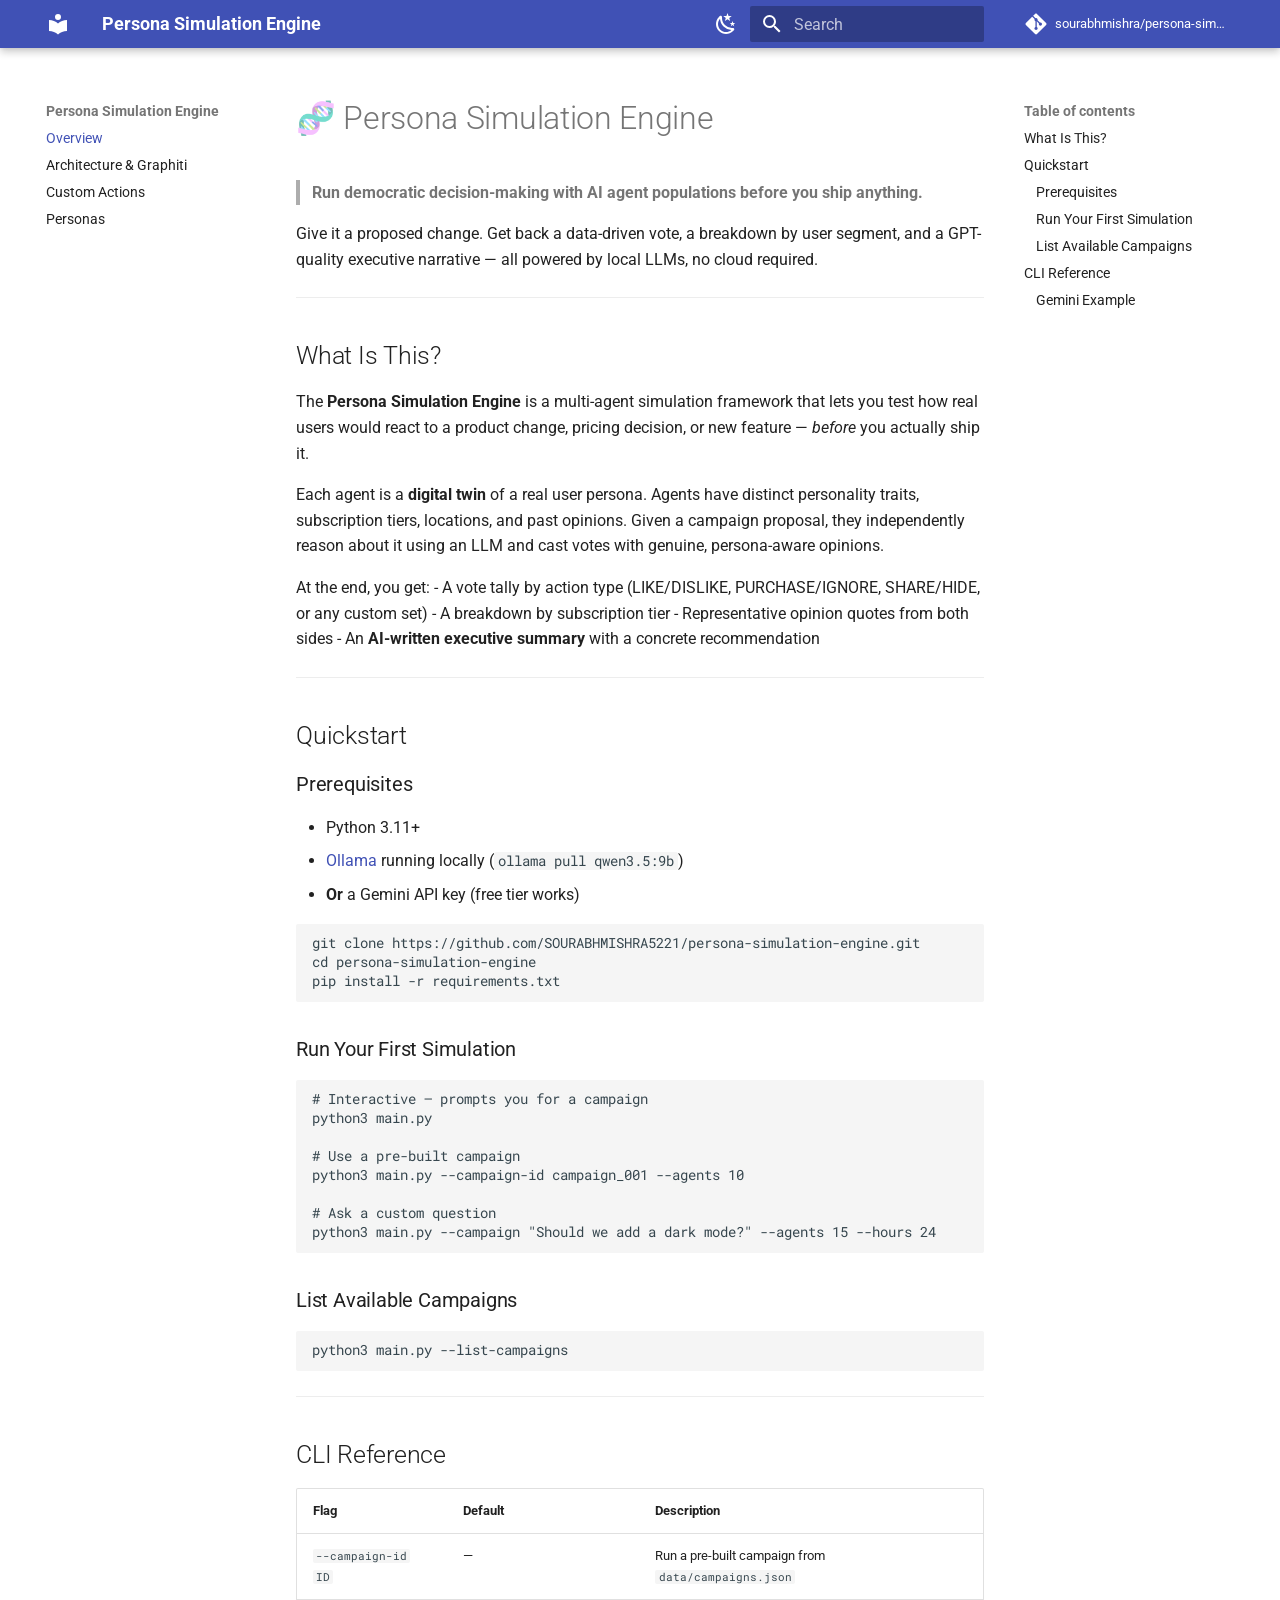
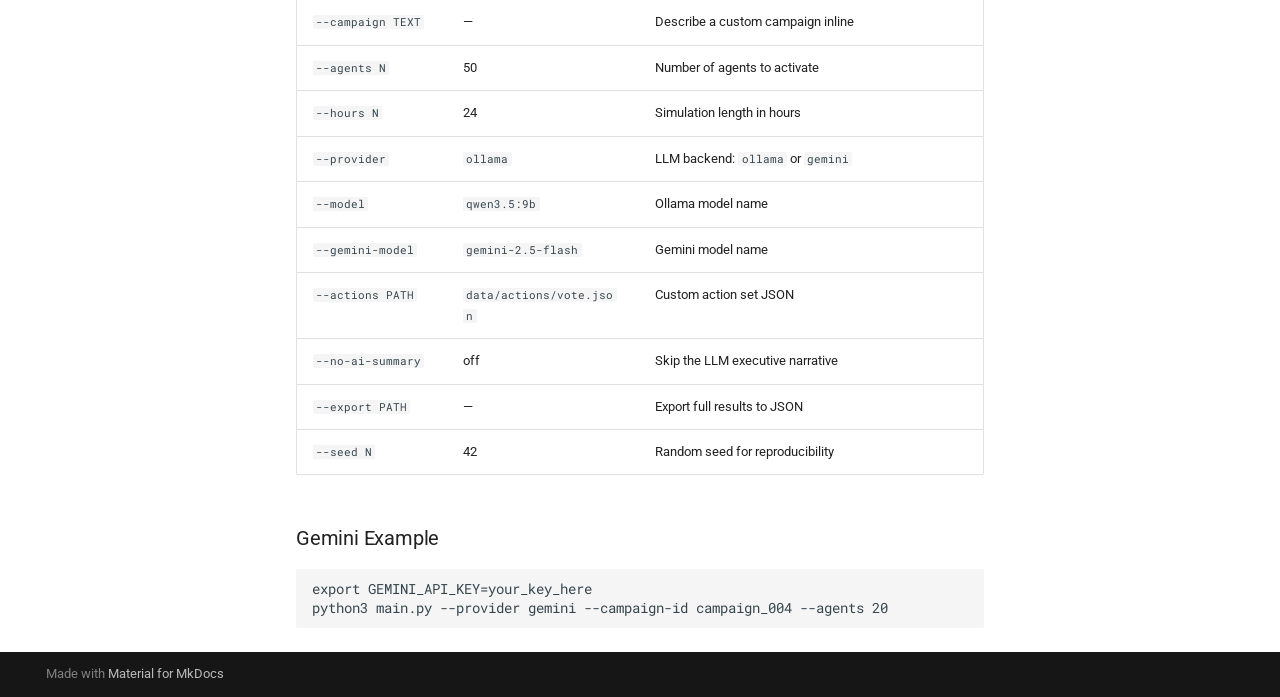
<file: index.html>
<!doctype html>
<html lang="en" class="no-js">
  <head>
    
      <meta charset="utf-8">
      <meta name="viewport" content="width=device-width,initial-scale=1">
      
        <meta name="description" content="Run democratic decision-making with AI agent populations before you ship anything.">
      
      
      
      
      
        <link rel="next" href="architecture/">
      
      
        
      
      
      <link rel="icon" href="assets/images/favicon.png">
      <meta name="generator" content="mkdocs-1.6.1, mkdocs-material-9.7.6">
    
    
      
        <title>Persona Simulation Engine</title>
      
    
    
      <link rel="stylesheet" href="assets/stylesheets/main.484c7ddc.min.css">
      
        
        <link rel="stylesheet" href="assets/stylesheets/palette.ab4e12ef.min.css">
      
      


    
    
      
    
    
      
        
        
        <link rel="preconnect" href="https://fonts.gstatic.com" crossorigin>
        <link rel="stylesheet" href="https://fonts.googleapis.com/css?family=Roboto:300,300i,400,400i,700,700i%7CRoboto+Mono:400,400i,700,700i&display=fallback">
        <style>:root{--md-text-font:"Roboto";--md-code-font:"Roboto Mono"}</style>
      
    
    
    <script>__md_scope=new URL(".",location),__md_hash=e=>[...e].reduce(((e,_)=>(e<<5)-e+_.charCodeAt(0)),0),__md_get=(e,_=localStorage,t=__md_scope)=>JSON.parse(_.getItem(t.pathname+"."+e)),__md_set=(e,_,t=localStorage,a=__md_scope)=>{try{t.setItem(a.pathname+"."+e,JSON.stringify(_))}catch(e){}}</script>
    
      

    
    
  </head>
  
  
    
    
      
    
    
    
    
    <body dir="ltr" data-md-color-scheme="default" data-md-color-primary="indigo" data-md-color-accent="deep-purple">
  
    
    <input class="md-toggle" data-md-toggle="drawer" type="checkbox" id="__drawer" autocomplete="off">
    <input class="md-toggle" data-md-toggle="search" type="checkbox" id="__search" autocomplete="off">
    <label class="md-overlay" for="__drawer"></label>
    <div data-md-component="skip">
      
        
        <a href="#persona-simulation-engine" class="md-skip">
          Skip to content
        </a>
      
    </div>
    <div data-md-component="announce">
      
    </div>
    
    
      

  

<header class="md-header md-header--shadow" data-md-component="header">
  <nav class="md-header__inner md-grid" aria-label="Header">
    <a href="." title="Persona Simulation Engine" class="md-header__button md-logo" aria-label="Persona Simulation Engine" data-md-component="logo">
      
  
  <svg xmlns="http://www.w3.org/2000/svg" viewBox="0 0 24 24"><path d="M12 8a3 3 0 0 0 3-3 3 3 0 0 0-3-3 3 3 0 0 0-3 3 3 3 0 0 0 3 3m0 3.54C9.64 9.35 6.5 8 3 8v11c3.5 0 6.64 1.35 9 3.54 2.36-2.19 5.5-3.54 9-3.54V8c-3.5 0-6.64 1.35-9 3.54"/></svg>

    </a>
    <label class="md-header__button md-icon" for="__drawer">
      
      <svg xmlns="http://www.w3.org/2000/svg" viewBox="0 0 24 24"><path d="M3 6h18v2H3zm0 5h18v2H3zm0 5h18v2H3z"/></svg>
    </label>
    <div class="md-header__title" data-md-component="header-title">
      <div class="md-header__ellipsis">
        <div class="md-header__topic">
          <span class="md-ellipsis">
            Persona Simulation Engine
          </span>
        </div>
        <div class="md-header__topic" data-md-component="header-topic">
          <span class="md-ellipsis">
            
              Overview
            
          </span>
        </div>
      </div>
    </div>
    
      
        <form class="md-header__option" data-md-component="palette">
  
    
    
    
    <input class="md-option" data-md-color-media="(prefers-color-scheme: light)" data-md-color-scheme="default" data-md-color-primary="indigo" data-md-color-accent="deep-purple"  aria-label="Switch to dark mode"  type="radio" name="__palette" id="__palette_0">
    
      <label class="md-header__button md-icon" title="Switch to dark mode" for="__palette_1" hidden>
        <svg xmlns="http://www.w3.org/2000/svg" viewBox="0 0 24 24"><path d="m17.75 4.09-2.53 1.94.91 3.06-2.63-1.81-2.63 1.81.91-3.06-2.53-1.94L12.44 4l1.06-3 1.06 3zm3.5 6.91-1.64 1.25.59 1.98-1.7-1.17-1.7 1.17.59-1.98L15.75 11l2.06-.05L18.5 9l.69 1.95zm-2.28 4.95c.83-.08 1.72 1.1 1.19 1.85-.32.45-.66.87-1.08 1.27C15.17 23 8.84 23 4.94 19.07c-3.91-3.9-3.91-10.24 0-14.14.4-.4.82-.76 1.27-1.08.75-.53 1.93.36 1.85 1.19-.27 2.86.69 5.83 2.89 8.02a9.96 9.96 0 0 0 8.02 2.89m-1.64 2.02a12.08 12.08 0 0 1-7.8-3.47c-2.17-2.19-3.33-5-3.49-7.82-2.81 3.14-2.7 7.96.31 10.98 3.02 3.01 7.84 3.12 10.98.31"/></svg>
      </label>
    
  
    
    
    
    <input class="md-option" data-md-color-media="(prefers-color-scheme: dark)" data-md-color-scheme="slate" data-md-color-primary="indigo" data-md-color-accent="deep-purple"  aria-label="Switch to light mode"  type="radio" name="__palette" id="__palette_1">
    
      <label class="md-header__button md-icon" title="Switch to light mode" for="__palette_0" hidden>
        <svg xmlns="http://www.w3.org/2000/svg" viewBox="0 0 24 24"><path d="M12 7a5 5 0 0 1 5 5 5 5 0 0 1-5 5 5 5 0 0 1-5-5 5 5 0 0 1 5-5m0 2a3 3 0 0 0-3 3 3 3 0 0 0 3 3 3 3 0 0 0 3-3 3 3 0 0 0-3-3m0-7 2.39 3.42C13.65 5.15 12.84 5 12 5s-1.65.15-2.39.42zM3.34 7l4.16-.35A7.2 7.2 0 0 0 5.94 8.5c-.44.74-.69 1.5-.83 2.29zm.02 10 1.76-3.77a7.131 7.131 0 0 0 2.38 4.14zM20.65 7l-1.77 3.79a7.02 7.02 0 0 0-2.38-4.15zm-.01 10-4.14.36c.59-.51 1.12-1.14 1.54-1.86.42-.73.69-1.5.83-2.29zM12 22l-2.41-3.44c.74.27 1.55.44 2.41.44.82 0 1.63-.17 2.37-.44z"/></svg>
      </label>
    
  
</form>
      
    
    
      <script>var palette=__md_get("__palette");if(palette&&palette.color){if("(prefers-color-scheme)"===palette.color.media){var media=matchMedia("(prefers-color-scheme: light)"),input=document.querySelector(media.matches?"[data-md-color-media='(prefers-color-scheme: light)']":"[data-md-color-media='(prefers-color-scheme: dark)']");palette.color.media=input.getAttribute("data-md-color-media"),palette.color.scheme=input.getAttribute("data-md-color-scheme"),palette.color.primary=input.getAttribute("data-md-color-primary"),palette.color.accent=input.getAttribute("data-md-color-accent")}for(var[key,value]of Object.entries(palette.color))document.body.setAttribute("data-md-color-"+key,value)}</script>
    
    
    
      
      
        <label class="md-header__button md-icon" for="__search">
          
          <svg xmlns="http://www.w3.org/2000/svg" viewBox="0 0 24 24"><path d="M9.5 3A6.5 6.5 0 0 1 16 9.5c0 1.61-.59 3.09-1.56 4.23l.27.27h.79l5 5-1.5 1.5-5-5v-.79l-.27-.27A6.52 6.52 0 0 1 9.5 16 6.5 6.5 0 0 1 3 9.5 6.5 6.5 0 0 1 9.5 3m0 2C7 5 5 7 5 9.5S7 14 9.5 14 14 12 14 9.5 12 5 9.5 5"/></svg>
        </label>
        <div class="md-search" data-md-component="search" role="dialog">
  <label class="md-search__overlay" for="__search"></label>
  <div class="md-search__inner" role="search">
    <form class="md-search__form" name="search">
      <input type="text" class="md-search__input" name="query" aria-label="Search" placeholder="Search" autocapitalize="off" autocorrect="off" autocomplete="off" spellcheck="false" data-md-component="search-query" required>
      <label class="md-search__icon md-icon" for="__search">
        
        <svg xmlns="http://www.w3.org/2000/svg" viewBox="0 0 24 24"><path d="M9.5 3A6.5 6.5 0 0 1 16 9.5c0 1.61-.59 3.09-1.56 4.23l.27.27h.79l5 5-1.5 1.5-5-5v-.79l-.27-.27A6.52 6.52 0 0 1 9.5 16 6.5 6.5 0 0 1 3 9.5 6.5 6.5 0 0 1 9.5 3m0 2C7 5 5 7 5 9.5S7 14 9.5 14 14 12 14 9.5 12 5 9.5 5"/></svg>
        
        <svg xmlns="http://www.w3.org/2000/svg" viewBox="0 0 24 24"><path d="M20 11v2H8l5.5 5.5-1.42 1.42L4.16 12l7.92-7.92L13.5 5.5 8 11z"/></svg>
      </label>
      <nav class="md-search__options" aria-label="Search">
        
        <button type="reset" class="md-search__icon md-icon" title="Clear" aria-label="Clear" tabindex="-1">
          
          <svg xmlns="http://www.w3.org/2000/svg" viewBox="0 0 24 24"><path d="M19 6.41 17.59 5 12 10.59 6.41 5 5 6.41 10.59 12 5 17.59 6.41 19 12 13.41 17.59 19 19 17.59 13.41 12z"/></svg>
        </button>
      </nav>
      
    </form>
    <div class="md-search__output">
      <div class="md-search__scrollwrap" tabindex="0" data-md-scrollfix>
        <div class="md-search-result" data-md-component="search-result">
          <div class="md-search-result__meta">
            Initializing search
          </div>
          <ol class="md-search-result__list" role="presentation"></ol>
        </div>
      </div>
    </div>
  </div>
</div>
      
    
    
      <div class="md-header__source">
        <a href="https://github.com/SOURABHMISHRA5221/persona-simulation-engine" title="Go to repository" class="md-source" data-md-component="source">
  <div class="md-source__icon md-icon">
    
    <svg xmlns="http://www.w3.org/2000/svg" viewBox="0 0 448 512"><!--! Font Awesome Free 7.1.0 by @fontawesome - https://fontawesome.com License - https://fontawesome.com/license/free (Icons: CC BY 4.0, Fonts: SIL OFL 1.1, Code: MIT License) Copyright 2025 Fonticons, Inc.--><path d="M439.6 236.1 244 40.5c-5.4-5.5-12.8-8.5-20.4-8.5s-15 3-20.4 8.4L162.5 81l51.5 51.5c27.1-9.1 52.7 16.8 43.4 43.7l49.7 49.7c34.2-11.8 61.2 31 35.5 56.7-26.5 26.5-70.2-2.9-56-37.3L240.3 199v121.9c25.3 12.5 22.3 41.8 9.1 55-6.4 6.4-15.2 10.1-24.3 10.1s-17.8-3.6-24.3-10.1c-17.6-17.6-11.1-46.9 11.2-56v-123c-20.8-8.5-24.6-30.7-18.6-45L142.6 101 8.5 235.1C3 240.6 0 247.9 0 255.5s3 15 8.5 20.4l195.6 195.7c5.4 5.4 12.7 8.4 20.4 8.4s15-3 20.4-8.4l194.7-194.7c5.4-5.4 8.4-12.8 8.4-20.4s-3-15-8.4-20.4"/></svg>
  </div>
  <div class="md-source__repository">
    sourabhmishra/persona-simulation-engine
  </div>
</a>
      </div>
    
  </nav>
  
</header>
    
    <div class="md-container" data-md-component="container">
      
      
        
          
        
      
      <main class="md-main" data-md-component="main">
        <div class="md-main__inner md-grid">
          
            
              
              <div class="md-sidebar md-sidebar--primary" data-md-component="sidebar" data-md-type="navigation" >
                <div class="md-sidebar__scrollwrap">
                  <div class="md-sidebar__inner">
                    



<nav class="md-nav md-nav--primary" aria-label="Navigation" data-md-level="0">
  <label class="md-nav__title" for="__drawer">
    <a href="." title="Persona Simulation Engine" class="md-nav__button md-logo" aria-label="Persona Simulation Engine" data-md-component="logo">
      
  
  <svg xmlns="http://www.w3.org/2000/svg" viewBox="0 0 24 24"><path d="M12 8a3 3 0 0 0 3-3 3 3 0 0 0-3-3 3 3 0 0 0-3 3 3 3 0 0 0 3 3m0 3.54C9.64 9.35 6.5 8 3 8v11c3.5 0 6.64 1.35 9 3.54 2.36-2.19 5.5-3.54 9-3.54V8c-3.5 0-6.64 1.35-9 3.54"/></svg>

    </a>
    Persona Simulation Engine
  </label>
  
    <div class="md-nav__source">
      <a href="https://github.com/SOURABHMISHRA5221/persona-simulation-engine" title="Go to repository" class="md-source" data-md-component="source">
  <div class="md-source__icon md-icon">
    
    <svg xmlns="http://www.w3.org/2000/svg" viewBox="0 0 448 512"><!--! Font Awesome Free 7.1.0 by @fontawesome - https://fontawesome.com License - https://fontawesome.com/license/free (Icons: CC BY 4.0, Fonts: SIL OFL 1.1, Code: MIT License) Copyright 2025 Fonticons, Inc.--><path d="M439.6 236.1 244 40.5c-5.4-5.5-12.8-8.5-20.4-8.5s-15 3-20.4 8.4L162.5 81l51.5 51.5c27.1-9.1 52.7 16.8 43.4 43.7l49.7 49.7c34.2-11.8 61.2 31 35.5 56.7-26.5 26.5-70.2-2.9-56-37.3L240.3 199v121.9c25.3 12.5 22.3 41.8 9.1 55-6.4 6.4-15.2 10.1-24.3 10.1s-17.8-3.6-24.3-10.1c-17.6-17.6-11.1-46.9 11.2-56v-123c-20.8-8.5-24.6-30.7-18.6-45L142.6 101 8.5 235.1C3 240.6 0 247.9 0 255.5s3 15 8.5 20.4l195.6 195.7c5.4 5.4 12.7 8.4 20.4 8.4s15-3 20.4-8.4l194.7-194.7c5.4-5.4 8.4-12.8 8.4-20.4s-3-15-8.4-20.4"/></svg>
  </div>
  <div class="md-source__repository">
    sourabhmishra/persona-simulation-engine
  </div>
</a>
    </div>
  
  <ul class="md-nav__list" data-md-scrollfix>
    
      
      
  
  
    
  
  
  
    <li class="md-nav__item md-nav__item--active">
      
      <input class="md-nav__toggle md-toggle" type="checkbox" id="__toc">
      
      
        
      
      
        <label class="md-nav__link md-nav__link--active" for="__toc">
          
  
  
  <span class="md-ellipsis">
    
  
    Overview
  

    
  </span>
  
  

          <span class="md-nav__icon md-icon"></span>
        </label>
      
      <a href="." class="md-nav__link md-nav__link--active">
        
  
  
  <span class="md-ellipsis">
    
  
    Overview
  

    
  </span>
  
  

      </a>
      
        

<nav class="md-nav md-nav--secondary" aria-label="Table of contents">
  
  
  
    
  
  
    <label class="md-nav__title" for="__toc">
      <span class="md-nav__icon md-icon"></span>
      Table of contents
    </label>
    <ul class="md-nav__list" data-md-component="toc" data-md-scrollfix>
      
        <li class="md-nav__item">
  <a href="#what-is-this" class="md-nav__link">
    <span class="md-ellipsis">
      
        What Is This?
      
    </span>
  </a>
  
</li>
      
        <li class="md-nav__item">
  <a href="#quickstart" class="md-nav__link">
    <span class="md-ellipsis">
      
        Quickstart
      
    </span>
  </a>
  
    <nav class="md-nav" aria-label="Quickstart">
      <ul class="md-nav__list">
        
          <li class="md-nav__item">
  <a href="#prerequisites" class="md-nav__link">
    <span class="md-ellipsis">
      
        Prerequisites
      
    </span>
  </a>
  
</li>
        
          <li class="md-nav__item">
  <a href="#run-your-first-simulation" class="md-nav__link">
    <span class="md-ellipsis">
      
        Run Your First Simulation
      
    </span>
  </a>
  
</li>
        
          <li class="md-nav__item">
  <a href="#list-available-campaigns" class="md-nav__link">
    <span class="md-ellipsis">
      
        List Available Campaigns
      
    </span>
  </a>
  
</li>
        
      </ul>
    </nav>
  
</li>
      
        <li class="md-nav__item">
  <a href="#cli-reference" class="md-nav__link">
    <span class="md-ellipsis">
      
        CLI Reference
      
    </span>
  </a>
  
    <nav class="md-nav" aria-label="CLI Reference">
      <ul class="md-nav__list">
        
          <li class="md-nav__item">
  <a href="#gemini-example" class="md-nav__link">
    <span class="md-ellipsis">
      
        Gemini Example
      
    </span>
  </a>
  
</li>
        
      </ul>
    </nav>
  
</li>
      
    </ul>
  
</nav>
      
    </li>
  

    
      
      
  
  
  
  
    <li class="md-nav__item">
      <a href="architecture/" class="md-nav__link">
        
  
  
  <span class="md-ellipsis">
    
  
    Architecture & Graphiti
  

    
  </span>
  
  

      </a>
    </li>
  

    
      
      
  
  
  
  
    <li class="md-nav__item">
      <a href="custom_actions/" class="md-nav__link">
        
  
  
  <span class="md-ellipsis">
    
  
    Custom Actions
  

    
  </span>
  
  

      </a>
    </li>
  

    
      
      
  
  
  
  
    <li class="md-nav__item">
      <a href="personas/" class="md-nav__link">
        
  
  
  <span class="md-ellipsis">
    
  
    Personas
  

    
  </span>
  
  

      </a>
    </li>
  

    
  </ul>
</nav>
                  </div>
                </div>
              </div>
            
            
              
              <div class="md-sidebar md-sidebar--secondary" data-md-component="sidebar" data-md-type="toc" >
                <div class="md-sidebar__scrollwrap">
                  <div class="md-sidebar__inner">
                    

<nav class="md-nav md-nav--secondary" aria-label="Table of contents">
  
  
  
    
  
  
    <label class="md-nav__title" for="__toc">
      <span class="md-nav__icon md-icon"></span>
      Table of contents
    </label>
    <ul class="md-nav__list" data-md-component="toc" data-md-scrollfix>
      
        <li class="md-nav__item">
  <a href="#what-is-this" class="md-nav__link">
    <span class="md-ellipsis">
      
        What Is This?
      
    </span>
  </a>
  
</li>
      
        <li class="md-nav__item">
  <a href="#quickstart" class="md-nav__link">
    <span class="md-ellipsis">
      
        Quickstart
      
    </span>
  </a>
  
    <nav class="md-nav" aria-label="Quickstart">
      <ul class="md-nav__list">
        
          <li class="md-nav__item">
  <a href="#prerequisites" class="md-nav__link">
    <span class="md-ellipsis">
      
        Prerequisites
      
    </span>
  </a>
  
</li>
        
          <li class="md-nav__item">
  <a href="#run-your-first-simulation" class="md-nav__link">
    <span class="md-ellipsis">
      
        Run Your First Simulation
      
    </span>
  </a>
  
</li>
        
          <li class="md-nav__item">
  <a href="#list-available-campaigns" class="md-nav__link">
    <span class="md-ellipsis">
      
        List Available Campaigns
      
    </span>
  </a>
  
</li>
        
      </ul>
    </nav>
  
</li>
      
        <li class="md-nav__item">
  <a href="#cli-reference" class="md-nav__link">
    <span class="md-ellipsis">
      
        CLI Reference
      
    </span>
  </a>
  
    <nav class="md-nav" aria-label="CLI Reference">
      <ul class="md-nav__list">
        
          <li class="md-nav__item">
  <a href="#gemini-example" class="md-nav__link">
    <span class="md-ellipsis">
      
        Gemini Example
      
    </span>
  </a>
  
</li>
        
      </ul>
    </nav>
  
</li>
      
    </ul>
  
</nav>
                  </div>
                </div>
              </div>
            
          
          
            <div class="md-content" data-md-component="content">
              
              <article class="md-content__inner md-typeset">
                
                  


  
  


<h1 id="persona-simulation-engine">🧬 Persona Simulation Engine</h1>
<blockquote>
<p><strong>Run democratic decision-making with AI agent populations before you ship anything.</strong></p>
</blockquote>
<p>Give it a proposed change. Get back a data-driven vote, a breakdown by user segment, and a GPT-quality executive narrative — all powered by local LLMs, no cloud required.</p>
<hr />
<h2 id="what-is-this">What Is This?</h2>
<p>The <strong>Persona Simulation Engine</strong> is a multi-agent simulation framework that lets you test how real users would react to a product change, pricing decision, or new feature — <em>before</em> you actually ship it.</p>
<p>Each agent is a <strong>digital twin</strong> of a real user persona. Agents have distinct personality traits, subscription tiers, locations, and past opinions. Given a campaign proposal, they independently reason about it using an LLM and cast votes with genuine, persona-aware opinions.</p>
<p>At the end, you get:
- A vote tally by action type (LIKE/DISLIKE, PURCHASE/IGNORE, SHARE/HIDE, or any custom set)
- A breakdown by subscription tier
- Representative opinion quotes from both sides
- An <strong>AI-written executive summary</strong> with a concrete recommendation</p>
<hr />
<h2 id="quickstart">Quickstart</h2>
<h3 id="prerequisites">Prerequisites</h3>
<ul>
<li>Python 3.11+</li>
<li><a href="https://ollama.com">Ollama</a> running locally (<code>ollama pull qwen3.5:9b</code>)</li>
<li><strong>Or</strong> a Gemini API key (free tier works)</li>
</ul>
<pre><code class="language-bash">git clone https://github.com/SOURABHMISHRA5221/persona-simulation-engine.git
cd persona-simulation-engine
pip install -r requirements.txt
</code></pre>
<h3 id="run-your-first-simulation">Run Your First Simulation</h3>
<pre><code class="language-bash"># Interactive — prompts you for a campaign
python3 main.py

# Use a pre-built campaign
python3 main.py --campaign-id campaign_001 --agents 10

# Ask a custom question
python3 main.py --campaign &quot;Should we add a dark mode?&quot; --agents 15 --hours 24
</code></pre>
<h3 id="list-available-campaigns">List Available Campaigns</h3>
<pre><code class="language-bash">python3 main.py --list-campaigns
</code></pre>
<hr />
<h2 id="cli-reference">CLI Reference</h2>
<table>
<thead>
<tr>
<th>Flag</th>
<th>Default</th>
<th>Description</th>
</tr>
</thead>
<tbody>
<tr>
<td><code>--campaign-id ID</code></td>
<td>—</td>
<td>Run a pre-built campaign from <code>data/campaigns.json</code></td>
</tr>
<tr>
<td><code>--campaign TEXT</code></td>
<td>—</td>
<td>Describe a custom campaign inline</td>
</tr>
<tr>
<td><code>--agents N</code></td>
<td>50</td>
<td>Number of agents to activate</td>
</tr>
<tr>
<td><code>--hours N</code></td>
<td>24</td>
<td>Simulation length in hours</td>
</tr>
<tr>
<td><code>--provider</code></td>
<td><code>ollama</code></td>
<td>LLM backend: <code>ollama</code> or <code>gemini</code></td>
</tr>
<tr>
<td><code>--model</code></td>
<td><code>qwen3.5:9b</code></td>
<td>Ollama model name</td>
</tr>
<tr>
<td><code>--gemini-model</code></td>
<td><code>gemini-2.5-flash</code></td>
<td>Gemini model name</td>
</tr>
<tr>
<td><code>--actions PATH</code></td>
<td><code>data/actions/vote.json</code></td>
<td>Custom action set JSON</td>
</tr>
<tr>
<td><code>--no-ai-summary</code></td>
<td>off</td>
<td>Skip the LLM executive narrative</td>
</tr>
<tr>
<td><code>--export PATH</code></td>
<td>—</td>
<td>Export full results to JSON</td>
</tr>
<tr>
<td><code>--seed N</code></td>
<td>42</td>
<td>Random seed for reproducibility</td>
</tr>
</tbody>
</table>
<h3 id="gemini-example">Gemini Example</h3>
<pre><code class="language-bash">export GEMINI_API_KEY=your_key_here
python3 main.py --provider gemini --campaign-id campaign_004 --agents 20
</code></pre>












                
              </article>
            </div>
          
          
<script>var target=document.getElementById(location.hash.slice(1));target&&target.name&&(target.checked=target.name.startsWith("__tabbed_"))</script>
        </div>
        
      </main>
      
        <footer class="md-footer">
  
  <div class="md-footer-meta md-typeset">
    <div class="md-footer-meta__inner md-grid">
      <div class="md-copyright">
  
  
    Made with
    <a href="https://squidfunk.github.io/mkdocs-material/" target="_blank" rel="noopener">
      Material for MkDocs
    </a>
  
</div>
      
    </div>
  </div>
</footer>
      
    </div>
    <div class="md-dialog" data-md-component="dialog">
      <div class="md-dialog__inner md-typeset"></div>
    </div>
    
    
    
      
      
      <script id="__config" type="application/json">{"annotate": null, "base": ".", "features": [], "search": "assets/javascripts/workers/search.2c215733.min.js", "tags": null, "translations": {"clipboard.copied": "Copied to clipboard", "clipboard.copy": "Copy to clipboard", "search.result.more.one": "1 more on this page", "search.result.more.other": "# more on this page", "search.result.none": "No matching documents", "search.result.one": "1 matching document", "search.result.other": "# matching documents", "search.result.placeholder": "Type to start searching", "search.result.term.missing": "Missing", "select.version": "Select version"}, "version": null}</script>
    
    
      <script src="assets/javascripts/bundle.79ae519e.min.js"></script>
      
    
  </body>
</html>
</file>
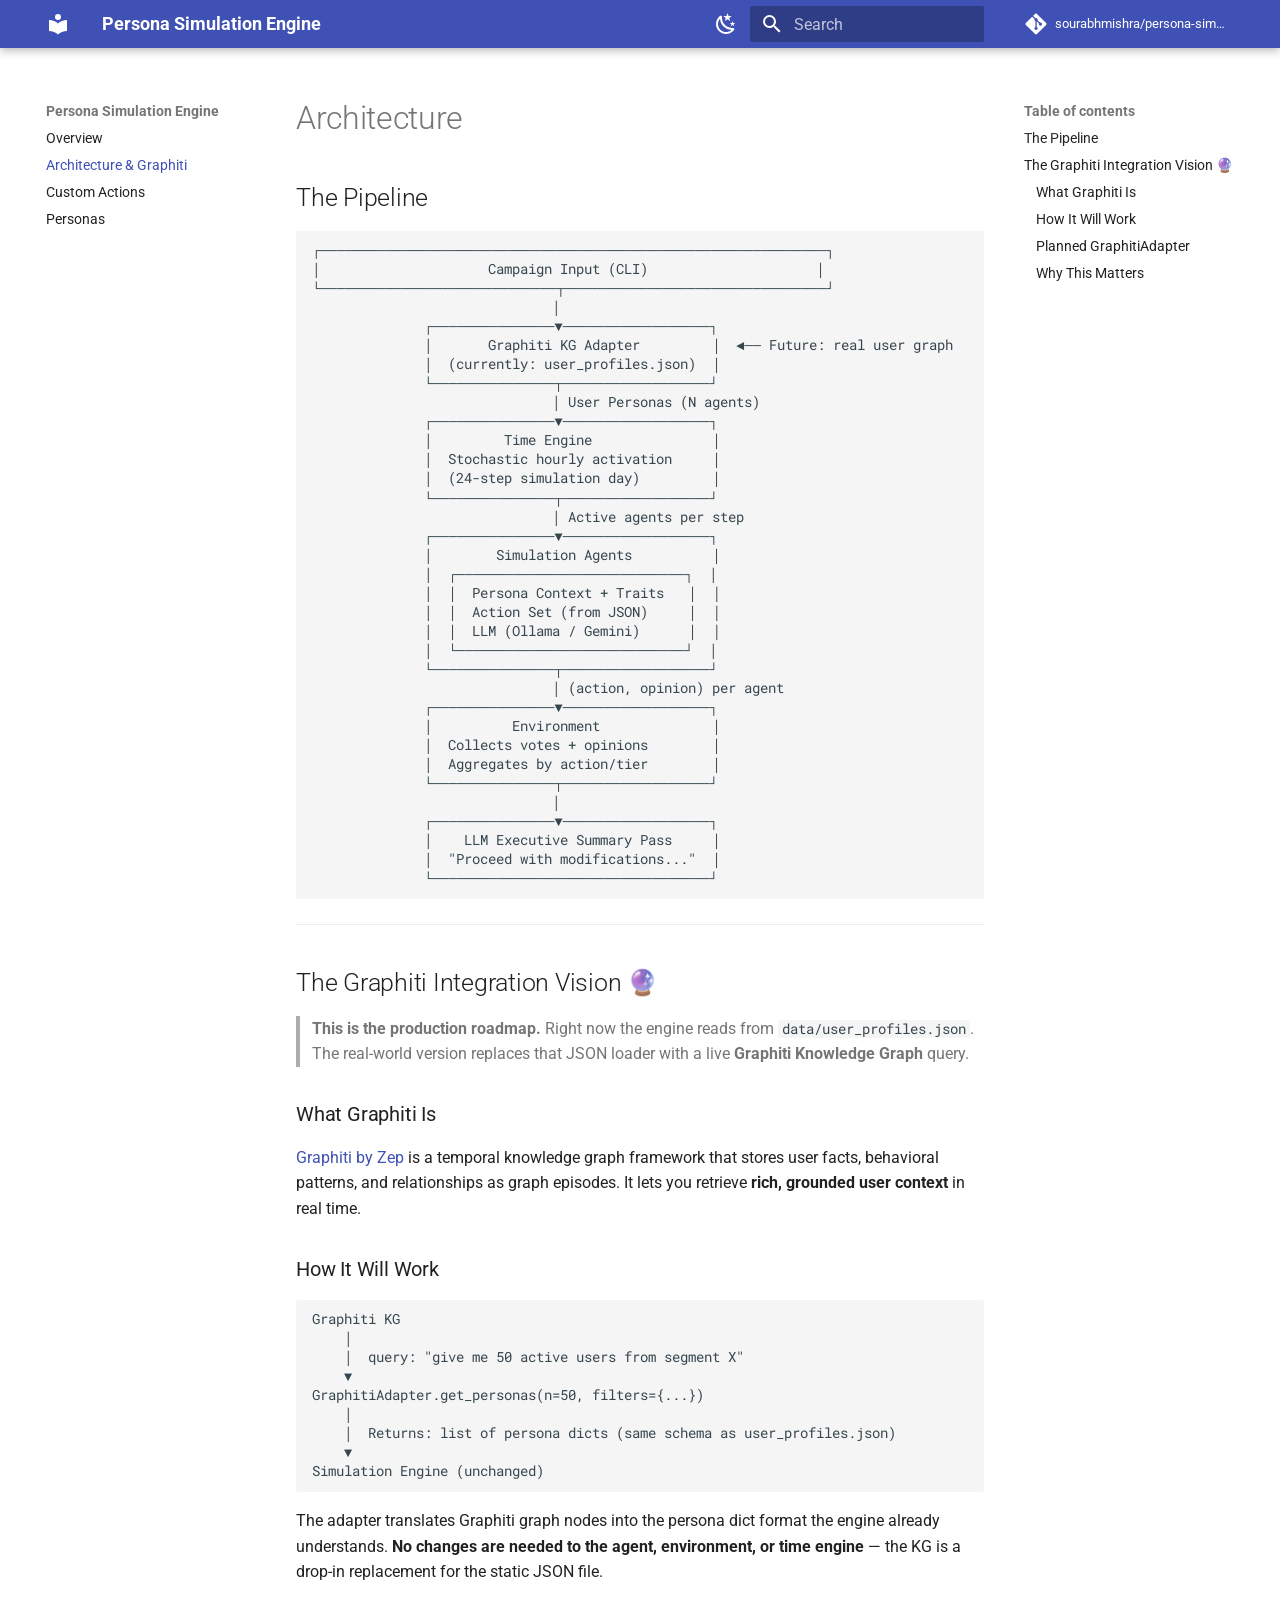
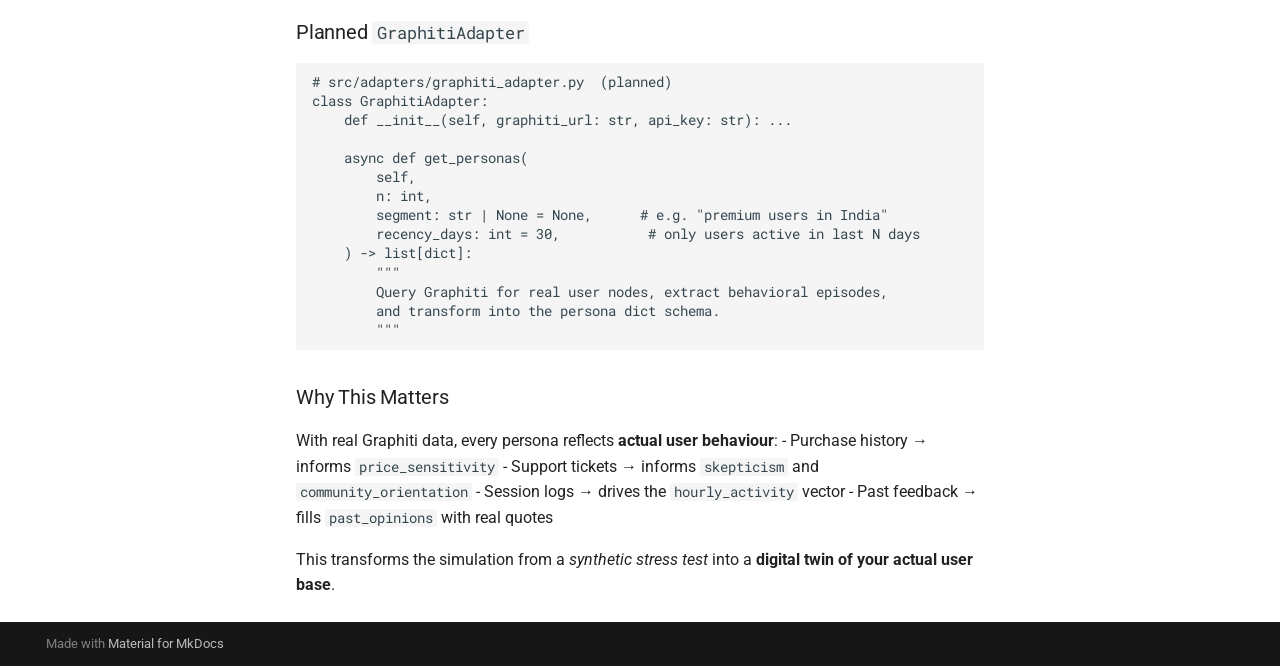
<file: architecture/index.html>
<!doctype html>
<html lang="en" class="no-js">
  <head>
    
      <meta charset="utf-8">
      <meta name="viewport" content="width=device-width,initial-scale=1">
      
        <meta name="description" content="Run democratic decision-making with AI agent populations before you ship anything.">
      
      
      
      
        <link rel="prev" href="..">
      
      
        <link rel="next" href="../custom_actions/">
      
      
        
      
      
      <link rel="icon" href="../assets/images/favicon.png">
      <meta name="generator" content="mkdocs-1.6.1, mkdocs-material-9.7.6">
    
    
      
        <title>Architecture & Graphiti - Persona Simulation Engine</title>
      
    
    
      <link rel="stylesheet" href="../assets/stylesheets/main.484c7ddc.min.css">
      
        
        <link rel="stylesheet" href="../assets/stylesheets/palette.ab4e12ef.min.css">
      
      


    
    
      
    
    
      
        
        
        <link rel="preconnect" href="https://fonts.gstatic.com" crossorigin>
        <link rel="stylesheet" href="https://fonts.googleapis.com/css?family=Roboto:300,300i,400,400i,700,700i%7CRoboto+Mono:400,400i,700,700i&display=fallback">
        <style>:root{--md-text-font:"Roboto";--md-code-font:"Roboto Mono"}</style>
      
    
    
    <script>__md_scope=new URL("..",location),__md_hash=e=>[...e].reduce(((e,_)=>(e<<5)-e+_.charCodeAt(0)),0),__md_get=(e,_=localStorage,t=__md_scope)=>JSON.parse(_.getItem(t.pathname+"."+e)),__md_set=(e,_,t=localStorage,a=__md_scope)=>{try{t.setItem(a.pathname+"."+e,JSON.stringify(_))}catch(e){}}</script>
    
      

    
    
  </head>
  
  
    
    
      
    
    
    
    
    <body dir="ltr" data-md-color-scheme="default" data-md-color-primary="indigo" data-md-color-accent="deep-purple">
  
    
    <input class="md-toggle" data-md-toggle="drawer" type="checkbox" id="__drawer" autocomplete="off">
    <input class="md-toggle" data-md-toggle="search" type="checkbox" id="__search" autocomplete="off">
    <label class="md-overlay" for="__drawer"></label>
    <div data-md-component="skip">
      
        
        <a href="#architecture" class="md-skip">
          Skip to content
        </a>
      
    </div>
    <div data-md-component="announce">
      
    </div>
    
    
      

  

<header class="md-header md-header--shadow" data-md-component="header">
  <nav class="md-header__inner md-grid" aria-label="Header">
    <a href=".." title="Persona Simulation Engine" class="md-header__button md-logo" aria-label="Persona Simulation Engine" data-md-component="logo">
      
  
  <svg xmlns="http://www.w3.org/2000/svg" viewBox="0 0 24 24"><path d="M12 8a3 3 0 0 0 3-3 3 3 0 0 0-3-3 3 3 0 0 0-3 3 3 3 0 0 0 3 3m0 3.54C9.64 9.35 6.5 8 3 8v11c3.5 0 6.64 1.35 9 3.54 2.36-2.19 5.5-3.54 9-3.54V8c-3.5 0-6.64 1.35-9 3.54"/></svg>

    </a>
    <label class="md-header__button md-icon" for="__drawer">
      
      <svg xmlns="http://www.w3.org/2000/svg" viewBox="0 0 24 24"><path d="M3 6h18v2H3zm0 5h18v2H3zm0 5h18v2H3z"/></svg>
    </label>
    <div class="md-header__title" data-md-component="header-title">
      <div class="md-header__ellipsis">
        <div class="md-header__topic">
          <span class="md-ellipsis">
            Persona Simulation Engine
          </span>
        </div>
        <div class="md-header__topic" data-md-component="header-topic">
          <span class="md-ellipsis">
            
              Architecture & Graphiti
            
          </span>
        </div>
      </div>
    </div>
    
      
        <form class="md-header__option" data-md-component="palette">
  
    
    
    
    <input class="md-option" data-md-color-media="(prefers-color-scheme: light)" data-md-color-scheme="default" data-md-color-primary="indigo" data-md-color-accent="deep-purple"  aria-label="Switch to dark mode"  type="radio" name="__palette" id="__palette_0">
    
      <label class="md-header__button md-icon" title="Switch to dark mode" for="__palette_1" hidden>
        <svg xmlns="http://www.w3.org/2000/svg" viewBox="0 0 24 24"><path d="m17.75 4.09-2.53 1.94.91 3.06-2.63-1.81-2.63 1.81.91-3.06-2.53-1.94L12.44 4l1.06-3 1.06 3zm3.5 6.91-1.64 1.25.59 1.98-1.7-1.17-1.7 1.17.59-1.98L15.75 11l2.06-.05L18.5 9l.69 1.95zm-2.28 4.95c.83-.08 1.72 1.1 1.19 1.85-.32.45-.66.87-1.08 1.27C15.17 23 8.84 23 4.94 19.07c-3.91-3.9-3.91-10.24 0-14.14.4-.4.82-.76 1.27-1.08.75-.53 1.93.36 1.85 1.19-.27 2.86.69 5.83 2.89 8.02a9.96 9.96 0 0 0 8.02 2.89m-1.64 2.02a12.08 12.08 0 0 1-7.8-3.47c-2.17-2.19-3.33-5-3.49-7.82-2.81 3.14-2.7 7.96.31 10.98 3.02 3.01 7.84 3.12 10.98.31"/></svg>
      </label>
    
  
    
    
    
    <input class="md-option" data-md-color-media="(prefers-color-scheme: dark)" data-md-color-scheme="slate" data-md-color-primary="indigo" data-md-color-accent="deep-purple"  aria-label="Switch to light mode"  type="radio" name="__palette" id="__palette_1">
    
      <label class="md-header__button md-icon" title="Switch to light mode" for="__palette_0" hidden>
        <svg xmlns="http://www.w3.org/2000/svg" viewBox="0 0 24 24"><path d="M12 7a5 5 0 0 1 5 5 5 5 0 0 1-5 5 5 5 0 0 1-5-5 5 5 0 0 1 5-5m0 2a3 3 0 0 0-3 3 3 3 0 0 0 3 3 3 3 0 0 0 3-3 3 3 0 0 0-3-3m0-7 2.39 3.42C13.65 5.15 12.84 5 12 5s-1.65.15-2.39.42zM3.34 7l4.16-.35A7.2 7.2 0 0 0 5.94 8.5c-.44.74-.69 1.5-.83 2.29zm.02 10 1.76-3.77a7.131 7.131 0 0 0 2.38 4.14zM20.65 7l-1.77 3.79a7.02 7.02 0 0 0-2.38-4.15zm-.01 10-4.14.36c.59-.51 1.12-1.14 1.54-1.86.42-.73.69-1.5.83-2.29zM12 22l-2.41-3.44c.74.27 1.55.44 2.41.44.82 0 1.63-.17 2.37-.44z"/></svg>
      </label>
    
  
</form>
      
    
    
      <script>var palette=__md_get("__palette");if(palette&&palette.color){if("(prefers-color-scheme)"===palette.color.media){var media=matchMedia("(prefers-color-scheme: light)"),input=document.querySelector(media.matches?"[data-md-color-media='(prefers-color-scheme: light)']":"[data-md-color-media='(prefers-color-scheme: dark)']");palette.color.media=input.getAttribute("data-md-color-media"),palette.color.scheme=input.getAttribute("data-md-color-scheme"),palette.color.primary=input.getAttribute("data-md-color-primary"),palette.color.accent=input.getAttribute("data-md-color-accent")}for(var[key,value]of Object.entries(palette.color))document.body.setAttribute("data-md-color-"+key,value)}</script>
    
    
    
      
      
        <label class="md-header__button md-icon" for="__search">
          
          <svg xmlns="http://www.w3.org/2000/svg" viewBox="0 0 24 24"><path d="M9.5 3A6.5 6.5 0 0 1 16 9.5c0 1.61-.59 3.09-1.56 4.23l.27.27h.79l5 5-1.5 1.5-5-5v-.79l-.27-.27A6.52 6.52 0 0 1 9.5 16 6.5 6.5 0 0 1 3 9.5 6.5 6.5 0 0 1 9.5 3m0 2C7 5 5 7 5 9.5S7 14 9.5 14 14 12 14 9.5 12 5 9.5 5"/></svg>
        </label>
        <div class="md-search" data-md-component="search" role="dialog">
  <label class="md-search__overlay" for="__search"></label>
  <div class="md-search__inner" role="search">
    <form class="md-search__form" name="search">
      <input type="text" class="md-search__input" name="query" aria-label="Search" placeholder="Search" autocapitalize="off" autocorrect="off" autocomplete="off" spellcheck="false" data-md-component="search-query" required>
      <label class="md-search__icon md-icon" for="__search">
        
        <svg xmlns="http://www.w3.org/2000/svg" viewBox="0 0 24 24"><path d="M9.5 3A6.5 6.5 0 0 1 16 9.5c0 1.61-.59 3.09-1.56 4.23l.27.27h.79l5 5-1.5 1.5-5-5v-.79l-.27-.27A6.52 6.52 0 0 1 9.5 16 6.5 6.5 0 0 1 3 9.5 6.5 6.5 0 0 1 9.5 3m0 2C7 5 5 7 5 9.5S7 14 9.5 14 14 12 14 9.5 12 5 9.5 5"/></svg>
        
        <svg xmlns="http://www.w3.org/2000/svg" viewBox="0 0 24 24"><path d="M20 11v2H8l5.5 5.5-1.42 1.42L4.16 12l7.92-7.92L13.5 5.5 8 11z"/></svg>
      </label>
      <nav class="md-search__options" aria-label="Search">
        
        <button type="reset" class="md-search__icon md-icon" title="Clear" aria-label="Clear" tabindex="-1">
          
          <svg xmlns="http://www.w3.org/2000/svg" viewBox="0 0 24 24"><path d="M19 6.41 17.59 5 12 10.59 6.41 5 5 6.41 10.59 12 5 17.59 6.41 19 12 13.41 17.59 19 19 17.59 13.41 12z"/></svg>
        </button>
      </nav>
      
    </form>
    <div class="md-search__output">
      <div class="md-search__scrollwrap" tabindex="0" data-md-scrollfix>
        <div class="md-search-result" data-md-component="search-result">
          <div class="md-search-result__meta">
            Initializing search
          </div>
          <ol class="md-search-result__list" role="presentation"></ol>
        </div>
      </div>
    </div>
  </div>
</div>
      
    
    
      <div class="md-header__source">
        <a href="https://github.com/SOURABHMISHRA5221/persona-simulation-engine" title="Go to repository" class="md-source" data-md-component="source">
  <div class="md-source__icon md-icon">
    
    <svg xmlns="http://www.w3.org/2000/svg" viewBox="0 0 448 512"><!--! Font Awesome Free 7.1.0 by @fontawesome - https://fontawesome.com License - https://fontawesome.com/license/free (Icons: CC BY 4.0, Fonts: SIL OFL 1.1, Code: MIT License) Copyright 2025 Fonticons, Inc.--><path d="M439.6 236.1 244 40.5c-5.4-5.5-12.8-8.5-20.4-8.5s-15 3-20.4 8.4L162.5 81l51.5 51.5c27.1-9.1 52.7 16.8 43.4 43.7l49.7 49.7c34.2-11.8 61.2 31 35.5 56.7-26.5 26.5-70.2-2.9-56-37.3L240.3 199v121.9c25.3 12.5 22.3 41.8 9.1 55-6.4 6.4-15.2 10.1-24.3 10.1s-17.8-3.6-24.3-10.1c-17.6-17.6-11.1-46.9 11.2-56v-123c-20.8-8.5-24.6-30.7-18.6-45L142.6 101 8.5 235.1C3 240.6 0 247.9 0 255.5s3 15 8.5 20.4l195.6 195.7c5.4 5.4 12.7 8.4 20.4 8.4s15-3 20.4-8.4l194.7-194.7c5.4-5.4 8.4-12.8 8.4-20.4s-3-15-8.4-20.4"/></svg>
  </div>
  <div class="md-source__repository">
    sourabhmishra/persona-simulation-engine
  </div>
</a>
      </div>
    
  </nav>
  
</header>
    
    <div class="md-container" data-md-component="container">
      
      
        
          
        
      
      <main class="md-main" data-md-component="main">
        <div class="md-main__inner md-grid">
          
            
              
              <div class="md-sidebar md-sidebar--primary" data-md-component="sidebar" data-md-type="navigation" >
                <div class="md-sidebar__scrollwrap">
                  <div class="md-sidebar__inner">
                    



<nav class="md-nav md-nav--primary" aria-label="Navigation" data-md-level="0">
  <label class="md-nav__title" for="__drawer">
    <a href=".." title="Persona Simulation Engine" class="md-nav__button md-logo" aria-label="Persona Simulation Engine" data-md-component="logo">
      
  
  <svg xmlns="http://www.w3.org/2000/svg" viewBox="0 0 24 24"><path d="M12 8a3 3 0 0 0 3-3 3 3 0 0 0-3-3 3 3 0 0 0-3 3 3 3 0 0 0 3 3m0 3.54C9.64 9.35 6.5 8 3 8v11c3.5 0 6.64 1.35 9 3.54 2.36-2.19 5.5-3.54 9-3.54V8c-3.5 0-6.64 1.35-9 3.54"/></svg>

    </a>
    Persona Simulation Engine
  </label>
  
    <div class="md-nav__source">
      <a href="https://github.com/SOURABHMISHRA5221/persona-simulation-engine" title="Go to repository" class="md-source" data-md-component="source">
  <div class="md-source__icon md-icon">
    
    <svg xmlns="http://www.w3.org/2000/svg" viewBox="0 0 448 512"><!--! Font Awesome Free 7.1.0 by @fontawesome - https://fontawesome.com License - https://fontawesome.com/license/free (Icons: CC BY 4.0, Fonts: SIL OFL 1.1, Code: MIT License) Copyright 2025 Fonticons, Inc.--><path d="M439.6 236.1 244 40.5c-5.4-5.5-12.8-8.5-20.4-8.5s-15 3-20.4 8.4L162.5 81l51.5 51.5c27.1-9.1 52.7 16.8 43.4 43.7l49.7 49.7c34.2-11.8 61.2 31 35.5 56.7-26.5 26.5-70.2-2.9-56-37.3L240.3 199v121.9c25.3 12.5 22.3 41.8 9.1 55-6.4 6.4-15.2 10.1-24.3 10.1s-17.8-3.6-24.3-10.1c-17.6-17.6-11.1-46.9 11.2-56v-123c-20.8-8.5-24.6-30.7-18.6-45L142.6 101 8.5 235.1C3 240.6 0 247.9 0 255.5s3 15 8.5 20.4l195.6 195.7c5.4 5.4 12.7 8.4 20.4 8.4s15-3 20.4-8.4l194.7-194.7c5.4-5.4 8.4-12.8 8.4-20.4s-3-15-8.4-20.4"/></svg>
  </div>
  <div class="md-source__repository">
    sourabhmishra/persona-simulation-engine
  </div>
</a>
    </div>
  
  <ul class="md-nav__list" data-md-scrollfix>
    
      
      
  
  
  
  
    <li class="md-nav__item">
      <a href=".." class="md-nav__link">
        
  
  
  <span class="md-ellipsis">
    
  
    Overview
  

    
  </span>
  
  

      </a>
    </li>
  

    
      
      
  
  
    
  
  
  
    <li class="md-nav__item md-nav__item--active">
      
      <input class="md-nav__toggle md-toggle" type="checkbox" id="__toc">
      
      
        
      
      
        <label class="md-nav__link md-nav__link--active" for="__toc">
          
  
  
  <span class="md-ellipsis">
    
  
    Architecture & Graphiti
  

    
  </span>
  
  

          <span class="md-nav__icon md-icon"></span>
        </label>
      
      <a href="./" class="md-nav__link md-nav__link--active">
        
  
  
  <span class="md-ellipsis">
    
  
    Architecture & Graphiti
  

    
  </span>
  
  

      </a>
      
        

<nav class="md-nav md-nav--secondary" aria-label="Table of contents">
  
  
  
    
  
  
    <label class="md-nav__title" for="__toc">
      <span class="md-nav__icon md-icon"></span>
      Table of contents
    </label>
    <ul class="md-nav__list" data-md-component="toc" data-md-scrollfix>
      
        <li class="md-nav__item">
  <a href="#the-pipeline" class="md-nav__link">
    <span class="md-ellipsis">
      
        The Pipeline
      
    </span>
  </a>
  
</li>
      
        <li class="md-nav__item">
  <a href="#the-graphiti-integration-vision" class="md-nav__link">
    <span class="md-ellipsis">
      
        The Graphiti Integration Vision 🔮
      
    </span>
  </a>
  
    <nav class="md-nav" aria-label="The Graphiti Integration Vision 🔮">
      <ul class="md-nav__list">
        
          <li class="md-nav__item">
  <a href="#what-graphiti-is" class="md-nav__link">
    <span class="md-ellipsis">
      
        What Graphiti Is
      
    </span>
  </a>
  
</li>
        
          <li class="md-nav__item">
  <a href="#how-it-will-work" class="md-nav__link">
    <span class="md-ellipsis">
      
        How It Will Work
      
    </span>
  </a>
  
</li>
        
          <li class="md-nav__item">
  <a href="#planned-graphitiadapter" class="md-nav__link">
    <span class="md-ellipsis">
      
        Planned GraphitiAdapter
      
    </span>
  </a>
  
</li>
        
          <li class="md-nav__item">
  <a href="#why-this-matters" class="md-nav__link">
    <span class="md-ellipsis">
      
        Why This Matters
      
    </span>
  </a>
  
</li>
        
      </ul>
    </nav>
  
</li>
      
    </ul>
  
</nav>
      
    </li>
  

    
      
      
  
  
  
  
    <li class="md-nav__item">
      <a href="../custom_actions/" class="md-nav__link">
        
  
  
  <span class="md-ellipsis">
    
  
    Custom Actions
  

    
  </span>
  
  

      </a>
    </li>
  

    
      
      
  
  
  
  
    <li class="md-nav__item">
      <a href="../personas/" class="md-nav__link">
        
  
  
  <span class="md-ellipsis">
    
  
    Personas
  

    
  </span>
  
  

      </a>
    </li>
  

    
  </ul>
</nav>
                  </div>
                </div>
              </div>
            
            
              
              <div class="md-sidebar md-sidebar--secondary" data-md-component="sidebar" data-md-type="toc" >
                <div class="md-sidebar__scrollwrap">
                  <div class="md-sidebar__inner">
                    

<nav class="md-nav md-nav--secondary" aria-label="Table of contents">
  
  
  
    
  
  
    <label class="md-nav__title" for="__toc">
      <span class="md-nav__icon md-icon"></span>
      Table of contents
    </label>
    <ul class="md-nav__list" data-md-component="toc" data-md-scrollfix>
      
        <li class="md-nav__item">
  <a href="#the-pipeline" class="md-nav__link">
    <span class="md-ellipsis">
      
        The Pipeline
      
    </span>
  </a>
  
</li>
      
        <li class="md-nav__item">
  <a href="#the-graphiti-integration-vision" class="md-nav__link">
    <span class="md-ellipsis">
      
        The Graphiti Integration Vision 🔮
      
    </span>
  </a>
  
    <nav class="md-nav" aria-label="The Graphiti Integration Vision 🔮">
      <ul class="md-nav__list">
        
          <li class="md-nav__item">
  <a href="#what-graphiti-is" class="md-nav__link">
    <span class="md-ellipsis">
      
        What Graphiti Is
      
    </span>
  </a>
  
</li>
        
          <li class="md-nav__item">
  <a href="#how-it-will-work" class="md-nav__link">
    <span class="md-ellipsis">
      
        How It Will Work
      
    </span>
  </a>
  
</li>
        
          <li class="md-nav__item">
  <a href="#planned-graphitiadapter" class="md-nav__link">
    <span class="md-ellipsis">
      
        Planned GraphitiAdapter
      
    </span>
  </a>
  
</li>
        
          <li class="md-nav__item">
  <a href="#why-this-matters" class="md-nav__link">
    <span class="md-ellipsis">
      
        Why This Matters
      
    </span>
  </a>
  
</li>
        
      </ul>
    </nav>
  
</li>
      
    </ul>
  
</nav>
                  </div>
                </div>
              </div>
            
          
          
            <div class="md-content" data-md-component="content">
              
              <article class="md-content__inner md-typeset">
                
                  


  
  


<h1 id="architecture">Architecture</h1>
<h2 id="the-pipeline">The Pipeline</h2>
<pre><code>┌──────────────────────────────────────────────────────────────┐
│                     Campaign Input (CLI)                     │
└─────────────────────────────┬────────────────────────────────┘
                              │
              ┌───────────────▼──────────────────┐
              │       Graphiti KG Adapter         │  ◄── Future: real user graph
              │  (currently: user_profiles.json)  │
              └───────────────┬──────────────────┘
                              │ User Personas (N agents)
              ┌───────────────▼──────────────────┐
              │         Time Engine               │
              │  Stochastic hourly activation     │
              │  (24-step simulation day)         │
              └───────────────┬──────────────────┘
                              │ Active agents per step
              ┌───────────────▼──────────────────┐
              │        Simulation Agents          │
              │  ┌────────────────────────────┐  │
              │  │  Persona Context + Traits   │  │
              │  │  Action Set (from JSON)     │  │
              │  │  LLM (Ollama / Gemini)      │  │
              │  └────────────────────────────┘  │
              └───────────────┬──────────────────┘
                              │ (action, opinion) per agent
              ┌───────────────▼──────────────────┐
              │          Environment              │
              │  Collects votes + opinions        │
              │  Aggregates by action/tier        │
              └───────────────┬──────────────────┘
                              │
              ┌───────────────▼──────────────────┐
              │    LLM Executive Summary Pass     │
              │  &quot;Proceed with modifications...&quot;  │
              └──────────────────────────────────┘
</code></pre>
<hr />
<h2 id="the-graphiti-integration-vision">The Graphiti Integration Vision 🔮</h2>
<blockquote>
<p><strong>This is the production roadmap.</strong> Right now the engine reads from <code>data/user_profiles.json</code>. The real-world version replaces that JSON loader with a live <strong>Graphiti Knowledge Graph</strong> query.</p>
</blockquote>
<h3 id="what-graphiti-is">What Graphiti Is</h3>
<p><a href="https://github.com/getzep/graphiti">Graphiti by Zep</a> is a temporal knowledge graph framework that stores user facts, behavioral patterns, and relationships as graph episodes. It lets you retrieve <strong>rich, grounded user context</strong> in real time.</p>
<h3 id="how-it-will-work">How It Will Work</h3>
<pre><code>Graphiti KG
    │
    │  query: &quot;give me 50 active users from segment X&quot;
    ▼
GraphitiAdapter.get_personas(n=50, filters={...})
    │
    │  Returns: list of persona dicts (same schema as user_profiles.json)
    ▼
Simulation Engine (unchanged)
</code></pre>
<p>The adapter translates Graphiti graph nodes into the persona dict format the engine already understands. <strong>No changes are needed to the agent, environment, or time engine</strong> — the KG is a drop-in replacement for the static JSON file.</p>
<h3 id="planned-graphitiadapter">Planned <code>GraphitiAdapter</code></h3>
<pre><code class="language-python"># src/adapters/graphiti_adapter.py  (planned)
class GraphitiAdapter:
    def __init__(self, graphiti_url: str, api_key: str): ...

    async def get_personas(
        self,
        n: int,
        segment: str | None = None,      # e.g. &quot;premium users in India&quot;
        recency_days: int = 30,           # only users active in last N days
    ) -&gt; list[dict]:
        &quot;&quot;&quot;
        Query Graphiti for real user nodes, extract behavioral episodes,
        and transform into the persona dict schema.
        &quot;&quot;&quot;
</code></pre>
<h3 id="why-this-matters">Why This Matters</h3>
<p>With real Graphiti data, every persona reflects <strong>actual user behaviour</strong>:
- Purchase history → informs <code>price_sensitivity</code>
- Support tickets → informs <code>skepticism</code> and <code>community_orientation</code>
- Session logs → drives the <code>hourly_activity</code> vector
- Past feedback → fills <code>past_opinions</code> with real quotes</p>
<p>This transforms the simulation from a <em>synthetic stress test</em> into a <strong>digital twin of your actual user base</strong>.</p>












                
              </article>
            </div>
          
          
<script>var target=document.getElementById(location.hash.slice(1));target&&target.name&&(target.checked=target.name.startsWith("__tabbed_"))</script>
        </div>
        
      </main>
      
        <footer class="md-footer">
  
  <div class="md-footer-meta md-typeset">
    <div class="md-footer-meta__inner md-grid">
      <div class="md-copyright">
  
  
    Made with
    <a href="https://squidfunk.github.io/mkdocs-material/" target="_blank" rel="noopener">
      Material for MkDocs
    </a>
  
</div>
      
    </div>
  </div>
</footer>
      
    </div>
    <div class="md-dialog" data-md-component="dialog">
      <div class="md-dialog__inner md-typeset"></div>
    </div>
    
    
    
      
      
      <script id="__config" type="application/json">{"annotate": null, "base": "..", "features": [], "search": "../assets/javascripts/workers/search.2c215733.min.js", "tags": null, "translations": {"clipboard.copied": "Copied to clipboard", "clipboard.copy": "Copy to clipboard", "search.result.more.one": "1 more on this page", "search.result.more.other": "# more on this page", "search.result.none": "No matching documents", "search.result.one": "1 matching document", "search.result.other": "# matching documents", "search.result.placeholder": "Type to start searching", "search.result.term.missing": "Missing", "select.version": "Select version"}, "version": null}</script>
    
    
      <script src="../assets/javascripts/bundle.79ae519e.min.js"></script>
      
    
  </body>
</html>
</file>
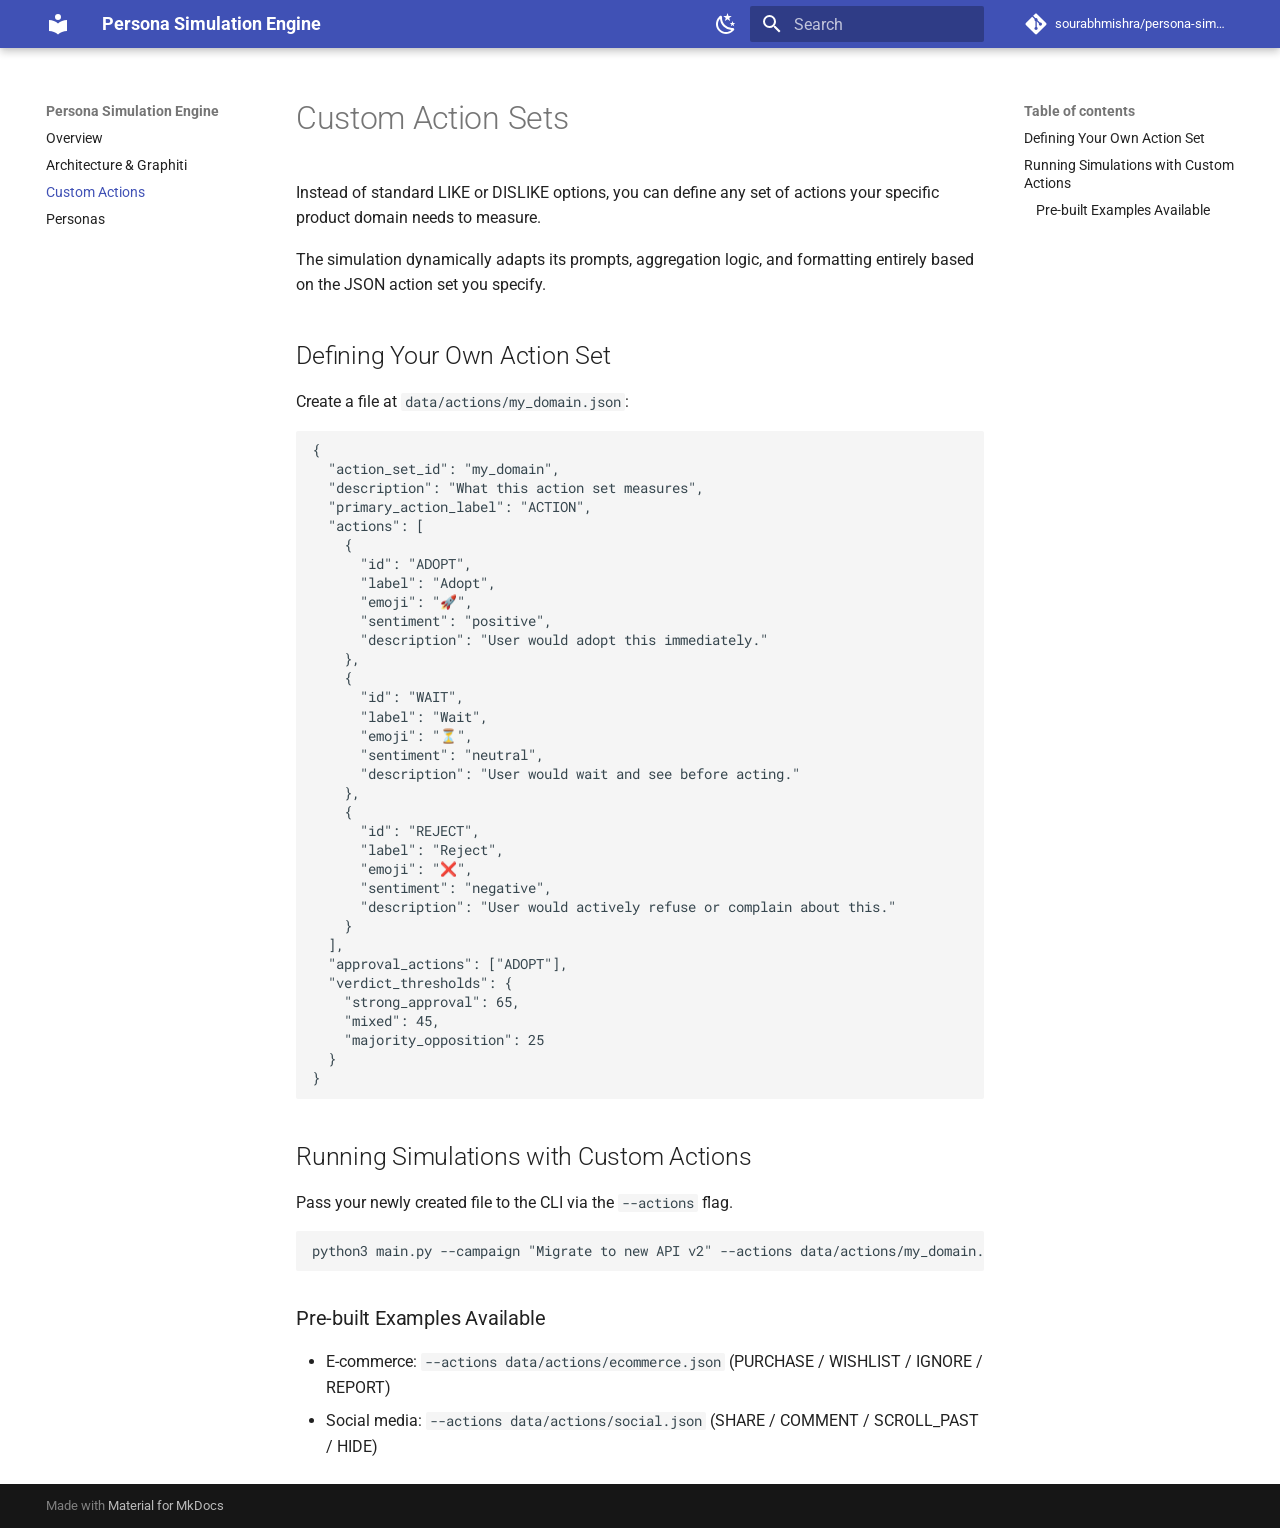
<file: custom_actions/index.html>
<!doctype html>
<html lang="en" class="no-js">
  <head>
    
      <meta charset="utf-8">
      <meta name="viewport" content="width=device-width,initial-scale=1">
      
        <meta name="description" content="Run democratic decision-making with AI agent populations before you ship anything.">
      
      
      
      
        <link rel="prev" href="../architecture/">
      
      
        <link rel="next" href="../personas/">
      
      
        
      
      
      <link rel="icon" href="../assets/images/favicon.png">
      <meta name="generator" content="mkdocs-1.6.1, mkdocs-material-9.7.6">
    
    
      
        <title>Custom Actions - Persona Simulation Engine</title>
      
    
    
      <link rel="stylesheet" href="../assets/stylesheets/main.484c7ddc.min.css">
      
        
        <link rel="stylesheet" href="../assets/stylesheets/palette.ab4e12ef.min.css">
      
      


    
    
      
    
    
      
        
        
        <link rel="preconnect" href="https://fonts.gstatic.com" crossorigin>
        <link rel="stylesheet" href="https://fonts.googleapis.com/css?family=Roboto:300,300i,400,400i,700,700i%7CRoboto+Mono:400,400i,700,700i&display=fallback">
        <style>:root{--md-text-font:"Roboto";--md-code-font:"Roboto Mono"}</style>
      
    
    
    <script>__md_scope=new URL("..",location),__md_hash=e=>[...e].reduce(((e,_)=>(e<<5)-e+_.charCodeAt(0)),0),__md_get=(e,_=localStorage,t=__md_scope)=>JSON.parse(_.getItem(t.pathname+"."+e)),__md_set=(e,_,t=localStorage,a=__md_scope)=>{try{t.setItem(a.pathname+"."+e,JSON.stringify(_))}catch(e){}}</script>
    
      

    
    
  </head>
  
  
    
    
      
    
    
    
    
    <body dir="ltr" data-md-color-scheme="default" data-md-color-primary="indigo" data-md-color-accent="deep-purple">
  
    
    <input class="md-toggle" data-md-toggle="drawer" type="checkbox" id="__drawer" autocomplete="off">
    <input class="md-toggle" data-md-toggle="search" type="checkbox" id="__search" autocomplete="off">
    <label class="md-overlay" for="__drawer"></label>
    <div data-md-component="skip">
      
        
        <a href="#custom-action-sets" class="md-skip">
          Skip to content
        </a>
      
    </div>
    <div data-md-component="announce">
      
    </div>
    
    
      

  

<header class="md-header md-header--shadow" data-md-component="header">
  <nav class="md-header__inner md-grid" aria-label="Header">
    <a href=".." title="Persona Simulation Engine" class="md-header__button md-logo" aria-label="Persona Simulation Engine" data-md-component="logo">
      
  
  <svg xmlns="http://www.w3.org/2000/svg" viewBox="0 0 24 24"><path d="M12 8a3 3 0 0 0 3-3 3 3 0 0 0-3-3 3 3 0 0 0-3 3 3 3 0 0 0 3 3m0 3.54C9.64 9.35 6.5 8 3 8v11c3.5 0 6.64 1.35 9 3.54 2.36-2.19 5.5-3.54 9-3.54V8c-3.5 0-6.64 1.35-9 3.54"/></svg>

    </a>
    <label class="md-header__button md-icon" for="__drawer">
      
      <svg xmlns="http://www.w3.org/2000/svg" viewBox="0 0 24 24"><path d="M3 6h18v2H3zm0 5h18v2H3zm0 5h18v2H3z"/></svg>
    </label>
    <div class="md-header__title" data-md-component="header-title">
      <div class="md-header__ellipsis">
        <div class="md-header__topic">
          <span class="md-ellipsis">
            Persona Simulation Engine
          </span>
        </div>
        <div class="md-header__topic" data-md-component="header-topic">
          <span class="md-ellipsis">
            
              Custom Actions
            
          </span>
        </div>
      </div>
    </div>
    
      
        <form class="md-header__option" data-md-component="palette">
  
    
    
    
    <input class="md-option" data-md-color-media="(prefers-color-scheme: light)" data-md-color-scheme="default" data-md-color-primary="indigo" data-md-color-accent="deep-purple"  aria-label="Switch to dark mode"  type="radio" name="__palette" id="__palette_0">
    
      <label class="md-header__button md-icon" title="Switch to dark mode" for="__palette_1" hidden>
        <svg xmlns="http://www.w3.org/2000/svg" viewBox="0 0 24 24"><path d="m17.75 4.09-2.53 1.94.91 3.06-2.63-1.81-2.63 1.81.91-3.06-2.53-1.94L12.44 4l1.06-3 1.06 3zm3.5 6.91-1.64 1.25.59 1.98-1.7-1.17-1.7 1.17.59-1.98L15.75 11l2.06-.05L18.5 9l.69 1.95zm-2.28 4.95c.83-.08 1.72 1.1 1.19 1.85-.32.45-.66.87-1.08 1.27C15.17 23 8.84 23 4.94 19.07c-3.91-3.9-3.91-10.24 0-14.14.4-.4.82-.76 1.27-1.08.75-.53 1.93.36 1.85 1.19-.27 2.86.69 5.83 2.89 8.02a9.96 9.96 0 0 0 8.02 2.89m-1.64 2.02a12.08 12.08 0 0 1-7.8-3.47c-2.17-2.19-3.33-5-3.49-7.82-2.81 3.14-2.7 7.96.31 10.98 3.02 3.01 7.84 3.12 10.98.31"/></svg>
      </label>
    
  
    
    
    
    <input class="md-option" data-md-color-media="(prefers-color-scheme: dark)" data-md-color-scheme="slate" data-md-color-primary="indigo" data-md-color-accent="deep-purple"  aria-label="Switch to light mode"  type="radio" name="__palette" id="__palette_1">
    
      <label class="md-header__button md-icon" title="Switch to light mode" for="__palette_0" hidden>
        <svg xmlns="http://www.w3.org/2000/svg" viewBox="0 0 24 24"><path d="M12 7a5 5 0 0 1 5 5 5 5 0 0 1-5 5 5 5 0 0 1-5-5 5 5 0 0 1 5-5m0 2a3 3 0 0 0-3 3 3 3 0 0 0 3 3 3 3 0 0 0 3-3 3 3 0 0 0-3-3m0-7 2.39 3.42C13.65 5.15 12.84 5 12 5s-1.65.15-2.39.42zM3.34 7l4.16-.35A7.2 7.2 0 0 0 5.94 8.5c-.44.74-.69 1.5-.83 2.29zm.02 10 1.76-3.77a7.131 7.131 0 0 0 2.38 4.14zM20.65 7l-1.77 3.79a7.02 7.02 0 0 0-2.38-4.15zm-.01 10-4.14.36c.59-.51 1.12-1.14 1.54-1.86.42-.73.69-1.5.83-2.29zM12 22l-2.41-3.44c.74.27 1.55.44 2.41.44.82 0 1.63-.17 2.37-.44z"/></svg>
      </label>
    
  
</form>
      
    
    
      <script>var palette=__md_get("__palette");if(palette&&palette.color){if("(prefers-color-scheme)"===palette.color.media){var media=matchMedia("(prefers-color-scheme: light)"),input=document.querySelector(media.matches?"[data-md-color-media='(prefers-color-scheme: light)']":"[data-md-color-media='(prefers-color-scheme: dark)']");palette.color.media=input.getAttribute("data-md-color-media"),palette.color.scheme=input.getAttribute("data-md-color-scheme"),palette.color.primary=input.getAttribute("data-md-color-primary"),palette.color.accent=input.getAttribute("data-md-color-accent")}for(var[key,value]of Object.entries(palette.color))document.body.setAttribute("data-md-color-"+key,value)}</script>
    
    
    
      
      
        <label class="md-header__button md-icon" for="__search">
          
          <svg xmlns="http://www.w3.org/2000/svg" viewBox="0 0 24 24"><path d="M9.5 3A6.5 6.5 0 0 1 16 9.5c0 1.61-.59 3.09-1.56 4.23l.27.27h.79l5 5-1.5 1.5-5-5v-.79l-.27-.27A6.52 6.52 0 0 1 9.5 16 6.5 6.5 0 0 1 3 9.5 6.5 6.5 0 0 1 9.5 3m0 2C7 5 5 7 5 9.5S7 14 9.5 14 14 12 14 9.5 12 5 9.5 5"/></svg>
        </label>
        <div class="md-search" data-md-component="search" role="dialog">
  <label class="md-search__overlay" for="__search"></label>
  <div class="md-search__inner" role="search">
    <form class="md-search__form" name="search">
      <input type="text" class="md-search__input" name="query" aria-label="Search" placeholder="Search" autocapitalize="off" autocorrect="off" autocomplete="off" spellcheck="false" data-md-component="search-query" required>
      <label class="md-search__icon md-icon" for="__search">
        
        <svg xmlns="http://www.w3.org/2000/svg" viewBox="0 0 24 24"><path d="M9.5 3A6.5 6.5 0 0 1 16 9.5c0 1.61-.59 3.09-1.56 4.23l.27.27h.79l5 5-1.5 1.5-5-5v-.79l-.27-.27A6.52 6.52 0 0 1 9.5 16 6.5 6.5 0 0 1 3 9.5 6.5 6.5 0 0 1 9.5 3m0 2C7 5 5 7 5 9.5S7 14 9.5 14 14 12 14 9.5 12 5 9.5 5"/></svg>
        
        <svg xmlns="http://www.w3.org/2000/svg" viewBox="0 0 24 24"><path d="M20 11v2H8l5.5 5.5-1.42 1.42L4.16 12l7.92-7.92L13.5 5.5 8 11z"/></svg>
      </label>
      <nav class="md-search__options" aria-label="Search">
        
        <button type="reset" class="md-search__icon md-icon" title="Clear" aria-label="Clear" tabindex="-1">
          
          <svg xmlns="http://www.w3.org/2000/svg" viewBox="0 0 24 24"><path d="M19 6.41 17.59 5 12 10.59 6.41 5 5 6.41 10.59 12 5 17.59 6.41 19 12 13.41 17.59 19 19 17.59 13.41 12z"/></svg>
        </button>
      </nav>
      
    </form>
    <div class="md-search__output">
      <div class="md-search__scrollwrap" tabindex="0" data-md-scrollfix>
        <div class="md-search-result" data-md-component="search-result">
          <div class="md-search-result__meta">
            Initializing search
          </div>
          <ol class="md-search-result__list" role="presentation"></ol>
        </div>
      </div>
    </div>
  </div>
</div>
      
    
    
      <div class="md-header__source">
        <a href="https://github.com/SOURABHMISHRA5221/persona-simulation-engine" title="Go to repository" class="md-source" data-md-component="source">
  <div class="md-source__icon md-icon">
    
    <svg xmlns="http://www.w3.org/2000/svg" viewBox="0 0 448 512"><!--! Font Awesome Free 7.1.0 by @fontawesome - https://fontawesome.com License - https://fontawesome.com/license/free (Icons: CC BY 4.0, Fonts: SIL OFL 1.1, Code: MIT License) Copyright 2025 Fonticons, Inc.--><path d="M439.6 236.1 244 40.5c-5.4-5.5-12.8-8.5-20.4-8.5s-15 3-20.4 8.4L162.5 81l51.5 51.5c27.1-9.1 52.7 16.8 43.4 43.7l49.7 49.7c34.2-11.8 61.2 31 35.5 56.7-26.5 26.5-70.2-2.9-56-37.3L240.3 199v121.9c25.3 12.5 22.3 41.8 9.1 55-6.4 6.4-15.2 10.1-24.3 10.1s-17.8-3.6-24.3-10.1c-17.6-17.6-11.1-46.9 11.2-56v-123c-20.8-8.5-24.6-30.7-18.6-45L142.6 101 8.5 235.1C3 240.6 0 247.9 0 255.5s3 15 8.5 20.4l195.6 195.7c5.4 5.4 12.7 8.4 20.4 8.4s15-3 20.4-8.4l194.7-194.7c5.4-5.4 8.4-12.8 8.4-20.4s-3-15-8.4-20.4"/></svg>
  </div>
  <div class="md-source__repository">
    sourabhmishra/persona-simulation-engine
  </div>
</a>
      </div>
    
  </nav>
  
</header>
    
    <div class="md-container" data-md-component="container">
      
      
        
          
        
      
      <main class="md-main" data-md-component="main">
        <div class="md-main__inner md-grid">
          
            
              
              <div class="md-sidebar md-sidebar--primary" data-md-component="sidebar" data-md-type="navigation" >
                <div class="md-sidebar__scrollwrap">
                  <div class="md-sidebar__inner">
                    



<nav class="md-nav md-nav--primary" aria-label="Navigation" data-md-level="0">
  <label class="md-nav__title" for="__drawer">
    <a href=".." title="Persona Simulation Engine" class="md-nav__button md-logo" aria-label="Persona Simulation Engine" data-md-component="logo">
      
  
  <svg xmlns="http://www.w3.org/2000/svg" viewBox="0 0 24 24"><path d="M12 8a3 3 0 0 0 3-3 3 3 0 0 0-3-3 3 3 0 0 0-3 3 3 3 0 0 0 3 3m0 3.54C9.64 9.35 6.5 8 3 8v11c3.5 0 6.64 1.35 9 3.54 2.36-2.19 5.5-3.54 9-3.54V8c-3.5 0-6.64 1.35-9 3.54"/></svg>

    </a>
    Persona Simulation Engine
  </label>
  
    <div class="md-nav__source">
      <a href="https://github.com/SOURABHMISHRA5221/persona-simulation-engine" title="Go to repository" class="md-source" data-md-component="source">
  <div class="md-source__icon md-icon">
    
    <svg xmlns="http://www.w3.org/2000/svg" viewBox="0 0 448 512"><!--! Font Awesome Free 7.1.0 by @fontawesome - https://fontawesome.com License - https://fontawesome.com/license/free (Icons: CC BY 4.0, Fonts: SIL OFL 1.1, Code: MIT License) Copyright 2025 Fonticons, Inc.--><path d="M439.6 236.1 244 40.5c-5.4-5.5-12.8-8.5-20.4-8.5s-15 3-20.4 8.4L162.5 81l51.5 51.5c27.1-9.1 52.7 16.8 43.4 43.7l49.7 49.7c34.2-11.8 61.2 31 35.5 56.7-26.5 26.5-70.2-2.9-56-37.3L240.3 199v121.9c25.3 12.5 22.3 41.8 9.1 55-6.4 6.4-15.2 10.1-24.3 10.1s-17.8-3.6-24.3-10.1c-17.6-17.6-11.1-46.9 11.2-56v-123c-20.8-8.5-24.6-30.7-18.6-45L142.6 101 8.5 235.1C3 240.6 0 247.9 0 255.5s3 15 8.5 20.4l195.6 195.7c5.4 5.4 12.7 8.4 20.4 8.4s15-3 20.4-8.4l194.7-194.7c5.4-5.4 8.4-12.8 8.4-20.4s-3-15-8.4-20.4"/></svg>
  </div>
  <div class="md-source__repository">
    sourabhmishra/persona-simulation-engine
  </div>
</a>
    </div>
  
  <ul class="md-nav__list" data-md-scrollfix>
    
      
      
  
  
  
  
    <li class="md-nav__item">
      <a href=".." class="md-nav__link">
        
  
  
  <span class="md-ellipsis">
    
  
    Overview
  

    
  </span>
  
  

      </a>
    </li>
  

    
      
      
  
  
  
  
    <li class="md-nav__item">
      <a href="../architecture/" class="md-nav__link">
        
  
  
  <span class="md-ellipsis">
    
  
    Architecture & Graphiti
  

    
  </span>
  
  

      </a>
    </li>
  

    
      
      
  
  
    
  
  
  
    <li class="md-nav__item md-nav__item--active">
      
      <input class="md-nav__toggle md-toggle" type="checkbox" id="__toc">
      
      
        
      
      
        <label class="md-nav__link md-nav__link--active" for="__toc">
          
  
  
  <span class="md-ellipsis">
    
  
    Custom Actions
  

    
  </span>
  
  

          <span class="md-nav__icon md-icon"></span>
        </label>
      
      <a href="./" class="md-nav__link md-nav__link--active">
        
  
  
  <span class="md-ellipsis">
    
  
    Custom Actions
  

    
  </span>
  
  

      </a>
      
        

<nav class="md-nav md-nav--secondary" aria-label="Table of contents">
  
  
  
    
  
  
    <label class="md-nav__title" for="__toc">
      <span class="md-nav__icon md-icon"></span>
      Table of contents
    </label>
    <ul class="md-nav__list" data-md-component="toc" data-md-scrollfix>
      
        <li class="md-nav__item">
  <a href="#defining-your-own-action-set" class="md-nav__link">
    <span class="md-ellipsis">
      
        Defining Your Own Action Set
      
    </span>
  </a>
  
</li>
      
        <li class="md-nav__item">
  <a href="#running-simulations-with-custom-actions" class="md-nav__link">
    <span class="md-ellipsis">
      
        Running Simulations with Custom Actions
      
    </span>
  </a>
  
    <nav class="md-nav" aria-label="Running Simulations with Custom Actions">
      <ul class="md-nav__list">
        
          <li class="md-nav__item">
  <a href="#pre-built-examples-available" class="md-nav__link">
    <span class="md-ellipsis">
      
        Pre-built Examples Available
      
    </span>
  </a>
  
</li>
        
      </ul>
    </nav>
  
</li>
      
    </ul>
  
</nav>
      
    </li>
  

    
      
      
  
  
  
  
    <li class="md-nav__item">
      <a href="../personas/" class="md-nav__link">
        
  
  
  <span class="md-ellipsis">
    
  
    Personas
  

    
  </span>
  
  

      </a>
    </li>
  

    
  </ul>
</nav>
                  </div>
                </div>
              </div>
            
            
              
              <div class="md-sidebar md-sidebar--secondary" data-md-component="sidebar" data-md-type="toc" >
                <div class="md-sidebar__scrollwrap">
                  <div class="md-sidebar__inner">
                    

<nav class="md-nav md-nav--secondary" aria-label="Table of contents">
  
  
  
    
  
  
    <label class="md-nav__title" for="__toc">
      <span class="md-nav__icon md-icon"></span>
      Table of contents
    </label>
    <ul class="md-nav__list" data-md-component="toc" data-md-scrollfix>
      
        <li class="md-nav__item">
  <a href="#defining-your-own-action-set" class="md-nav__link">
    <span class="md-ellipsis">
      
        Defining Your Own Action Set
      
    </span>
  </a>
  
</li>
      
        <li class="md-nav__item">
  <a href="#running-simulations-with-custom-actions" class="md-nav__link">
    <span class="md-ellipsis">
      
        Running Simulations with Custom Actions
      
    </span>
  </a>
  
    <nav class="md-nav" aria-label="Running Simulations with Custom Actions">
      <ul class="md-nav__list">
        
          <li class="md-nav__item">
  <a href="#pre-built-examples-available" class="md-nav__link">
    <span class="md-ellipsis">
      
        Pre-built Examples Available
      
    </span>
  </a>
  
</li>
        
      </ul>
    </nav>
  
</li>
      
    </ul>
  
</nav>
                  </div>
                </div>
              </div>
            
          
          
            <div class="md-content" data-md-component="content">
              
              <article class="md-content__inner md-typeset">
                
                  


  
  


<h1 id="custom-action-sets">Custom Action Sets</h1>
<p>Instead of standard LIKE or DISLIKE options, you can define any set of actions your specific product domain needs to measure. </p>
<p>The simulation dynamically adapts its prompts, aggregation logic, and formatting entirely based on the JSON action set you specify.</p>
<h2 id="defining-your-own-action-set">Defining Your Own Action Set</h2>
<p>Create a file at <code>data/actions/my_domain.json</code>:</p>
<pre><code class="language-json">{
  &quot;action_set_id&quot;: &quot;my_domain&quot;,
  &quot;description&quot;: &quot;What this action set measures&quot;,
  &quot;primary_action_label&quot;: &quot;ACTION&quot;,
  &quot;actions&quot;: [
    { 
      &quot;id&quot;: &quot;ADOPT&quot;,   
      &quot;label&quot;: &quot;Adopt&quot;,   
      &quot;emoji&quot;: &quot;🚀&quot;, 
      &quot;sentiment&quot;: &quot;positive&quot;, 
      &quot;description&quot;: &quot;User would adopt this immediately.&quot; 
    },
    { 
      &quot;id&quot;: &quot;WAIT&quot;,    
      &quot;label&quot;: &quot;Wait&quot;,    
      &quot;emoji&quot;: &quot;⏳&quot;, 
      &quot;sentiment&quot;: &quot;neutral&quot;,  
      &quot;description&quot;: &quot;User would wait and see before acting.&quot; 
    },
    { 
      &quot;id&quot;: &quot;REJECT&quot;,  
      &quot;label&quot;: &quot;Reject&quot;,  
      &quot;emoji&quot;: &quot;❌&quot;, 
      &quot;sentiment&quot;: &quot;negative&quot;, 
      &quot;description&quot;: &quot;User would actively refuse or complain about this.&quot; 
    }
  ],
  &quot;approval_actions&quot;: [&quot;ADOPT&quot;],
  &quot;verdict_thresholds&quot;: {
    &quot;strong_approval&quot;: 65,
    &quot;mixed&quot;: 45,
    &quot;majority_opposition&quot;: 25
  }
}
</code></pre>
<h2 id="running-simulations-with-custom-actions">Running Simulations with Custom Actions</h2>
<p>Pass your newly created file to the CLI via the <code>--actions</code> flag.</p>
<pre><code class="language-bash">python3 main.py --campaign &quot;Migrate to new API v2&quot; --actions data/actions/my_domain.json
</code></pre>
<h3 id="pre-built-examples-available">Pre-built Examples Available</h3>
<ul>
<li>E-commerce: <code>--actions data/actions/ecommerce.json</code> (PURCHASE / WISHLIST / IGNORE / REPORT)</li>
<li>Social media: <code>--actions data/actions/social.json</code> (SHARE / COMMENT / SCROLL_PAST / HIDE)</li>
</ul>












                
              </article>
            </div>
          
          
<script>var target=document.getElementById(location.hash.slice(1));target&&target.name&&(target.checked=target.name.startsWith("__tabbed_"))</script>
        </div>
        
      </main>
      
        <footer class="md-footer">
  
  <div class="md-footer-meta md-typeset">
    <div class="md-footer-meta__inner md-grid">
      <div class="md-copyright">
  
  
    Made with
    <a href="https://squidfunk.github.io/mkdocs-material/" target="_blank" rel="noopener">
      Material for MkDocs
    </a>
  
</div>
      
    </div>
  </div>
</footer>
      
    </div>
    <div class="md-dialog" data-md-component="dialog">
      <div class="md-dialog__inner md-typeset"></div>
    </div>
    
    
    
      
      
      <script id="__config" type="application/json">{"annotate": null, "base": "..", "features": [], "search": "../assets/javascripts/workers/search.2c215733.min.js", "tags": null, "translations": {"clipboard.copied": "Copied to clipboard", "clipboard.copy": "Copy to clipboard", "search.result.more.one": "1 more on this page", "search.result.more.other": "# more on this page", "search.result.none": "No matching documents", "search.result.one": "1 matching document", "search.result.other": "# matching documents", "search.result.placeholder": "Type to start searching", "search.result.term.missing": "Missing", "select.version": "Select version"}, "version": null}</script>
    
    
      <script src="../assets/javascripts/bundle.79ae519e.min.js"></script>
      
    
  </body>
</html>
</file>
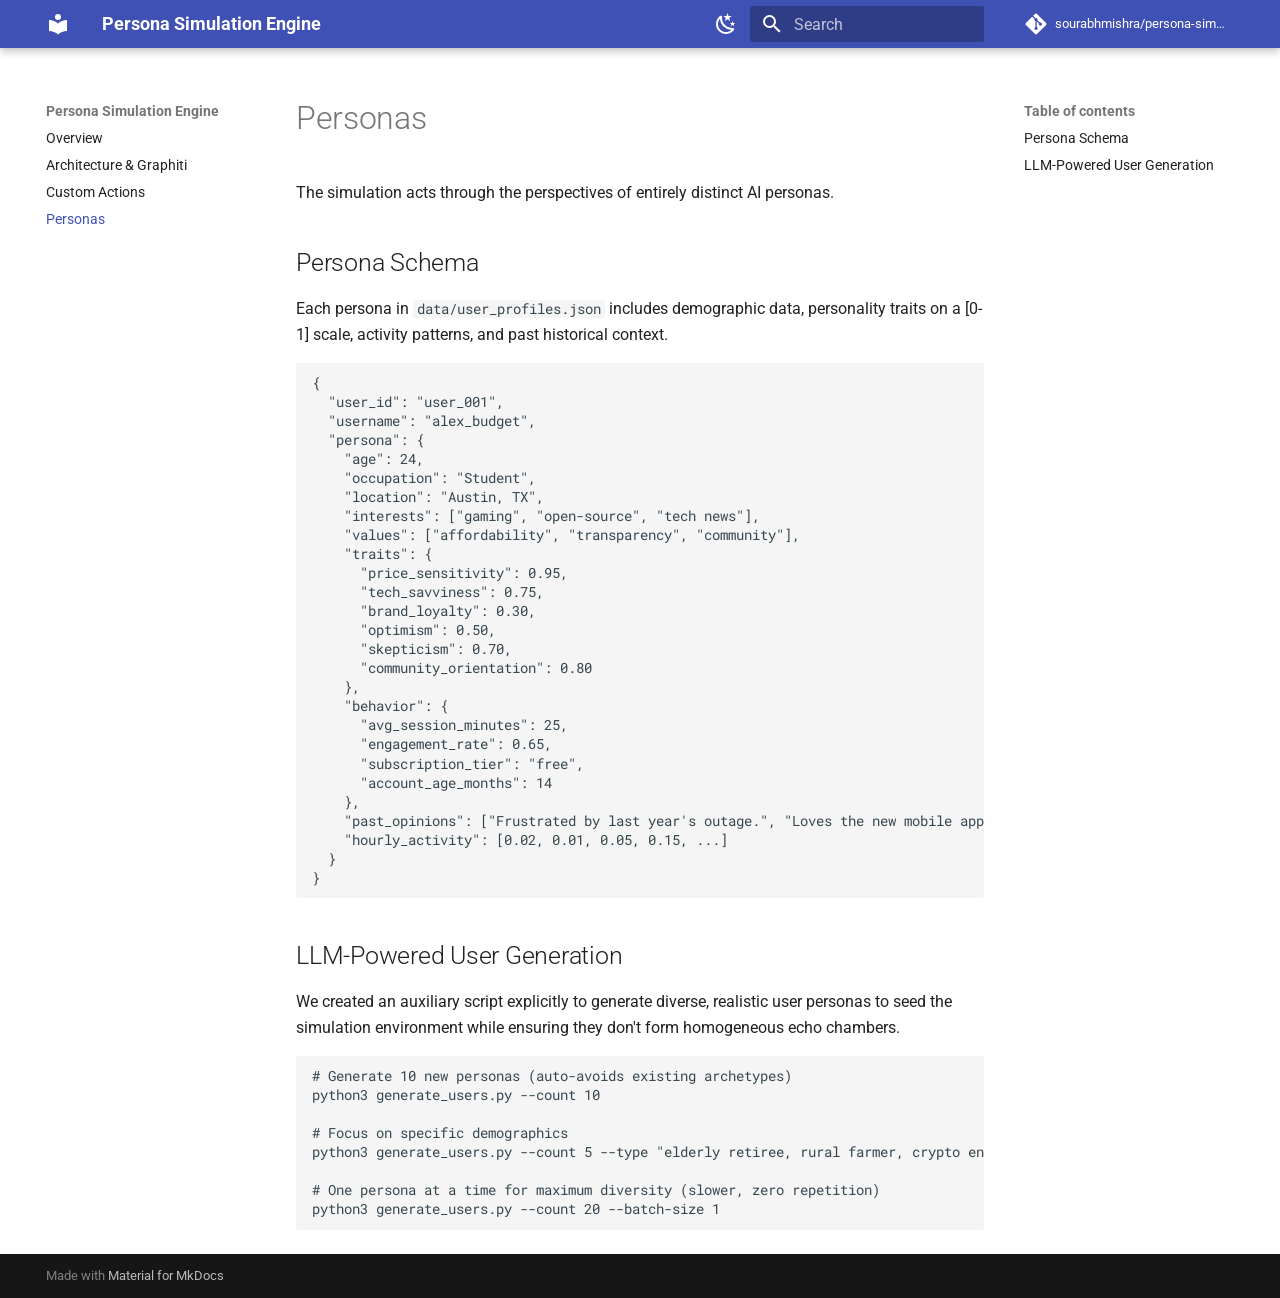
<file: personas/index.html>
<!doctype html>
<html lang="en" class="no-js">
  <head>
    
      <meta charset="utf-8">
      <meta name="viewport" content="width=device-width,initial-scale=1">
      
        <meta name="description" content="Run democratic decision-making with AI agent populations before you ship anything.">
      
      
      
      
        <link rel="prev" href="../custom_actions/">
      
      
      
        
      
      
      <link rel="icon" href="../assets/images/favicon.png">
      <meta name="generator" content="mkdocs-1.6.1, mkdocs-material-9.7.6">
    
    
      
        <title>Personas - Persona Simulation Engine</title>
      
    
    
      <link rel="stylesheet" href="../assets/stylesheets/main.484c7ddc.min.css">
      
        
        <link rel="stylesheet" href="../assets/stylesheets/palette.ab4e12ef.min.css">
      
      


    
    
      
    
    
      
        
        
        <link rel="preconnect" href="https://fonts.gstatic.com" crossorigin>
        <link rel="stylesheet" href="https://fonts.googleapis.com/css?family=Roboto:300,300i,400,400i,700,700i%7CRoboto+Mono:400,400i,700,700i&display=fallback">
        <style>:root{--md-text-font:"Roboto";--md-code-font:"Roboto Mono"}</style>
      
    
    
    <script>__md_scope=new URL("..",location),__md_hash=e=>[...e].reduce(((e,_)=>(e<<5)-e+_.charCodeAt(0)),0),__md_get=(e,_=localStorage,t=__md_scope)=>JSON.parse(_.getItem(t.pathname+"."+e)),__md_set=(e,_,t=localStorage,a=__md_scope)=>{try{t.setItem(a.pathname+"."+e,JSON.stringify(_))}catch(e){}}</script>
    
      

    
    
  </head>
  
  
    
    
      
    
    
    
    
    <body dir="ltr" data-md-color-scheme="default" data-md-color-primary="indigo" data-md-color-accent="deep-purple">
  
    
    <input class="md-toggle" data-md-toggle="drawer" type="checkbox" id="__drawer" autocomplete="off">
    <input class="md-toggle" data-md-toggle="search" type="checkbox" id="__search" autocomplete="off">
    <label class="md-overlay" for="__drawer"></label>
    <div data-md-component="skip">
      
        
        <a href="#personas" class="md-skip">
          Skip to content
        </a>
      
    </div>
    <div data-md-component="announce">
      
    </div>
    
    
      

  

<header class="md-header md-header--shadow" data-md-component="header">
  <nav class="md-header__inner md-grid" aria-label="Header">
    <a href=".." title="Persona Simulation Engine" class="md-header__button md-logo" aria-label="Persona Simulation Engine" data-md-component="logo">
      
  
  <svg xmlns="http://www.w3.org/2000/svg" viewBox="0 0 24 24"><path d="M12 8a3 3 0 0 0 3-3 3 3 0 0 0-3-3 3 3 0 0 0-3 3 3 3 0 0 0 3 3m0 3.54C9.64 9.35 6.5 8 3 8v11c3.5 0 6.64 1.35 9 3.54 2.36-2.19 5.5-3.54 9-3.54V8c-3.5 0-6.64 1.35-9 3.54"/></svg>

    </a>
    <label class="md-header__button md-icon" for="__drawer">
      
      <svg xmlns="http://www.w3.org/2000/svg" viewBox="0 0 24 24"><path d="M3 6h18v2H3zm0 5h18v2H3zm0 5h18v2H3z"/></svg>
    </label>
    <div class="md-header__title" data-md-component="header-title">
      <div class="md-header__ellipsis">
        <div class="md-header__topic">
          <span class="md-ellipsis">
            Persona Simulation Engine
          </span>
        </div>
        <div class="md-header__topic" data-md-component="header-topic">
          <span class="md-ellipsis">
            
              Personas
            
          </span>
        </div>
      </div>
    </div>
    
      
        <form class="md-header__option" data-md-component="palette">
  
    
    
    
    <input class="md-option" data-md-color-media="(prefers-color-scheme: light)" data-md-color-scheme="default" data-md-color-primary="indigo" data-md-color-accent="deep-purple"  aria-label="Switch to dark mode"  type="radio" name="__palette" id="__palette_0">
    
      <label class="md-header__button md-icon" title="Switch to dark mode" for="__palette_1" hidden>
        <svg xmlns="http://www.w3.org/2000/svg" viewBox="0 0 24 24"><path d="m17.75 4.09-2.53 1.94.91 3.06-2.63-1.81-2.63 1.81.91-3.06-2.53-1.94L12.44 4l1.06-3 1.06 3zm3.5 6.91-1.64 1.25.59 1.98-1.7-1.17-1.7 1.17.59-1.98L15.75 11l2.06-.05L18.5 9l.69 1.95zm-2.28 4.95c.83-.08 1.72 1.1 1.19 1.85-.32.45-.66.87-1.08 1.27C15.17 23 8.84 23 4.94 19.07c-3.91-3.9-3.91-10.24 0-14.14.4-.4.82-.76 1.27-1.08.75-.53 1.93.36 1.85 1.19-.27 2.86.69 5.83 2.89 8.02a9.96 9.96 0 0 0 8.02 2.89m-1.64 2.02a12.08 12.08 0 0 1-7.8-3.47c-2.17-2.19-3.33-5-3.49-7.82-2.81 3.14-2.7 7.96.31 10.98 3.02 3.01 7.84 3.12 10.98.31"/></svg>
      </label>
    
  
    
    
    
    <input class="md-option" data-md-color-media="(prefers-color-scheme: dark)" data-md-color-scheme="slate" data-md-color-primary="indigo" data-md-color-accent="deep-purple"  aria-label="Switch to light mode"  type="radio" name="__palette" id="__palette_1">
    
      <label class="md-header__button md-icon" title="Switch to light mode" for="__palette_0" hidden>
        <svg xmlns="http://www.w3.org/2000/svg" viewBox="0 0 24 24"><path d="M12 7a5 5 0 0 1 5 5 5 5 0 0 1-5 5 5 5 0 0 1-5-5 5 5 0 0 1 5-5m0 2a3 3 0 0 0-3 3 3 3 0 0 0 3 3 3 3 0 0 0 3-3 3 3 0 0 0-3-3m0-7 2.39 3.42C13.65 5.15 12.84 5 12 5s-1.65.15-2.39.42zM3.34 7l4.16-.35A7.2 7.2 0 0 0 5.94 8.5c-.44.74-.69 1.5-.83 2.29zm.02 10 1.76-3.77a7.131 7.131 0 0 0 2.38 4.14zM20.65 7l-1.77 3.79a7.02 7.02 0 0 0-2.38-4.15zm-.01 10-4.14.36c.59-.51 1.12-1.14 1.54-1.86.42-.73.69-1.5.83-2.29zM12 22l-2.41-3.44c.74.27 1.55.44 2.41.44.82 0 1.63-.17 2.37-.44z"/></svg>
      </label>
    
  
</form>
      
    
    
      <script>var palette=__md_get("__palette");if(palette&&palette.color){if("(prefers-color-scheme)"===palette.color.media){var media=matchMedia("(prefers-color-scheme: light)"),input=document.querySelector(media.matches?"[data-md-color-media='(prefers-color-scheme: light)']":"[data-md-color-media='(prefers-color-scheme: dark)']");palette.color.media=input.getAttribute("data-md-color-media"),palette.color.scheme=input.getAttribute("data-md-color-scheme"),palette.color.primary=input.getAttribute("data-md-color-primary"),palette.color.accent=input.getAttribute("data-md-color-accent")}for(var[key,value]of Object.entries(palette.color))document.body.setAttribute("data-md-color-"+key,value)}</script>
    
    
    
      
      
        <label class="md-header__button md-icon" for="__search">
          
          <svg xmlns="http://www.w3.org/2000/svg" viewBox="0 0 24 24"><path d="M9.5 3A6.5 6.5 0 0 1 16 9.5c0 1.61-.59 3.09-1.56 4.23l.27.27h.79l5 5-1.5 1.5-5-5v-.79l-.27-.27A6.52 6.52 0 0 1 9.5 16 6.5 6.5 0 0 1 3 9.5 6.5 6.5 0 0 1 9.5 3m0 2C7 5 5 7 5 9.5S7 14 9.5 14 14 12 14 9.5 12 5 9.5 5"/></svg>
        </label>
        <div class="md-search" data-md-component="search" role="dialog">
  <label class="md-search__overlay" for="__search"></label>
  <div class="md-search__inner" role="search">
    <form class="md-search__form" name="search">
      <input type="text" class="md-search__input" name="query" aria-label="Search" placeholder="Search" autocapitalize="off" autocorrect="off" autocomplete="off" spellcheck="false" data-md-component="search-query" required>
      <label class="md-search__icon md-icon" for="__search">
        
        <svg xmlns="http://www.w3.org/2000/svg" viewBox="0 0 24 24"><path d="M9.5 3A6.5 6.5 0 0 1 16 9.5c0 1.61-.59 3.09-1.56 4.23l.27.27h.79l5 5-1.5 1.5-5-5v-.79l-.27-.27A6.52 6.52 0 0 1 9.5 16 6.5 6.5 0 0 1 3 9.5 6.5 6.5 0 0 1 9.5 3m0 2C7 5 5 7 5 9.5S7 14 9.5 14 14 12 14 9.5 12 5 9.5 5"/></svg>
        
        <svg xmlns="http://www.w3.org/2000/svg" viewBox="0 0 24 24"><path d="M20 11v2H8l5.5 5.5-1.42 1.42L4.16 12l7.92-7.92L13.5 5.5 8 11z"/></svg>
      </label>
      <nav class="md-search__options" aria-label="Search">
        
        <button type="reset" class="md-search__icon md-icon" title="Clear" aria-label="Clear" tabindex="-1">
          
          <svg xmlns="http://www.w3.org/2000/svg" viewBox="0 0 24 24"><path d="M19 6.41 17.59 5 12 10.59 6.41 5 5 6.41 10.59 12 5 17.59 6.41 19 12 13.41 17.59 19 19 17.59 13.41 12z"/></svg>
        </button>
      </nav>
      
    </form>
    <div class="md-search__output">
      <div class="md-search__scrollwrap" tabindex="0" data-md-scrollfix>
        <div class="md-search-result" data-md-component="search-result">
          <div class="md-search-result__meta">
            Initializing search
          </div>
          <ol class="md-search-result__list" role="presentation"></ol>
        </div>
      </div>
    </div>
  </div>
</div>
      
    
    
      <div class="md-header__source">
        <a href="https://github.com/SOURABHMISHRA5221/persona-simulation-engine" title="Go to repository" class="md-source" data-md-component="source">
  <div class="md-source__icon md-icon">
    
    <svg xmlns="http://www.w3.org/2000/svg" viewBox="0 0 448 512"><!--! Font Awesome Free 7.1.0 by @fontawesome - https://fontawesome.com License - https://fontawesome.com/license/free (Icons: CC BY 4.0, Fonts: SIL OFL 1.1, Code: MIT License) Copyright 2025 Fonticons, Inc.--><path d="M439.6 236.1 244 40.5c-5.4-5.5-12.8-8.5-20.4-8.5s-15 3-20.4 8.4L162.5 81l51.5 51.5c27.1-9.1 52.7 16.8 43.4 43.7l49.7 49.7c34.2-11.8 61.2 31 35.5 56.7-26.5 26.5-70.2-2.9-56-37.3L240.3 199v121.9c25.3 12.5 22.3 41.8 9.1 55-6.4 6.4-15.2 10.1-24.3 10.1s-17.8-3.6-24.3-10.1c-17.6-17.6-11.1-46.9 11.2-56v-123c-20.8-8.5-24.6-30.7-18.6-45L142.6 101 8.5 235.1C3 240.6 0 247.9 0 255.5s3 15 8.5 20.4l195.6 195.7c5.4 5.4 12.7 8.4 20.4 8.4s15-3 20.4-8.4l194.7-194.7c5.4-5.4 8.4-12.8 8.4-20.4s-3-15-8.4-20.4"/></svg>
  </div>
  <div class="md-source__repository">
    sourabhmishra/persona-simulation-engine
  </div>
</a>
      </div>
    
  </nav>
  
</header>
    
    <div class="md-container" data-md-component="container">
      
      
        
          
        
      
      <main class="md-main" data-md-component="main">
        <div class="md-main__inner md-grid">
          
            
              
              <div class="md-sidebar md-sidebar--primary" data-md-component="sidebar" data-md-type="navigation" >
                <div class="md-sidebar__scrollwrap">
                  <div class="md-sidebar__inner">
                    



<nav class="md-nav md-nav--primary" aria-label="Navigation" data-md-level="0">
  <label class="md-nav__title" for="__drawer">
    <a href=".." title="Persona Simulation Engine" class="md-nav__button md-logo" aria-label="Persona Simulation Engine" data-md-component="logo">
      
  
  <svg xmlns="http://www.w3.org/2000/svg" viewBox="0 0 24 24"><path d="M12 8a3 3 0 0 0 3-3 3 3 0 0 0-3-3 3 3 0 0 0-3 3 3 3 0 0 0 3 3m0 3.54C9.64 9.35 6.5 8 3 8v11c3.5 0 6.64 1.35 9 3.54 2.36-2.19 5.5-3.54 9-3.54V8c-3.5 0-6.64 1.35-9 3.54"/></svg>

    </a>
    Persona Simulation Engine
  </label>
  
    <div class="md-nav__source">
      <a href="https://github.com/SOURABHMISHRA5221/persona-simulation-engine" title="Go to repository" class="md-source" data-md-component="source">
  <div class="md-source__icon md-icon">
    
    <svg xmlns="http://www.w3.org/2000/svg" viewBox="0 0 448 512"><!--! Font Awesome Free 7.1.0 by @fontawesome - https://fontawesome.com License - https://fontawesome.com/license/free (Icons: CC BY 4.0, Fonts: SIL OFL 1.1, Code: MIT License) Copyright 2025 Fonticons, Inc.--><path d="M439.6 236.1 244 40.5c-5.4-5.5-12.8-8.5-20.4-8.5s-15 3-20.4 8.4L162.5 81l51.5 51.5c27.1-9.1 52.7 16.8 43.4 43.7l49.7 49.7c34.2-11.8 61.2 31 35.5 56.7-26.5 26.5-70.2-2.9-56-37.3L240.3 199v121.9c25.3 12.5 22.3 41.8 9.1 55-6.4 6.4-15.2 10.1-24.3 10.1s-17.8-3.6-24.3-10.1c-17.6-17.6-11.1-46.9 11.2-56v-123c-20.8-8.5-24.6-30.7-18.6-45L142.6 101 8.5 235.1C3 240.6 0 247.9 0 255.5s3 15 8.5 20.4l195.6 195.7c5.4 5.4 12.7 8.4 20.4 8.4s15-3 20.4-8.4l194.7-194.7c5.4-5.4 8.4-12.8 8.4-20.4s-3-15-8.4-20.4"/></svg>
  </div>
  <div class="md-source__repository">
    sourabhmishra/persona-simulation-engine
  </div>
</a>
    </div>
  
  <ul class="md-nav__list" data-md-scrollfix>
    
      
      
  
  
  
  
    <li class="md-nav__item">
      <a href=".." class="md-nav__link">
        
  
  
  <span class="md-ellipsis">
    
  
    Overview
  

    
  </span>
  
  

      </a>
    </li>
  

    
      
      
  
  
  
  
    <li class="md-nav__item">
      <a href="../architecture/" class="md-nav__link">
        
  
  
  <span class="md-ellipsis">
    
  
    Architecture & Graphiti
  

    
  </span>
  
  

      </a>
    </li>
  

    
      
      
  
  
  
  
    <li class="md-nav__item">
      <a href="../custom_actions/" class="md-nav__link">
        
  
  
  <span class="md-ellipsis">
    
  
    Custom Actions
  

    
  </span>
  
  

      </a>
    </li>
  

    
      
      
  
  
    
  
  
  
    <li class="md-nav__item md-nav__item--active">
      
      <input class="md-nav__toggle md-toggle" type="checkbox" id="__toc">
      
      
        
      
      
        <label class="md-nav__link md-nav__link--active" for="__toc">
          
  
  
  <span class="md-ellipsis">
    
  
    Personas
  

    
  </span>
  
  

          <span class="md-nav__icon md-icon"></span>
        </label>
      
      <a href="./" class="md-nav__link md-nav__link--active">
        
  
  
  <span class="md-ellipsis">
    
  
    Personas
  

    
  </span>
  
  

      </a>
      
        

<nav class="md-nav md-nav--secondary" aria-label="Table of contents">
  
  
  
    
  
  
    <label class="md-nav__title" for="__toc">
      <span class="md-nav__icon md-icon"></span>
      Table of contents
    </label>
    <ul class="md-nav__list" data-md-component="toc" data-md-scrollfix>
      
        <li class="md-nav__item">
  <a href="#persona-schema" class="md-nav__link">
    <span class="md-ellipsis">
      
        Persona Schema
      
    </span>
  </a>
  
</li>
      
        <li class="md-nav__item">
  <a href="#llm-powered-user-generation" class="md-nav__link">
    <span class="md-ellipsis">
      
        LLM-Powered User Generation
      
    </span>
  </a>
  
</li>
      
    </ul>
  
</nav>
      
    </li>
  

    
  </ul>
</nav>
                  </div>
                </div>
              </div>
            
            
              
              <div class="md-sidebar md-sidebar--secondary" data-md-component="sidebar" data-md-type="toc" >
                <div class="md-sidebar__scrollwrap">
                  <div class="md-sidebar__inner">
                    

<nav class="md-nav md-nav--secondary" aria-label="Table of contents">
  
  
  
    
  
  
    <label class="md-nav__title" for="__toc">
      <span class="md-nav__icon md-icon"></span>
      Table of contents
    </label>
    <ul class="md-nav__list" data-md-component="toc" data-md-scrollfix>
      
        <li class="md-nav__item">
  <a href="#persona-schema" class="md-nav__link">
    <span class="md-ellipsis">
      
        Persona Schema
      
    </span>
  </a>
  
</li>
      
        <li class="md-nav__item">
  <a href="#llm-powered-user-generation" class="md-nav__link">
    <span class="md-ellipsis">
      
        LLM-Powered User Generation
      
    </span>
  </a>
  
</li>
      
    </ul>
  
</nav>
                  </div>
                </div>
              </div>
            
          
          
            <div class="md-content" data-md-component="content">
              
              <article class="md-content__inner md-typeset">
                
                  


  
  


<h1 id="personas">Personas</h1>
<p>The simulation acts through the perspectives of entirely distinct AI personas. </p>
<h2 id="persona-schema">Persona Schema</h2>
<p>Each persona in <code>data/user_profiles.json</code> includes demographic data, personality traits on a [0-1] scale, activity patterns, and past historical context.</p>
<pre><code class="language-json">{
  &quot;user_id&quot;: &quot;user_001&quot;,
  &quot;username&quot;: &quot;alex_budget&quot;,
  &quot;persona&quot;: {
    &quot;age&quot;: 24,
    &quot;occupation&quot;: &quot;Student&quot;,
    &quot;location&quot;: &quot;Austin, TX&quot;,
    &quot;interests&quot;: [&quot;gaming&quot;, &quot;open-source&quot;, &quot;tech news&quot;],
    &quot;values&quot;: [&quot;affordability&quot;, &quot;transparency&quot;, &quot;community&quot;],
    &quot;traits&quot;: {
      &quot;price_sensitivity&quot;: 0.95,
      &quot;tech_savviness&quot;: 0.75,
      &quot;brand_loyalty&quot;: 0.30,
      &quot;optimism&quot;: 0.50,
      &quot;skepticism&quot;: 0.70,
      &quot;community_orientation&quot;: 0.80
    },
    &quot;behavior&quot;: {
      &quot;avg_session_minutes&quot;: 25,
      &quot;engagement_rate&quot;: 0.65,
      &quot;subscription_tier&quot;: &quot;free&quot;,
      &quot;account_age_months&quot;: 14
    },
    &quot;past_opinions&quot;: [&quot;Frustrated by last year's outage.&quot;, &quot;Loves the new mobile app update.&quot;],
    &quot;hourly_activity&quot;: [0.02, 0.01, 0.05, 0.15, ...]
  }
}
</code></pre>
<h2 id="llm-powered-user-generation">LLM-Powered User Generation</h2>
<p>We created an auxiliary script explicitly to generate diverse, realistic user personas to seed the simulation environment while ensuring they don't form homogeneous echo chambers.</p>
<pre><code class="language-bash"># Generate 10 new personas (auto-avoids existing archetypes)
python3 generate_users.py --count 10

# Focus on specific demographics
python3 generate_users.py --count 5 --type &quot;elderly retiree, rural farmer, crypto enthusiast&quot;

# One persona at a time for maximum diversity (slower, zero repetition)
python3 generate_users.py --count 20 --batch-size 1
</code></pre>












                
              </article>
            </div>
          
          
<script>var target=document.getElementById(location.hash.slice(1));target&&target.name&&(target.checked=target.name.startsWith("__tabbed_"))</script>
        </div>
        
      </main>
      
        <footer class="md-footer">
  
  <div class="md-footer-meta md-typeset">
    <div class="md-footer-meta__inner md-grid">
      <div class="md-copyright">
  
  
    Made with
    <a href="https://squidfunk.github.io/mkdocs-material/" target="_blank" rel="noopener">
      Material for MkDocs
    </a>
  
</div>
      
    </div>
  </div>
</footer>
      
    </div>
    <div class="md-dialog" data-md-component="dialog">
      <div class="md-dialog__inner md-typeset"></div>
    </div>
    
    
    
      
      
      <script id="__config" type="application/json">{"annotate": null, "base": "..", "features": [], "search": "../assets/javascripts/workers/search.2c215733.min.js", "tags": null, "translations": {"clipboard.copied": "Copied to clipboard", "clipboard.copy": "Copy to clipboard", "search.result.more.one": "1 more on this page", "search.result.more.other": "# more on this page", "search.result.none": "No matching documents", "search.result.one": "1 matching document", "search.result.other": "# matching documents", "search.result.placeholder": "Type to start searching", "search.result.term.missing": "Missing", "select.version": "Select version"}, "version": null}</script>
    
    
      <script src="../assets/javascripts/bundle.79ae519e.min.js"></script>
      
    
  </body>
</html>
</file>
<file: assets/stylesheets/main.484c7ddc.min.css>
@charset "UTF-8";html{-webkit-text-size-adjust:none;-moz-text-size-adjust:none;text-size-adjust:none;box-sizing:border-box}*,:after,:before{box-sizing:inherit}@media (prefers-reduced-motion){*,:after,:before{transition:none!important}}body{margin:0}a,button,input,label{-webkit-tap-highlight-color:transparent}a{color:inherit;text-decoration:none}hr{border:0;box-sizing:initial;display:block;height:.05rem;overflow:visible;padding:0}small{font-size:80%}sub,sup{line-height:1em}img{border-style:none}table{border-collapse:initial;border-spacing:0}td,th{font-weight:400;vertical-align:top}button{background:#0000;border:0;font-family:inherit;font-size:inherit;margin:0;padding:0}input{border:0;outline:none}:root{--md-primary-fg-color:#4051b5;--md-primary-fg-color--light:#5d6cc0;--md-primary-fg-color--dark:#303fa1;--md-primary-bg-color:#fff;--md-primary-bg-color--light:#ffffffb3;--md-accent-fg-color:#526cfe;--md-accent-fg-color--transparent:#526cfe1a;--md-accent-bg-color:#fff;--md-accent-bg-color--light:#ffffffb3}[data-md-color-scheme=default]{color-scheme:light}[data-md-color-scheme=default] img[src$="#gh-dark-mode-only"],[data-md-color-scheme=default] img[src$="#only-dark"]{display:none}:root,[data-md-color-scheme=default]{--md-hue:225deg;--md-default-fg-color:#000000de;--md-default-fg-color--light:#0000008a;--md-default-fg-color--lighter:#00000052;--md-default-fg-color--lightest:#00000012;--md-default-bg-color:#fff;--md-default-bg-color--light:#ffffffb3;--md-default-bg-color--lighter:#ffffff4d;--md-default-bg-color--lightest:#ffffff1f;--md-code-fg-color:#36464e;--md-code-bg-color:#f5f5f5;--md-code-bg-color--light:#f5f5f5b3;--md-code-bg-color--lighter:#f5f5f54d;--md-code-hl-color:#4287ff;--md-code-hl-color--light:#4287ff1a;--md-code-hl-number-color:#d52a2a;--md-code-hl-special-color:#db1457;--md-code-hl-function-color:#a846b9;--md-code-hl-constant-color:#6e59d9;--md-code-hl-keyword-color:#3f6ec6;--md-code-hl-string-color:#1c7d4d;--md-code-hl-name-color:var(--md-code-fg-color);--md-code-hl-operator-color:var(--md-default-fg-color--light);--md-code-hl-punctuation-color:var(--md-default-fg-color--light);--md-code-hl-comment-color:var(--md-default-fg-color--light);--md-code-hl-generic-color:var(--md-default-fg-color--light);--md-code-hl-variable-color:var(--md-default-fg-color--light);--md-typeset-color:var(--md-default-fg-color);--md-typeset-a-color:var(--md-primary-fg-color);--md-typeset-del-color:#f5503d26;--md-typeset-ins-color:#0bd57026;--md-typeset-kbd-color:#fafafa;--md-typeset-kbd-accent-color:#fff;--md-typeset-kbd-border-color:#b8b8b8;--md-typeset-mark-color:#ffff0080;--md-typeset-table-color:#0000001f;--md-typeset-table-color--light:rgba(0,0,0,.035);--md-admonition-fg-color:var(--md-default-fg-color);--md-admonition-bg-color:var(--md-default-bg-color);--md-warning-fg-color:#000000de;--md-warning-bg-color:#ff9;--md-footer-fg-color:#fff;--md-footer-fg-color--light:#ffffffb3;--md-footer-fg-color--lighter:#ffffff73;--md-footer-bg-color:#000000de;--md-footer-bg-color--dark:#00000052;--md-shadow-z1:0 0.2rem 0.5rem #0000000d,0 0 0.05rem #0000001a;--md-shadow-z2:0 0.2rem 0.5rem #0000001a,0 0 0.05rem #00000040;--md-shadow-z3:0 0.2rem 0.5rem #0003,0 0 0.05rem #00000059}.md-icon svg{fill:currentcolor;display:block;height:1.2rem;width:1.2rem}body{-webkit-font-smoothing:antialiased;-moz-osx-font-smoothing:grayscale;--md-text-font-family:var(--md-text-font,_),-apple-system,BlinkMacSystemFont,Helvetica,Arial,sans-serif;--md-code-font-family:var(--md-code-font,_),SFMono-Regular,Consolas,Menlo,monospace}aside,body,input{font-feature-settings:"kern","liga";color:var(--md-typeset-color);font-family:var(--md-text-font-family)}code,kbd,pre{font-feature-settings:"kern";font-family:var(--md-code-font-family)}:root{--md-typeset-table-sort-icon:url('data:image/svg+xml;charset=utf-8,<svg xmlns="http://www.w3.org/2000/svg" viewBox="0 0 24 24"><path d="m18 21-4-4h3V7h-3l4-4 4 4h-3v10h3M2 19v-2h10v2M2 13v-2h7v2M2 7V5h4v2z"/></svg>');--md-typeset-table-sort-icon--asc:url('data:image/svg+xml;charset=utf-8,<svg xmlns="http://www.w3.org/2000/svg" viewBox="0 0 24 24"><path d="M19 17h3l-4 4-4-4h3V3h2M2 17h10v2H2M6 5v2H2V5m0 6h7v2H2z"/></svg>');--md-typeset-table-sort-icon--desc:url('data:image/svg+xml;charset=utf-8,<svg xmlns="http://www.w3.org/2000/svg" viewBox="0 0 24 24"><path d="M19 7h3l-4-4-4 4h3v14h2M2 17h10v2H2M6 5v2H2V5m0 6h7v2H2z"/></svg>')}.md-typeset{-webkit-print-color-adjust:exact;color-adjust:exact;font-size:.8rem;line-height:1.6;overflow-wrap:break-word}@media print{.md-typeset{font-size:.68rem}}.md-typeset blockquote,.md-typeset dl,.md-typeset figure,.md-typeset ol,.md-typeset pre,.md-typeset ul{margin-bottom:1em;margin-top:1em}.md-typeset h1{color:var(--md-default-fg-color--light);font-size:2em;line-height:1.3;margin:0 0 1.25em}.md-typeset h1,.md-typeset h2{font-weight:300;letter-spacing:-.01em}.md-typeset h2{font-size:1.5625em;line-height:1.4;margin:1.6em 0 .64em}.md-typeset h3{font-size:1.25em;font-weight:400;letter-spacing:-.01em;line-height:1.5;margin:1.6em 0 .8em}.md-typeset h2+h3{margin-top:.8em}.md-typeset h4{font-weight:700;letter-spacing:-.01em;margin:1em 0}.md-typeset h5,.md-typeset h6{color:var(--md-default-fg-color--light);font-size:.8em;font-weight:700;letter-spacing:-.01em;margin:1.25em 0}.md-typeset h5{text-transform:uppercase}.md-typeset h5 code{text-transform:none}.md-typeset hr{border-bottom:.05rem solid var(--md-default-fg-color--lightest);display:flow-root;margin:1.5em 0}.md-typeset a{color:var(--md-typeset-a-color);word-break:break-word}.md-typeset a,.md-typeset a:before{transition:color 125ms}.md-typeset a:focus,.md-typeset a:hover{color:var(--md-accent-fg-color)}.md-typeset a:focus code,.md-typeset a:hover code{background-color:var(--md-accent-fg-color--transparent);color:var(--md-accent-fg-color)}.md-typeset a code{color:var(--md-typeset-a-color)}.md-typeset a.focus-visible{outline-color:var(--md-accent-fg-color);outline-offset:.2rem}.md-typeset code,.md-typeset kbd,.md-typeset pre{color:var(--md-code-fg-color);direction:ltr;font-variant-ligatures:none;transition:background-color 125ms}@media print{.md-typeset code,.md-typeset kbd,.md-typeset pre{white-space:pre-wrap}}.md-typeset code{background-color:var(--md-code-bg-color);border-radius:.1rem;-webkit-box-decoration-break:clone;box-decoration-break:clone;font-size:.85em;padding:0 .2941176471em;transition:color 125ms,background-color 125ms;word-break:break-word}.md-typeset code:not(.focus-visible){-webkit-tap-highlight-color:transparent;outline:none}.md-typeset pre{display:flow-root;line-height:1.4;position:relative}.md-typeset pre>code{-webkit-box-decoration-break:slice;box-decoration-break:slice;box-shadow:none;display:block;margin:0;outline-color:var(--md-accent-fg-color);overflow:auto;padding:.7720588235em 1.1764705882em;scrollbar-color:var(--md-default-fg-color--lighter) #0000;scrollbar-width:thin;touch-action:auto;word-break:normal}.md-typeset pre>code:hover{scrollbar-color:var(--md-accent-fg-color) #0000}.md-typeset pre>code::-webkit-scrollbar{height:.2rem;width:.2rem}.md-typeset pre>code::-webkit-scrollbar-thumb{background-color:var(--md-default-fg-color--lighter)}.md-typeset pre>code::-webkit-scrollbar-thumb:hover{background-color:var(--md-accent-fg-color)}.md-typeset kbd{background-color:var(--md-typeset-kbd-color);border-radius:.1rem;box-shadow:0 .1rem 0 .05rem var(--md-typeset-kbd-border-color),0 .1rem 0 var(--md-typeset-kbd-border-color),0 -.1rem .2rem var(--md-typeset-kbd-accent-color) inset;color:var(--md-default-fg-color);display:inline-block;font-size:.75em;padding:0 .6666666667em;vertical-align:text-top;word-break:break-word}.md-typeset mark{background-color:var(--md-typeset-mark-color);-webkit-box-decoration-break:clone;box-decoration-break:clone;color:inherit;word-break:break-word}.md-typeset abbr{cursor:help;text-decoration:none}.md-typeset [data-preview],.md-typeset abbr{border-bottom:.05rem dotted var(--md-default-fg-color--light)}.md-typeset small{opacity:.75}[dir=ltr] .md-typeset sub,[dir=ltr] .md-typeset sup{margin-left:.078125em}[dir=rtl] .md-typeset sub,[dir=rtl] .md-typeset sup{margin-right:.078125em}[dir=ltr] .md-typeset blockquote{padding-left:.6rem}[dir=rtl] .md-typeset blockquote{padding-right:.6rem}[dir=ltr] .md-typeset blockquote{border-left:.2rem solid var(--md-default-fg-color--lighter)}[dir=rtl] .md-typeset blockquote{border-right:.2rem solid var(--md-default-fg-color--lighter)}.md-typeset blockquote{color:var(--md-default-fg-color--light);margin-left:0;margin-right:0}.md-typeset ul{list-style-type:disc}.md-typeset ul[type]{list-style-type:revert-layer}[dir=ltr] .md-typeset ol,[dir=ltr] .md-typeset ul{margin-left:.625em}[dir=rtl] .md-typeset ol,[dir=rtl] .md-typeset ul{margin-right:.625em}.md-typeset ol,.md-typeset ul{padding:0}.md-typeset ol:not([hidden]),.md-typeset ul:not([hidden]){display:flow-root}.md-typeset ol ol,.md-typeset ul ol{list-style-type:lower-alpha}.md-typeset ol ol ol,.md-typeset ul ol ol{list-style-type:lower-roman}.md-typeset ol ol ol ol,.md-typeset ul ol ol ol{list-style-type:upper-alpha}.md-typeset ol ol ol ol ol,.md-typeset ul ol ol ol ol{list-style-type:upper-roman}.md-typeset ol[type],.md-typeset ul[type]{list-style-type:revert-layer}[dir=ltr] .md-typeset ol li,[dir=ltr] .md-typeset ul li{margin-left:1.25em}[dir=rtl] .md-typeset ol li,[dir=rtl] .md-typeset ul li{margin-right:1.25em}.md-typeset ol li,.md-typeset ul li{margin-bottom:.5em}.md-typeset ol li blockquote,.md-typeset ol li p,.md-typeset ul li blockquote,.md-typeset ul li p{margin:.5em 0}.md-typeset ol li:last-child,.md-typeset ul li:last-child{margin-bottom:0}[dir=ltr] .md-typeset ol li ol,[dir=ltr] .md-typeset ol li ul,[dir=ltr] .md-typeset ul li ol,[dir=ltr] .md-typeset ul li ul{margin-left:.625em}[dir=rtl] .md-typeset ol li ol,[dir=rtl] .md-typeset ol li ul,[dir=rtl] .md-typeset ul li ol,[dir=rtl] .md-typeset ul li ul{margin-right:.625em}.md-typeset ol li ol,.md-typeset ol li ul,.md-typeset ul li ol,.md-typeset ul li ul{margin-bottom:.5em;margin-top:.5em}[dir=ltr] .md-typeset dd{margin-left:1.875em}[dir=rtl] .md-typeset dd{margin-right:1.875em}.md-typeset dd{margin-bottom:1.5em;margin-top:1em}.md-typeset img,.md-typeset svg,.md-typeset video{height:auto;max-width:100%}.md-typeset img[align=left]{margin:1em 1em 1em 0}.md-typeset img[align=right]{margin:1em 0 1em 1em}.md-typeset img[align]:only-child{margin-top:0}.md-typeset figure{display:flow-root;margin:1em auto;max-width:100%;text-align:center;width:fit-content}.md-typeset figure img{display:block;margin:0 auto}.md-typeset figcaption{font-style:italic;margin:1em auto;max-width:24rem}.md-typeset iframe{max-width:100%}.md-typeset table:not([class]){background-color:var(--md-default-bg-color);border:.05rem solid var(--md-typeset-table-color);border-radius:.1rem;display:inline-block;font-size:.64rem;max-width:100%;overflow:auto;touch-action:auto}@media print{.md-typeset table:not([class]){display:table}}.md-typeset table:not([class])+*{margin-top:1.5em}.md-typeset table:not([class]) td>:first-child,.md-typeset table:not([class]) th>:first-child{margin-top:0}.md-typeset table:not([class]) td>:last-child,.md-typeset table:not([class]) th>:last-child{margin-bottom:0}.md-typeset table:not([class]) td:not([align]),.md-typeset table:not([class]) th:not([align]){text-align:left}[dir=rtl] .md-typeset table:not([class]) td:not([align]),[dir=rtl] .md-typeset table:not([class]) th:not([align]){text-align:right}.md-typeset table:not([class]) th{font-weight:700;min-width:5rem;padding:.9375em 1.25em;vertical-align:top}.md-typeset table:not([class]) td{border-top:.05rem solid var(--md-typeset-table-color);padding:.9375em 1.25em;vertical-align:top}.md-typeset table:not([class]) tbody tr{transition:background-color 125ms}.md-typeset table:not([class]) tbody tr:hover{background-color:var(--md-typeset-table-color--light);box-shadow:0 .05rem 0 var(--md-default-bg-color) inset}.md-typeset table:not([class]) a{word-break:normal}.md-typeset table th[role=columnheader]{cursor:pointer}[dir=ltr] .md-typeset table th[role=columnheader]:after{margin-left:.5em}[dir=rtl] .md-typeset table th[role=columnheader]:after{margin-right:.5em}.md-typeset table th[role=columnheader]:after{content:"";display:inline-block;height:1.2em;-webkit-mask-image:var(--md-typeset-table-sort-icon);mask-image:var(--md-typeset-table-sort-icon);-webkit-mask-repeat:no-repeat;mask-repeat:no-repeat;-webkit-mask-size:contain;mask-size:contain;transition:background-color 125ms;vertical-align:text-bottom;width:1.2em}.md-typeset table th[role=columnheader]:hover:after{background-color:var(--md-default-fg-color--lighter)}.md-typeset table th[role=columnheader][aria-sort=ascending]:after{background-color:var(--md-default-fg-color--light);-webkit-mask-image:var(--md-typeset-table-sort-icon--asc);mask-image:var(--md-typeset-table-sort-icon--asc)}.md-typeset table th[role=columnheader][aria-sort=descending]:after{background-color:var(--md-default-fg-color--light);-webkit-mask-image:var(--md-typeset-table-sort-icon--desc);mask-image:var(--md-typeset-table-sort-icon--desc)}.md-typeset__scrollwrap{margin:1em -.8rem;overflow-x:auto;touch-action:auto}.md-typeset__table{display:inline-block;margin-bottom:.5em;padding:0 .8rem}@media print{.md-typeset__table{display:block}}html .md-typeset__table table{display:table;margin:0;overflow:hidden;width:100%}@media screen and (max-width:44.984375em){.md-content__inner>pre{margin:1em -.8rem}.md-content__inner>pre code{border-radius:0}}.md-typeset .md-author{border-radius:100%;display:block;flex-shrink:0;height:1.6rem;overflow:hidden;position:relative;transition:color 125ms,transform 125ms;width:1.6rem}.md-typeset .md-author img{display:block}.md-typeset .md-author--more{background:var(--md-default-fg-color--lightest);color:var(--md-default-fg-color--lighter);font-size:.6rem;font-weight:700;line-height:1.6rem;text-align:center}.md-typeset .md-author--long{height:2.4rem;width:2.4rem}.md-typeset a.md-author{transform:scale(1)}.md-typeset a.md-author img{border-radius:100%;filter:grayscale(100%) opacity(75%);transition:filter 125ms}.md-typeset a.md-author:focus,.md-typeset a.md-author:hover{transform:scale(1.1);z-index:1}.md-typeset a.md-author:focus img,.md-typeset a.md-author:hover img{filter:grayscale(0)}.md-banner{background-color:var(--md-footer-bg-color);color:var(--md-footer-fg-color);overflow:auto}@media print{.md-banner{display:none}}.md-banner--warning{background-color:var(--md-warning-bg-color);color:var(--md-warning-fg-color)}.md-banner__inner{font-size:.7rem;margin:.6rem auto;padding:0 .8rem}[dir=ltr] .md-banner__button{float:right}[dir=rtl] .md-banner__button{float:left}.md-banner__button{color:inherit;cursor:pointer;transition:opacity .25s}.no-js .md-banner__button{display:none}.md-banner__button:hover{opacity:.7}html{font-size:125%;height:100%;overflow-x:hidden}@media screen and (min-width:100em){html{font-size:137.5%}}@media screen and (min-width:125em){html{font-size:150%}}body{background-color:var(--md-default-bg-color);display:flex;flex-direction:column;font-size:.5rem;min-height:100%;position:relative;width:100%}@media print{body{display:block}}@media screen and (max-width:59.984375em){body[data-md-scrolllock]{position:fixed}}.md-grid{margin-left:auto;margin-right:auto;max-width:61rem}.md-container{display:flex;flex-direction:column;flex-grow:1}@media print{.md-container{display:block}}.md-main{flex-grow:1}.md-main__inner{display:flex;height:100%;margin-top:1.5rem}.md-ellipsis{overflow:hidden;text-overflow:ellipsis}.md-toggle{display:none}.md-option{height:0;opacity:0;position:absolute;width:0}.md-option:checked+label:not([hidden]){display:block}.md-option.focus-visible+label{outline-color:var(--md-accent-fg-color);outline-style:auto}.md-skip{background-color:var(--md-default-fg-color);border-radius:.1rem;color:var(--md-default-bg-color);font-size:.64rem;margin:.5rem;opacity:0;outline-color:var(--md-accent-fg-color);padding:.3rem .5rem;position:fixed;transform:translateY(.4rem);z-index:-1}.md-skip:focus{opacity:1;transform:translateY(0);transition:transform .25s cubic-bezier(.4,0,.2,1),opacity 175ms 75ms;z-index:10}@page{margin:25mm}:root{--md-clipboard-icon:url('data:image/svg+xml;charset=utf-8,<svg xmlns="http://www.w3.org/2000/svg" viewBox="0 0 24 24"><path d="M19 21H8V7h11m0-2H8a2 2 0 0 0-2 2v14a2 2 0 0 0 2 2h11a2 2 0 0 0 2-2V7a2 2 0 0 0-2-2m-3-4H4a2 2 0 0 0-2 2v14h2V3h12z"/></svg>')}.md-clipboard{border-radius:.1rem;color:var(--md-default-fg-color--lightest);cursor:pointer;height:1.5em;outline-color:var(--md-accent-fg-color);outline-offset:.1rem;transition:color .25s;width:1.5em;z-index:1}@media print{.md-clipboard{display:none}}.md-clipboard:not(.focus-visible){-webkit-tap-highlight-color:transparent;outline:none}:hover>.md-clipboard{color:var(--md-default-fg-color--light)}.md-clipboard:focus,.md-clipboard:hover{color:var(--md-accent-fg-color)}.md-clipboard:after{background-color:currentcolor;content:"";display:block;height:1.125em;margin:0 auto;-webkit-mask-image:var(--md-clipboard-icon);mask-image:var(--md-clipboard-icon);-webkit-mask-position:center;mask-position:center;-webkit-mask-repeat:no-repeat;mask-repeat:no-repeat;-webkit-mask-size:contain;mask-size:contain;width:1.125em}.md-clipboard--inline{cursor:pointer}.md-clipboard--inline code{transition:color .25s,background-color .25s}.md-clipboard--inline:focus code,.md-clipboard--inline:hover code{background-color:var(--md-accent-fg-color--transparent);color:var(--md-accent-fg-color)}:root{--md-code-select-icon:url('data:image/svg+xml;charset=utf-8,<svg xmlns="http://www.w3.org/2000/svg" viewBox="0 0 24 24"><path d="M19 19h-4v2h4c1.1 0 2-.9 2-2v-4h-2m0-12h-4v2h4v4h2V5c0-1.1-.9-2-2-2M5 5h4V3H5c-1.1 0-2 .9-2 2v4h2m0 6H3v4c0 1.1.9 2 2 2h4v-2H5zm2-4h2v2H7zm4 0h2v2h-2zm4 0h2v2h-2zM7 7h2v2H7zm4 0h2v2h-2zm4 0h2v2h-2zm-8 8h2v2H7zm4 0h2v2h-2zm4 0h2v2h-2z"/></svg>');--md-code-copy-icon:url('data:image/svg+xml;charset=utf-8,<svg xmlns="http://www.w3.org/2000/svg" viewBox="0 0 24 24"><path d="M19 21H8V7h11m0-2H8a2 2 0 0 0-2 2v14a2 2 0 0 0 2 2h11a2 2 0 0 0 2-2V7a2 2 0 0 0-2-2m-3-4H4a2 2 0 0 0-2 2v14h2V3h12z"/></svg>')}.md-typeset .md-code__content{display:grid}.md-code__nav{background-color:var(--md-code-bg-color--lighter);border-radius:.1rem;display:flex;gap:.2rem;padding:.2rem;position:absolute;right:.25em;top:.25em;transition:background-color .25s;z-index:1}:hover>.md-code__nav{background-color:var(--md-code-bg-color--light)}.md-code__button{color:var(--md-default-fg-color--lightest);cursor:pointer;display:block;height:1.5em;outline-color:var(--md-accent-fg-color);outline-offset:.1rem;transition:color .25s;width:1.5em}:hover>*>.md-code__button{color:var(--md-default-fg-color--light)}.md-code__button.focus-visible,.md-code__button:hover{color:var(--md-accent-fg-color)}.md-code__button--active{color:var(--md-default-fg-color)!important}.md-code__button:after{background-color:currentcolor;content:"";display:block;height:1.125em;margin:0 auto;-webkit-mask-position:center;mask-position:center;-webkit-mask-repeat:no-repeat;mask-repeat:no-repeat;-webkit-mask-size:contain;mask-size:contain;width:1.125em}.md-code__button[data-md-type=select]:after{-webkit-mask-image:var(--md-code-select-icon);mask-image:var(--md-code-select-icon)}.md-code__button[data-md-type=copy]:after{-webkit-mask-image:var(--md-code-copy-icon);mask-image:var(--md-code-copy-icon)}@keyframes consent{0%{opacity:0;transform:translateY(100%)}to{opacity:1;transform:translateY(0)}}@keyframes overlay{0%{opacity:0}to{opacity:1}}.md-consent__overlay{animation:overlay .25s both;-webkit-backdrop-filter:blur(.1rem);backdrop-filter:blur(.1rem);background-color:#0000008a;height:100%;opacity:1;position:fixed;top:0;width:100%;z-index:5}.md-consent__inner{animation:consent .5s cubic-bezier(.1,.7,.1,1) both;background-color:var(--md-default-bg-color);border:0;border-radius:.1rem;bottom:0;box-shadow:0 0 .2rem #0000001a,0 .2rem .4rem #0003;max-height:100%;overflow:auto;padding:0;position:fixed;width:100%;z-index:5}.md-consent__form{padding:.8rem}.md-consent__settings{display:none;margin:1em 0}input:checked+.md-consent__settings{display:block}.md-consent__controls{margin-bottom:.8rem}.md-typeset .md-consent__controls .md-button{display:inline}@media screen and (max-width:44.984375em){.md-typeset .md-consent__controls .md-button{display:block;margin-top:.4rem;text-align:center;width:100%}}.md-consent label{cursor:pointer}.md-content{flex-grow:1;min-width:0}.md-content__inner{margin:0 .8rem 1.2rem;padding-top:.6rem}@media screen and (min-width:76.25em){[dir=ltr] .md-sidebar--primary:not([hidden])~.md-content>.md-content__inner{margin-left:1.2rem}[dir=ltr] .md-sidebar--secondary:not([hidden])~.md-content>.md-content__inner,[dir=rtl] .md-sidebar--primary:not([hidden])~.md-content>.md-content__inner{margin-right:1.2rem}[dir=rtl] .md-sidebar--secondary:not([hidden])~.md-content>.md-content__inner{margin-left:1.2rem}}.md-content__inner:before{content:"";display:block;height:.4rem}.md-content__inner>:last-child{margin-bottom:0}[dir=ltr] .md-content__button{float:right}[dir=rtl] .md-content__button{float:left}[dir=ltr] .md-content__button{margin-left:.4rem}[dir=rtl] .md-content__button{margin-right:.4rem}.md-content__button{margin:.4rem 0;padding:0}@media print{.md-content__button{display:none}}.md-typeset .md-content__button{color:var(--md-default-fg-color--lighter)}.md-content__button svg{display:inline;vertical-align:top}[dir=rtl] .md-content__button svg{transform:scaleX(-1)}[dir=ltr] .md-dialog{right:.8rem}[dir=rtl] .md-dialog{left:.8rem}.md-dialog{background-color:var(--md-default-fg-color);border-radius:.1rem;bottom:.8rem;box-shadow:var(--md-shadow-z3);min-width:11.1rem;opacity:0;padding:.4rem .6rem;pointer-events:none;position:fixed;transform:translateY(100%);transition:transform 0ms .4s,opacity .4s;z-index:4}@media print{.md-dialog{display:none}}.md-dialog--active{opacity:1;pointer-events:auto;transform:translateY(0);transition:transform .4s cubic-bezier(.075,.85,.175,1),opacity .4s}.md-dialog__inner{color:var(--md-default-bg-color);font-size:.7rem}.md-feedback{margin:2em 0 1em;text-align:center}.md-feedback fieldset{border:none;margin:0;padding:0}.md-feedback__title{font-weight:700;margin:1em auto}.md-feedback__inner{position:relative}.md-feedback__list{display:flex;flex-wrap:wrap;place-content:baseline center;position:relative}.md-feedback__list:hover .md-icon:not(:disabled){color:var(--md-default-fg-color--lighter)}:disabled .md-feedback__list{min-height:1.8rem}.md-feedback__icon{color:var(--md-default-fg-color--light);cursor:pointer;flex-shrink:0;margin:0 .1rem;transition:color 125ms}.md-feedback__icon:not(:disabled).md-icon:hover{color:var(--md-accent-fg-color)}.md-feedback__icon:disabled{color:var(--md-default-fg-color--lightest);pointer-events:none}.md-feedback__note{opacity:0;position:relative;transform:translateY(.4rem);transition:transform .4s cubic-bezier(.1,.7,.1,1),opacity .15s}.md-feedback__note>*{margin:0 auto;max-width:16rem}:disabled .md-feedback__note{opacity:1;transform:translateY(0)}@media print{.md-feedback{display:none}}.md-footer{background-color:var(--md-footer-bg-color);color:var(--md-footer-fg-color)}@media print{.md-footer{display:none}}.md-footer__inner{justify-content:space-between;overflow:auto;padding:.2rem}.md-footer__inner:not([hidden]){display:flex}.md-footer__link{align-items:end;display:flex;flex-grow:0.01;margin-bottom:.4rem;margin-top:1rem;max-width:100%;outline-color:var(--md-accent-fg-color);overflow:hidden;transition:opacity .25s}.md-footer__link:focus,.md-footer__link:hover{opacity:.7}[dir=rtl] .md-footer__link svg{transform:scaleX(-1)}@media screen and (max-width:44.984375em){.md-footer__link--prev{flex-shrink:0}.md-footer__link--prev .md-footer__title{display:none}}[dir=ltr] .md-footer__link--next{margin-left:auto}[dir=rtl] .md-footer__link--next{margin-right:auto}.md-footer__link--next{text-align:right}[dir=rtl] .md-footer__link--next{text-align:left}.md-footer__title{flex-grow:1;font-size:.9rem;margin-bottom:.7rem;max-width:calc(100% - 2.4rem);padding:0 1rem;white-space:nowrap}.md-footer__button{margin:.2rem;padding:.4rem}.md-footer__direction{font-size:.64rem;opacity:.7}.md-footer-meta{background-color:var(--md-footer-bg-color--dark)}.md-footer-meta__inner{display:flex;flex-wrap:wrap;justify-content:space-between;padding:.2rem}html .md-footer-meta.md-typeset a{color:var(--md-footer-fg-color--light)}html .md-footer-meta.md-typeset a:focus,html .md-footer-meta.md-typeset a:hover{color:var(--md-footer-fg-color)}.md-copyright{color:var(--md-footer-fg-color--lighter);font-size:.64rem;margin:auto .6rem;padding:.4rem 0;width:100%}@media screen and (min-width:45em){.md-copyright{width:auto}}.md-copyright__highlight{color:var(--md-footer-fg-color--light)}.md-social{display:inline-flex;gap:.2rem;margin:0 .4rem;padding:.2rem 0 .6rem}@media screen and (min-width:45em){.md-social{padding:.6rem 0}}.md-social__link{display:inline-block;height:1.6rem;text-align:center;width:1.6rem}.md-social__link:before{line-height:1.9}.md-social__link svg{fill:currentcolor;max-height:.8rem;vertical-align:-25%}.md-typeset .md-button{border:.1rem solid;border-radius:.1rem;color:var(--md-primary-fg-color);cursor:pointer;display:inline-block;font-weight:700;padding:.625em 2em;transition:color 125ms,background-color 125ms,border-color 125ms}.md-typeset .md-button--primary{background-color:var(--md-primary-fg-color);border-color:var(--md-primary-fg-color);color:var(--md-primary-bg-color)}.md-typeset .md-button:focus,.md-typeset .md-button:hover{background-color:var(--md-accent-fg-color);border-color:var(--md-accent-fg-color);color:var(--md-accent-bg-color)}[dir=ltr] .md-typeset .md-input{border-top-left-radius:.1rem}[dir=ltr] .md-typeset .md-input,[dir=rtl] .md-typeset .md-input{border-top-right-radius:.1rem}[dir=rtl] .md-typeset .md-input{border-top-left-radius:.1rem}.md-typeset .md-input{border-bottom:.1rem solid var(--md-default-fg-color--lighter);box-shadow:var(--md-shadow-z1);font-size:.8rem;height:1.8rem;padding:0 .6rem;transition:border .25s,box-shadow .25s}.md-typeset .md-input:focus,.md-typeset .md-input:hover{border-bottom-color:var(--md-accent-fg-color);box-shadow:var(--md-shadow-z2)}.md-typeset .md-input--stretch{width:100%}.md-header{background-color:var(--md-primary-fg-color);box-shadow:0 0 .2rem #0000,0 .2rem .4rem #0000;color:var(--md-primary-bg-color);display:block;left:0;position:sticky;right:0;top:0;z-index:4}@media print{.md-header{display:none}}.md-header[hidden]{transform:translateY(-100%);transition:transform .25s cubic-bezier(.8,0,.6,1),box-shadow .25s}.md-header--shadow{box-shadow:0 0 .2rem #0000001a,0 .2rem .4rem #0003;transition:transform .25s cubic-bezier(.1,.7,.1,1),box-shadow .25s}.md-header__inner{align-items:center;display:flex;padding:0 .2rem}.md-header__button{color:currentcolor;cursor:pointer;margin:.2rem;outline-color:var(--md-accent-fg-color);padding:.4rem;position:relative;transition:opacity .25s;vertical-align:middle;z-index:1}.md-header__button:hover{opacity:.7}.md-header__button:not([hidden]){display:inline-block}.md-header__button:not(.focus-visible){-webkit-tap-highlight-color:transparent;outline:none}.md-header__button.md-logo{margin:.2rem;padding:.4rem}@media screen and (max-width:76.234375em){.md-header__button.md-logo{display:none}}.md-header__button.md-logo img,.md-header__button.md-logo svg{fill:currentcolor;display:block;height:1.2rem;width:auto}@media screen and (min-width:60em){.md-header__button[for=__search]{display:none}}.no-js .md-header__button[for=__search]{display:none}[dir=rtl] .md-header__button[for=__search] svg{transform:scaleX(-1)}@media screen and (min-width:76.25em){.md-header__button[for=__drawer]{display:none}}.md-header__topic{display:flex;max-width:100%;position:absolute;transition:transform .4s cubic-bezier(.1,.7,.1,1),opacity .15s;white-space:nowrap}.md-header__topic+.md-header__topic{opacity:0;pointer-events:none;transform:translateX(1.25rem);transition:transform .4s cubic-bezier(1,.7,.1,.1),opacity .15s;z-index:-1}[dir=rtl] .md-header__topic+.md-header__topic{transform:translateX(-1.25rem)}.md-header__topic:first-child{font-weight:700}[dir=ltr] .md-header__title{margin-left:1rem;margin-right:.4rem}[dir=rtl] .md-header__title{margin-left:.4rem;margin-right:1rem}.md-header__title{flex-grow:1;font-size:.9rem;height:2.4rem;line-height:2.4rem}.md-header__title--active .md-header__topic{opacity:0;pointer-events:none;transform:translateX(-1.25rem);transition:transform .4s cubic-bezier(1,.7,.1,.1),opacity .15s;z-index:-1}[dir=rtl] .md-header__title--active .md-header__topic{transform:translateX(1.25rem)}.md-header__title--active .md-header__topic+.md-header__topic{opacity:1;pointer-events:auto;transform:translateX(0);transition:transform .4s cubic-bezier(.1,.7,.1,1),opacity .15s;z-index:0}.md-header__title>.md-header__ellipsis{height:100%;position:relative;width:100%}.md-header__option{display:flex;flex-shrink:0;max-width:100%;transition:max-width 0ms .25s,opacity .25s .25s;white-space:nowrap}[data-md-toggle=search]:checked~.md-header .md-header__option{max-width:0;opacity:0;transition:max-width 0ms,opacity 0ms}.md-header__option>input{bottom:0}.md-header__source{display:none}@media screen and (min-width:60em){[dir=ltr] .md-header__source{margin-left:1rem}[dir=rtl] .md-header__source{margin-right:1rem}.md-header__source{display:block;max-width:11.7rem;width:11.7rem}}@media screen and (min-width:76.25em){[dir=ltr] .md-header__source{margin-left:1.4rem}[dir=rtl] .md-header__source{margin-right:1.4rem}}.md-meta{color:var(--md-default-fg-color--light);font-size:.7rem;line-height:1.3}.md-meta__list{display:inline-flex;flex-wrap:wrap;list-style:none;margin:0;padding:0}.md-meta__item:not(:last-child):after{content:"·";margin-left:.2rem;margin-right:.2rem}.md-meta__link{color:var(--md-typeset-a-color)}.md-meta__link:focus,.md-meta__link:hover{color:var(--md-accent-fg-color)}.md-draft{background-color:#ff1744;border-radius:.125em;color:#fff;display:inline-block;font-weight:700;padding-left:.5714285714em;padding-right:.5714285714em}:root{--md-nav-icon--prev:url('data:image/svg+xml;charset=utf-8,<svg xmlns="http://www.w3.org/2000/svg" viewBox="0 0 24 24"><path d="M20 11v2H8l5.5 5.5-1.42 1.42L4.16 12l7.92-7.92L13.5 5.5 8 11z"/></svg>');--md-nav-icon--next:url('data:image/svg+xml;charset=utf-8,<svg xmlns="http://www.w3.org/2000/svg" viewBox="0 0 24 24"><path d="M8.59 16.58 13.17 12 8.59 7.41 10 6l6 6-6 6z"/></svg>');--md-toc-icon:url('data:image/svg+xml;charset=utf-8,<svg xmlns="http://www.w3.org/2000/svg" viewBox="0 0 24 24"><path d="M3 9h14V7H3zm0 4h14v-2H3zm0 4h14v-2H3zm16 0h2v-2h-2zm0-10v2h2V7zm0 6h2v-2h-2z"/></svg>')}.md-nav{font-size:.7rem;line-height:1.3}.md-nav__title{color:var(--md-default-fg-color--light);display:block;font-weight:700;overflow:hidden;padding:0 .6rem;text-overflow:ellipsis}.md-nav__title .md-nav__button{display:none}.md-nav__title .md-nav__button img{height:100%;width:auto}.md-nav__title .md-nav__button.md-logo img,.md-nav__title .md-nav__button.md-logo svg{fill:currentcolor;display:block;height:2.4rem;max-width:100%;object-fit:contain;width:auto}.md-nav__list{list-style:none;margin:0;padding:0}.md-nav__link{align-items:flex-start;display:flex;gap:.4rem;margin-top:.625em;scroll-snap-align:start;transition:color 125ms}.md-nav__link--passed,.md-nav__link--passed code{color:var(--md-default-fg-color--light)}.md-nav__item .md-nav__link--active,.md-nav__item .md-nav__link--active code{color:var(--md-typeset-a-color)}.md-nav__link .md-ellipsis{position:relative}.md-nav__link .md-ellipsis code{word-break:normal}[dir=ltr] .md-nav__link .md-icon:last-child{margin-left:auto}[dir=rtl] .md-nav__link .md-icon:last-child{margin-right:auto}.md-nav__link .md-typeset{font-size:.7rem;line-height:1.3}.md-nav__link svg{fill:currentcolor;flex-shrink:0;height:1.3em;position:relative}.md-nav__link[for]:focus,.md-nav__link[for]:hover,.md-nav__link[href]:focus,.md-nav__link[href]:hover{color:var(--md-accent-fg-color);cursor:pointer}.md-nav__link[for]:focus code,.md-nav__link[for]:hover code,.md-nav__link[href]:focus code,.md-nav__link[href]:hover code{background-color:var(--md-accent-fg-color--transparent);color:var(--md-accent-fg-color)}.md-nav__link.focus-visible{outline-color:var(--md-accent-fg-color);outline-offset:.2rem}.md-nav--primary .md-nav__link[for=__toc]{display:none}.md-nav--primary .md-nav__link[for=__toc] .md-icon:after{background-color:currentcolor;display:block;height:100%;-webkit-mask-image:var(--md-toc-icon);mask-image:var(--md-toc-icon);width:100%}.md-nav--primary .md-nav__link[for=__toc]~.md-nav{display:none}.md-nav__container>.md-nav__link{margin-top:0}.md-nav__container>.md-nav__link:first-child{flex-grow:1;min-width:0}.md-nav__icon{flex-shrink:0}.md-nav__source{display:none}@media screen and (max-width:76.234375em){.md-nav--primary,.md-nav--primary .md-nav{background-color:var(--md-default-bg-color);display:flex;flex-direction:column;height:100%;left:0;position:absolute;right:0;top:0;z-index:1}.md-nav--primary .md-nav__item,.md-nav--primary .md-nav__title{font-size:.8rem;line-height:1.5}.md-nav--primary .md-nav__title{background-color:var(--md-default-fg-color--lightest);color:var(--md-default-fg-color--light);cursor:pointer;height:5.6rem;line-height:2.4rem;padding:3rem .8rem .2rem;position:relative;white-space:nowrap}[dir=ltr] .md-nav--primary .md-nav__title .md-nav__icon{left:.4rem}[dir=rtl] .md-nav--primary .md-nav__title .md-nav__icon{right:.4rem}.md-nav--primary .md-nav__title .md-nav__icon{display:block;height:1.2rem;margin:.2rem;position:absolute;top:.4rem;width:1.2rem}.md-nav--primary .md-nav__title .md-nav__icon:after{background-color:currentcolor;content:"";display:block;height:100%;-webkit-mask-image:var(--md-nav-icon--prev);mask-image:var(--md-nav-icon--prev);-webkit-mask-position:center;mask-position:center;-webkit-mask-repeat:no-repeat;mask-repeat:no-repeat;-webkit-mask-size:contain;mask-size:contain;width:100%}.md-nav--primary .md-nav__title~.md-nav__list{background-color:var(--md-default-bg-color);box-shadow:0 .05rem 0 var(--md-default-fg-color--lightest) inset;overflow-y:auto;scroll-snap-type:y mandatory;touch-action:pan-y}.md-nav--primary .md-nav__title~.md-nav__list>:first-child{border-top:0}.md-nav--primary .md-nav__title[for=__drawer]{background-color:var(--md-primary-fg-color);color:var(--md-primary-bg-color);font-weight:700}.md-nav--primary .md-nav__title .md-logo{display:block;left:.2rem;margin:.2rem;padding:.4rem;position:absolute;right:.2rem;top:.2rem}.md-nav--primary .md-nav__list{flex:1}.md-nav--primary .md-nav__item{border-top:.05rem solid var(--md-default-fg-color--lightest)}.md-nav--primary .md-nav__item--active>.md-nav__link{color:var(--md-typeset-a-color)}.md-nav--primary .md-nav__item--active>.md-nav__link:focus,.md-nav--primary .md-nav__item--active>.md-nav__link:hover{color:var(--md-accent-fg-color)}.md-nav--primary .md-nav__link{margin-top:0;padding:.6rem .8rem}.md-nav--primary .md-nav__link svg{margin-top:.1em}.md-nav--primary .md-nav__link>.md-nav__link{padding:0}[dir=ltr] .md-nav--primary .md-nav__link .md-nav__icon{margin-right:-.2rem}[dir=rtl] .md-nav--primary .md-nav__link .md-nav__icon{margin-left:-.2rem}.md-nav--primary .md-nav__link .md-nav__icon{font-size:1.2rem;height:1.2rem;width:1.2rem}.md-nav--primary .md-nav__link .md-nav__icon:after{background-color:currentcolor;content:"";display:block;height:100%;-webkit-mask-image:var(--md-nav-icon--next);mask-image:var(--md-nav-icon--next);-webkit-mask-position:center;mask-position:center;-webkit-mask-repeat:no-repeat;mask-repeat:no-repeat;-webkit-mask-size:contain;mask-size:contain;width:100%}[dir=rtl] .md-nav--primary .md-nav__icon:after{transform:scale(-1)}.md-nav--primary .md-nav--secondary .md-nav{background-color:initial;position:static}[dir=ltr] .md-nav--primary .md-nav--secondary .md-nav .md-nav__link{padding-left:1.4rem}[dir=rtl] .md-nav--primary .md-nav--secondary .md-nav .md-nav__link{padding-right:1.4rem}[dir=ltr] .md-nav--primary .md-nav--secondary .md-nav .md-nav .md-nav__link{padding-left:2rem}[dir=rtl] .md-nav--primary .md-nav--secondary .md-nav .md-nav .md-nav__link{padding-right:2rem}[dir=ltr] .md-nav--primary .md-nav--secondary .md-nav .md-nav .md-nav .md-nav__link{padding-left:2.6rem}[dir=rtl] .md-nav--primary .md-nav--secondary .md-nav .md-nav .md-nav .md-nav__link{padding-right:2.6rem}[dir=ltr] .md-nav--primary .md-nav--secondary .md-nav .md-nav .md-nav .md-nav .md-nav__link{padding-left:3.2rem}[dir=rtl] .md-nav--primary .md-nav--secondary .md-nav .md-nav .md-nav .md-nav .md-nav__link{padding-right:3.2rem}.md-nav--secondary{background-color:initial}.md-nav__toggle~.md-nav{display:flex;opacity:0;transform:translateX(100%);transition:transform .25s cubic-bezier(.8,0,.6,1),opacity 125ms 50ms}[dir=rtl] .md-nav__toggle~.md-nav{transform:translateX(-100%)}.md-nav__toggle:checked~.md-nav{opacity:1;transform:translateX(0);transition:transform .25s cubic-bezier(.4,0,.2,1),opacity 125ms 125ms}.md-nav__toggle:checked~.md-nav>.md-nav__list{backface-visibility:hidden}}@media screen and (max-width:59.984375em){.md-nav--primary .md-nav__link[for=__toc]{display:flex}.md-nav--primary .md-nav__link[for=__toc] .md-icon:after{content:""}.md-nav--primary .md-nav__link[for=__toc]+.md-nav__link{display:none}.md-nav--primary .md-nav__link[for=__toc]~.md-nav{display:flex}.md-nav__source{background-color:var(--md-primary-fg-color--dark);color:var(--md-primary-bg-color);display:block;padding:0 .2rem}}@media screen and (min-width:60em) and (max-width:76.234375em){.md-nav--integrated .md-nav__link[for=__toc]{display:flex}.md-nav--integrated .md-nav__link[for=__toc] .md-icon:after{content:""}.md-nav--integrated .md-nav__link[for=__toc]+.md-nav__link{display:none}.md-nav--integrated .md-nav__link[for=__toc]~.md-nav{display:flex}}@media screen and (min-width:60em){.md-nav{margin-bottom:-.4rem}.md-nav--secondary .md-nav__title{background:var(--md-default-bg-color);box-shadow:0 0 .4rem .4rem var(--md-default-bg-color);position:sticky;top:0;z-index:1}.md-nav--secondary .md-nav__title[for=__toc]{scroll-snap-align:start}.md-nav--secondary .md-nav__title .md-nav__icon{display:none}[dir=ltr] .md-nav--secondary .md-nav__list{padding-left:.6rem}[dir=rtl] .md-nav--secondary .md-nav__list{padding-right:.6rem}.md-nav--secondary .md-nav__list{padding-bottom:.4rem}[dir=ltr] .md-nav--secondary .md-nav__item>.md-nav__link{margin-right:.4rem}[dir=rtl] .md-nav--secondary .md-nav__item>.md-nav__link{margin-left:.4rem}}@media screen and (min-width:76.25em){.md-nav{margin-bottom:-.4rem;transition:max-height .25s cubic-bezier(.86,0,.07,1)}.md-nav--primary .md-nav__title{background:var(--md-default-bg-color);box-shadow:0 0 .4rem .4rem var(--md-default-bg-color);position:sticky;top:0;z-index:1}.md-nav--primary .md-nav__title[for=__drawer]{scroll-snap-align:start}.md-nav--primary .md-nav__title .md-nav__icon{display:none}[dir=ltr] .md-nav--primary .md-nav__list{padding-left:.6rem}[dir=rtl] .md-nav--primary .md-nav__list{padding-right:.6rem}.md-nav--primary .md-nav__list{padding-bottom:.4rem}[dir=ltr] .md-nav--primary .md-nav__item>.md-nav__link{margin-right:.4rem}[dir=rtl] .md-nav--primary .md-nav__item>.md-nav__link{margin-left:.4rem}.md-nav__toggle~.md-nav{display:grid;grid-template-rows:minmax(.4rem,0fr);opacity:0;transition:grid-template-rows .25s cubic-bezier(.86,0,.07,1),opacity .25s,visibility 0ms .25s;visibility:collapse}.md-nav__toggle~.md-nav>.md-nav__list{overflow:hidden}.md-nav__toggle.md-toggle--indeterminate~.md-nav,.md-nav__toggle:checked~.md-nav{grid-template-rows:minmax(.4rem,1fr);opacity:1;transition:grid-template-rows .25s cubic-bezier(.86,0,.07,1),opacity .15s .1s,visibility 0ms;visibility:visible}.md-nav__toggle.md-toggle--indeterminate~.md-nav{transition:none}.md-nav__item--nested>.md-nav>.md-nav__title{display:none}.md-nav__item--section{display:block;margin:1.25em 0}.md-nav__item--section:last-child{margin-bottom:0}.md-nav__item--section>.md-nav__link{font-weight:700}.md-nav__item--section>.md-nav__link[for]{color:var(--md-default-fg-color--light)}.md-nav__item--section>.md-nav__link:not(.md-nav__container){pointer-events:none}.md-nav__item--section>.md-nav__link .md-icon,.md-nav__item--section>.md-nav__link>[for]{display:none}[dir=ltr] .md-nav__item--section>.md-nav{margin-left:-.6rem}[dir=rtl] .md-nav__item--section>.md-nav{margin-right:-.6rem}.md-nav__item--section>.md-nav{display:block;opacity:1;visibility:visible}.md-nav__item--section>.md-nav>.md-nav__list>.md-nav__item{padding:0}.md-nav__icon{border-radius:100%;height:.9rem;transition:background-color .25s;width:.9rem}.md-nav__icon:hover{background-color:var(--md-accent-fg-color--transparent)}.md-nav__icon:after{background-color:currentcolor;border-radius:100%;content:"";display:inline-block;height:100%;-webkit-mask-image:var(--md-nav-icon--next);mask-image:var(--md-nav-icon--next);-webkit-mask-position:center;mask-position:center;-webkit-mask-repeat:no-repeat;mask-repeat:no-repeat;-webkit-mask-size:contain;mask-size:contain;transition:transform .25s;vertical-align:-.1rem;width:100%}[dir=rtl] .md-nav__icon:after{transform:rotate(180deg)}.md-nav__item--nested .md-nav__toggle:checked~.md-nav__link .md-nav__icon:after,.md-nav__item--nested .md-toggle--indeterminate~.md-nav__link .md-nav__icon:after{transform:rotate(90deg)}.md-nav--lifted>.md-nav__list>.md-nav__item,.md-nav--lifted>.md-nav__title{display:none}.md-nav--lifted>.md-nav__list>.md-nav__item--active{display:block}.md-nav--lifted>.md-nav__list>.md-nav__item--active>.md-nav__link{background:var(--md-default-bg-color);box-shadow:0 0 .4rem .4rem var(--md-default-bg-color);margin-top:0;position:sticky;top:0;z-index:1}.md-nav--lifted>.md-nav__list>.md-nav__item--active>.md-nav__link:not(.md-nav__container){pointer-events:none}.md-nav--lifted>.md-nav__list>.md-nav__item--active.md-nav__item--section{margin:0}[dir=ltr] .md-nav--lifted>.md-nav__list>.md-nav__item>.md-nav:not(.md-nav--secondary){margin-left:-.6rem}[dir=rtl] .md-nav--lifted>.md-nav__list>.md-nav__item>.md-nav:not(.md-nav--secondary){margin-right:-.6rem}.md-nav--lifted>.md-nav__list>.md-nav__item>[for]{color:var(--md-default-fg-color--light)}.md-nav--lifted .md-nav[data-md-level="1"]{grid-template-rows:minmax(.4rem,1fr);opacity:1;visibility:visible}[dir=ltr] .md-nav--integrated>.md-nav__list>.md-nav__item--active .md-nav--secondary{border-left:.05rem solid var(--md-primary-fg-color)}[dir=rtl] .md-nav--integrated>.md-nav__list>.md-nav__item--active .md-nav--secondary{border-right:.05rem solid var(--md-primary-fg-color)}.md-nav--integrated>.md-nav__list>.md-nav__item--active .md-nav--secondary{display:block;margin-bottom:1.25em;opacity:1;visibility:visible}.md-nav--integrated>.md-nav__list>.md-nav__item--active .md-nav--secondary>.md-nav__list{overflow:visible;padding-bottom:0}.md-nav--integrated>.md-nav__list>.md-nav__item--active .md-nav--secondary>.md-nav__title{display:none}}.md-pagination{font-size:.8rem;font-weight:700;gap:.4rem}.md-pagination,.md-pagination>*{align-items:center;display:flex;justify-content:center}.md-pagination>*{border-radius:.2rem;height:1.8rem;min-width:1.8rem;text-align:center}.md-pagination__current{background-color:var(--md-default-fg-color--lightest);color:var(--md-default-fg-color--light)}.md-pagination__link{transition:color 125ms,background-color 125ms}.md-pagination__link:focus,.md-pagination__link:hover{background-color:var(--md-accent-fg-color--transparent);color:var(--md-accent-fg-color)}.md-pagination__link:focus svg,.md-pagination__link:hover svg{color:var(--md-accent-fg-color)}.md-pagination__link.focus-visible{outline-color:var(--md-accent-fg-color);outline-offset:.2rem}.md-pagination__link svg{fill:currentcolor;color:var(--md-default-fg-color--lighter);display:block;max-height:100%;width:1.2rem}:root{--md-path-icon:url('data:image/svg+xml;charset=utf-8,<svg xmlns="http://www.w3.org/2000/svg" viewBox="0 0 24 24"><path d="M8.59 16.58 13.17 12 8.59 7.41 10 6l6 6-6 6z"/></svg>')}.md-path{font-size:.7rem;margin:0 .8rem;overflow:auto;padding-top:1.2rem}.md-path:not([hidden]){display:block}@media screen and (min-width:76.25em){.md-path{margin:0 1.2rem}}.md-path__list{align-items:center;display:flex;gap:.2rem;list-style:none;margin:0;padding:0}.md-path__item:not(:first-child){display:inline-flex;gap:.2rem;white-space:nowrap}.md-path__item:not(:first-child):before{background-color:var(--md-default-fg-color--lighter);content:"";display:inline;height:.8rem;-webkit-mask-image:var(--md-path-icon);mask-image:var(--md-path-icon);width:.8rem}.md-path__link{align-items:center;color:var(--md-default-fg-color--light);display:flex}.md-path__link:focus,.md-path__link:hover{color:var(--md-accent-fg-color)}:root{--md-post-pin-icon:url('data:image/svg+xml;charset=utf-8,<svg xmlns="http://www.w3.org/2000/svg" viewBox="0 0 24 24"><path d="M16 12V4h1V2H7v2h1v8l-2 2v2h5.2v6h1.6v-6H18v-2z"/></svg>')}.md-post__back{border-bottom:.05rem solid var(--md-default-fg-color--lightest);margin-bottom:1.2rem;padding-bottom:1.2rem}@media screen and (max-width:76.234375em){.md-post__back{display:none}}[dir=rtl] .md-post__back svg{transform:scaleX(-1)}.md-post__authors{display:flex;flex-direction:column;gap:.6rem;margin:0 .6rem 1.2rem}.md-post .md-post__meta a{transition:color 125ms}.md-post .md-post__meta a:focus,.md-post .md-post__meta a:hover{color:var(--md-accent-fg-color)}.md-post__title{color:var(--md-default-fg-color--light);font-weight:700}.md-post--excerpt{margin-bottom:3.2rem}.md-post--excerpt .md-post__header{align-items:center;display:flex;gap:.6rem;min-height:1.6rem}.md-post--excerpt .md-post__authors{align-items:center;display:inline-flex;flex-direction:row;gap:.2rem;margin:0;min-height:2.4rem}[dir=ltr] .md-post--excerpt .md-post__meta .md-meta__list{margin-right:.4rem}[dir=rtl] .md-post--excerpt .md-post__meta .md-meta__list{margin-left:.4rem}.md-post--excerpt .md-post__content>:first-child{--md-scroll-margin:6rem;margin-top:0}.md-post>.md-nav--secondary{margin:1em 0}.md-pin{background:var(--md-default-fg-color--lightest);border-radius:1rem;margin-top:-.05rem;padding:.2rem}.md-pin:after{background-color:currentcolor;content:"";display:block;height:.6rem;margin:0 auto;-webkit-mask-image:var(--md-post-pin-icon);mask-image:var(--md-post-pin-icon);-webkit-mask-position:center;mask-position:center;-webkit-mask-repeat:no-repeat;mask-repeat:no-repeat;-webkit-mask-size:contain;mask-size:contain;width:.6rem}.md-profile{align-items:center;display:flex;font-size:.7rem;gap:.6rem;line-height:1.4;width:100%}.md-profile__description{flex-grow:1}.md-content--post{display:flex}@media screen and (max-width:76.234375em){.md-content--post{flex-flow:column-reverse}}.md-content--post>.md-content__inner{flex-grow:1;min-width:0}@media screen and (min-width:76.25em){[dir=ltr] .md-content--post>.md-content__inner{margin-left:1.2rem}[dir=rtl] .md-content--post>.md-content__inner{margin-right:1.2rem}}@media screen and (max-width:76.234375em){.md-sidebar.md-sidebar--post{padding:0;position:static;width:100%}.md-sidebar.md-sidebar--post .md-sidebar__scrollwrap{overflow:visible}.md-sidebar.md-sidebar--post .md-sidebar__inner{padding:0}.md-sidebar.md-sidebar--post .md-post__meta{margin-left:.6rem;margin-right:.6rem}.md-sidebar.md-sidebar--post .md-nav__item{border:none;display:inline}.md-sidebar.md-sidebar--post .md-nav__list{display:inline-flex;flex-wrap:wrap;gap:.6rem;padding-bottom:.6rem;padding-top:.6rem}.md-sidebar.md-sidebar--post .md-nav__link{padding:0}.md-sidebar.md-sidebar--post .md-nav{height:auto;margin-bottom:0;position:static}}:root{--md-progress-value:0;--md-progress-delay:400ms}.md-progress{background:var(--md-primary-bg-color);height:.075rem;opacity:min(clamp(0,var(--md-progress-value),1),clamp(0,100 - var(--md-progress-value),1));position:fixed;top:0;transform:scaleX(calc(var(--md-progress-value)*1%));transform-origin:left;transition:transform .5s cubic-bezier(.19,1,.22,1),opacity .25s var(--md-progress-delay);width:100%;z-index:4}:root{--md-search-result-icon:url('data:image/svg+xml;charset=utf-8,<svg xmlns="http://www.w3.org/2000/svg" viewBox="0 0 24 24"><path d="M14 2H6a2 2 0 0 0-2 2v16a2 2 0 0 0 2 2h7c-.41-.25-.8-.56-1.14-.9-.33-.33-.61-.7-.86-1.1H6V4h7v5h5v1.18c.71.16 1.39.43 2 .82V8zm6.31 16.9c1.33-2.11.69-4.9-1.4-6.22-2.11-1.33-4.91-.68-6.22 1.4-1.34 2.11-.69 4.89 1.4 6.22 1.46.93 3.32.93 4.79.02L22 23.39 23.39 22zm-3.81.1a2.5 2.5 0 0 1-2.5-2.5 2.5 2.5 0 0 1 2.5-2.5 2.5 2.5 0 0 1 2.5 2.5 2.5 2.5 0 0 1-2.5 2.5"/></svg>')}.md-search{position:relative}@media screen and (min-width:60em){.md-search{padding:.2rem 0}}.no-js .md-search{display:none}.md-search__overlay{opacity:0;z-index:1}@media screen and (max-width:59.984375em){[dir=ltr] .md-search__overlay{left:-2.2rem}[dir=rtl] .md-search__overlay{right:-2.2rem}.md-search__overlay{background-color:var(--md-default-bg-color);border-radius:1rem;height:2rem;overflow:hidden;pointer-events:none;position:absolute;top:-1rem;transform-origin:center;transition:transform .3s .1s,opacity .2s .2s;width:2rem}[data-md-toggle=search]:checked~.md-header .md-search__overlay{opacity:1;transition:transform .4s,opacity .1s}}@media screen and (min-width:60em){[dir=ltr] .md-search__overlay{left:0}[dir=rtl] .md-search__overlay{right:0}.md-search__overlay{background-color:#0000008a;cursor:pointer;height:0;position:fixed;top:0;transition:width 0ms .25s,height 0ms .25s,opacity .25s;width:0}[data-md-toggle=search]:checked~.md-header .md-search__overlay{height:200vh;opacity:1;transition:width 0ms,height 0ms,opacity .25s;width:100%}}@media screen and (max-width:29.984375em){[data-md-toggle=search]:checked~.md-header .md-search__overlay{transform:scale(45)}}@media screen and (min-width:30em) and (max-width:44.984375em){[data-md-toggle=search]:checked~.md-header .md-search__overlay{transform:scale(60)}}@media screen and (min-width:45em) and (max-width:59.984375em){[data-md-toggle=search]:checked~.md-header .md-search__overlay{transform:scale(75)}}.md-search__inner{backface-visibility:hidden}@media screen and (max-width:59.984375em){[dir=ltr] .md-search__inner{left:0}[dir=rtl] .md-search__inner{right:0}.md-search__inner{height:0;opacity:0;overflow:hidden;position:fixed;top:0;transform:translateX(5%);transition:width 0ms .3s,height 0ms .3s,transform .15s cubic-bezier(.4,0,.2,1) .15s,opacity .15s .15s;width:0;z-index:2}[dir=rtl] .md-search__inner{transform:translateX(-5%)}[data-md-toggle=search]:checked~.md-header .md-search__inner{height:100%;opacity:1;transform:translateX(0);transition:width 0ms 0ms,height 0ms 0ms,transform .15s cubic-bezier(.1,.7,.1,1) .15s,opacity .15s .15s;width:100%}}@media screen and (min-width:60em){[dir=ltr] .md-search__inner{float:right}[dir=rtl] .md-search__inner{float:left}.md-search__inner{padding:.1rem 0;position:relative;transition:width .25s cubic-bezier(.1,.7,.1,1);width:11.7rem}}@media screen and (min-width:60em) and (max-width:76.234375em){[data-md-toggle=search]:checked~.md-header .md-search__inner{width:23.4rem}}@media screen and (min-width:76.25em){[data-md-toggle=search]:checked~.md-header .md-search__inner{width:34.4rem}}.md-search__form{background-color:var(--md-default-bg-color);box-shadow:0 0 .6rem #0000;height:2.4rem;position:relative;transition:color .25s,background-color .25s;z-index:2}@media screen and (min-width:60em){.md-search__form{background-color:#00000042;border-radius:.1rem;height:1.8rem}.md-search__form:hover{background-color:#ffffff1f}}[data-md-toggle=search]:checked~.md-header .md-search__form{background-color:var(--md-default-bg-color);border-radius:.1rem .1rem 0 0;box-shadow:0 0 .6rem #00000012;color:var(--md-default-fg-color)}[dir=ltr] .md-search__input{padding-left:3.6rem;padding-right:2.2rem}[dir=rtl] .md-search__input{padding-left:2.2rem;padding-right:3.6rem}.md-search__input{background:#0000;font-size:.9rem;height:100%;position:relative;text-overflow:ellipsis;width:100%;z-index:2}.md-search__input::placeholder{transition:color .25s}.md-search__input::placeholder,.md-search__input~.md-search__icon{color:var(--md-default-fg-color--light)}.md-search__input::-ms-clear{display:none}@media screen and (max-width:59.984375em){.md-search__input{font-size:.9rem;height:2.4rem;width:100%}}@media screen and (min-width:60em){[dir=ltr] .md-search__input{padding-left:2.2rem}[dir=rtl] .md-search__input{padding-right:2.2rem}.md-search__input{color:inherit;font-size:.8rem}.md-search__input::placeholder{color:var(--md-primary-bg-color--light)}.md-search__input+.md-search__icon{color:var(--md-primary-bg-color)}[data-md-toggle=search]:checked~.md-header .md-search__input{text-overflow:clip}[data-md-toggle=search]:checked~.md-header .md-search__input+.md-search__icon{color:var(--md-default-fg-color--light)}[data-md-toggle=search]:checked~.md-header .md-search__input::placeholder{color:#0000}}.md-search__icon{cursor:pointer;display:inline-block;height:1.2rem;transition:color .25s,opacity .25s;width:1.2rem}.md-search__icon:hover{opacity:.7}[dir=ltr] .md-search__icon[for=__search]{left:.5rem}[dir=rtl] .md-search__icon[for=__search]{right:.5rem}.md-search__icon[for=__search]{position:absolute;top:.3rem;z-index:2}[dir=rtl] .md-search__icon[for=__search] svg{transform:scaleX(-1)}@media screen and (max-width:59.984375em){[dir=ltr] .md-search__icon[for=__search]{left:.8rem}[dir=rtl] .md-search__icon[for=__search]{right:.8rem}.md-search__icon[for=__search]{top:.6rem}.md-search__icon[for=__search] svg:first-child{display:none}}@media screen and (min-width:60em){.md-search__icon[for=__search]{pointer-events:none}.md-search__icon[for=__search] svg:last-child{display:none}}[dir=ltr] .md-search__options{right:.5rem}[dir=rtl] .md-search__options{left:.5rem}.md-search__options{pointer-events:none;position:absolute;top:.3rem;z-index:2}@media screen and (max-width:59.984375em){[dir=ltr] .md-search__options{right:.8rem}[dir=rtl] .md-search__options{left:.8rem}.md-search__options{top:.6rem}}[dir=ltr] .md-search__options>.md-icon{margin-left:.2rem}[dir=rtl] .md-search__options>.md-icon{margin-right:.2rem}.md-search__options>.md-icon{color:var(--md-default-fg-color--light);opacity:0;transform:scale(.75);transition:transform .15s cubic-bezier(.1,.7,.1,1),opacity .15s}.md-search__options>.md-icon:not(.focus-visible){-webkit-tap-highlight-color:transparent;outline:none}[data-md-toggle=search]:checked~.md-header .md-search__input:valid~.md-search__options>.md-icon{opacity:1;pointer-events:auto;transform:scale(1)}[data-md-toggle=search]:checked~.md-header .md-search__input:valid~.md-search__options>.md-icon:hover{opacity:.7}[dir=ltr] .md-search__suggest{padding-left:3.6rem;padding-right:2.2rem}[dir=rtl] .md-search__suggest{padding-left:2.2rem;padding-right:3.6rem}.md-search__suggest{align-items:center;color:var(--md-default-fg-color--lighter);display:flex;font-size:.9rem;height:100%;opacity:0;position:absolute;top:0;transition:opacity 50ms;white-space:nowrap;width:100%}@media screen and (min-width:60em){[dir=ltr] .md-search__suggest{padding-left:2.2rem}[dir=rtl] .md-search__suggest{padding-right:2.2rem}.md-search__suggest{font-size:.8rem}}[data-md-toggle=search]:checked~.md-header .md-search__suggest{opacity:1;transition:opacity .3s .1s}[dir=ltr] .md-search__output{border-bottom-left-radius:.1rem}[dir=ltr] .md-search__output,[dir=rtl] .md-search__output{border-bottom-right-radius:.1rem}[dir=rtl] .md-search__output{border-bottom-left-radius:.1rem}.md-search__output{overflow:hidden;position:absolute;width:100%;z-index:1}@media screen and (max-width:59.984375em){.md-search__output{bottom:0;top:2.4rem}}@media screen and (min-width:60em){.md-search__output{opacity:0;top:1.9rem;transition:opacity .4s}[data-md-toggle=search]:checked~.md-header .md-search__output{box-shadow:var(--md-shadow-z3);opacity:1}}.md-search__scrollwrap{backface-visibility:hidden;background-color:var(--md-default-bg-color);height:100%;overflow-y:auto;touch-action:pan-y}@media (-webkit-max-device-pixel-ratio:1),(max-resolution:1dppx){.md-search__scrollwrap{transform:translateZ(0)}}@media screen and (min-width:60em) and (max-width:76.234375em){.md-search__scrollwrap{width:23.4rem}}@media screen and (min-width:76.25em){.md-search__scrollwrap{width:34.4rem}}@media screen and (min-width:60em){.md-search__scrollwrap{max-height:0;scrollbar-color:var(--md-default-fg-color--lighter) #0000;scrollbar-width:thin}[data-md-toggle=search]:checked~.md-header .md-search__scrollwrap{max-height:75vh}.md-search__scrollwrap:hover{scrollbar-color:var(--md-accent-fg-color) #0000}.md-search__scrollwrap::-webkit-scrollbar{height:.2rem;width:.2rem}.md-search__scrollwrap::-webkit-scrollbar-thumb{background-color:var(--md-default-fg-color--lighter)}.md-search__scrollwrap::-webkit-scrollbar-thumb:hover{background-color:var(--md-accent-fg-color)}}.md-search-result{color:var(--md-default-fg-color);word-break:break-word}.md-search-result__meta{background-color:var(--md-default-fg-color--lightest);color:var(--md-default-fg-color--light);font-size:.64rem;line-height:1.8rem;padding:0 .8rem;scroll-snap-align:start}@media screen and (min-width:60em){[dir=ltr] .md-search-result__meta{padding-left:2.2rem}[dir=rtl] .md-search-result__meta{padding-right:2.2rem}}.md-search-result__list{list-style:none;margin:0;padding:0;-webkit-user-select:none;user-select:none}.md-search-result__item{box-shadow:0 -.05rem var(--md-default-fg-color--lightest)}.md-search-result__item:first-child{box-shadow:none}.md-search-result__link{display:block;outline:none;scroll-snap-align:start;transition:background-color .25s}.md-search-result__link:focus,.md-search-result__link:hover{background-color:var(--md-accent-fg-color--transparent)}.md-search-result__link:last-child p:last-child{margin-bottom:.6rem}.md-search-result__more>summary{cursor:pointer;display:block;outline:none;position:sticky;scroll-snap-align:start;top:0;z-index:1}.md-search-result__more>summary::marker{display:none}.md-search-result__more>summary::-webkit-details-marker{display:none}.md-search-result__more>summary>div{color:var(--md-typeset-a-color);font-size:.64rem;padding:.75em .8rem;transition:color .25s,background-color .25s}@media screen and (min-width:60em){[dir=ltr] .md-search-result__more>summary>div{padding-left:2.2rem}[dir=rtl] .md-search-result__more>summary>div{padding-right:2.2rem}}.md-search-result__more>summary:focus>div,.md-search-result__more>summary:hover>div{background-color:var(--md-accent-fg-color--transparent);color:var(--md-accent-fg-color)}.md-search-result__more[open]>summary{background-color:var(--md-default-bg-color)}.md-search-result__article{overflow:hidden;padding:0 .8rem;position:relative}@media screen and (min-width:60em){[dir=ltr] .md-search-result__article{padding-left:2.2rem}[dir=rtl] .md-search-result__article{padding-right:2.2rem}}[dir=ltr] .md-search-result__icon{left:0}[dir=rtl] .md-search-result__icon{right:0}.md-search-result__icon{color:var(--md-default-fg-color--light);height:1.2rem;margin:.5rem;position:absolute;width:1.2rem}@media screen and (max-width:59.984375em){.md-search-result__icon{display:none}}.md-search-result__icon:after{background-color:currentcolor;content:"";display:inline-block;height:100%;-webkit-mask-image:var(--md-search-result-icon);mask-image:var(--md-search-result-icon);-webkit-mask-position:center;mask-position:center;-webkit-mask-repeat:no-repeat;mask-repeat:no-repeat;-webkit-mask-size:contain;mask-size:contain;width:100%}[dir=rtl] .md-search-result__icon:after{transform:scaleX(-1)}.md-search-result .md-typeset{color:var(--md-default-fg-color--light);font-size:.64rem;line-height:1.6}.md-search-result .md-typeset h1{color:var(--md-default-fg-color);font-size:.8rem;font-weight:400;line-height:1.4;margin:.55rem 0}.md-search-result .md-typeset h1 mark{text-decoration:none}.md-search-result .md-typeset h2{color:var(--md-default-fg-color);font-size:.64rem;font-weight:700;line-height:1.6;margin:.5em 0}.md-search-result .md-typeset h2 mark{text-decoration:none}.md-search-result__terms{color:var(--md-default-fg-color);display:block;font-size:.64rem;font-style:italic;margin:.5em 0}.md-search-result mark{background-color:initial;color:var(--md-accent-fg-color);text-decoration:underline}.md-select{position:relative;z-index:1}.md-select__inner{background-color:var(--md-default-bg-color);border-radius:.1rem;box-shadow:var(--md-shadow-z2);color:var(--md-default-fg-color);left:50%;margin-top:.2rem;max-height:0;opacity:0;position:absolute;top:calc(100% - .2rem);transform:translate3d(-50%,.3rem,0);transition:transform .25s 375ms,opacity .25s .25s,max-height 0ms .5s}.md-select:focus-within .md-select__inner,.md-select:hover .md-select__inner{max-height:10rem;opacity:1;transform:translate3d(-50%,0,0);transition:transform .25s cubic-bezier(.1,.7,.1,1),opacity .25s,max-height 0ms}.md-select__inner:after{border-bottom:.2rem solid #0000;border-bottom-color:var(--md-default-bg-color);border-left:.2rem solid #0000;border-right:.2rem solid #0000;border-top:0;content:"";height:0;left:50%;margin-left:-.2rem;margin-top:-.2rem;position:absolute;top:0;width:0}.md-select__list{border-radius:.1rem;font-size:.8rem;list-style-type:none;margin:0;max-height:inherit;overflow:auto;padding:0}.md-select__item{line-height:1.8rem}[dir=ltr] .md-select__link{padding-left:.6rem;padding-right:1.2rem}[dir=rtl] .md-select__link{padding-left:1.2rem;padding-right:.6rem}.md-select__link{cursor:pointer;display:block;outline:none;scroll-snap-align:start;transition:background-color .25s,color .25s;width:100%}.md-select__link:focus,.md-select__link:hover{color:var(--md-accent-fg-color)}.md-select__link:focus{background-color:var(--md-default-fg-color--lightest)}.md-sidebar{align-self:flex-start;flex-shrink:0;padding:1.2rem 0;position:sticky;top:2.4rem;width:12.1rem}@media print{.md-sidebar{display:none}}@media screen and (max-width:76.234375em){[dir=ltr] .md-sidebar--primary{left:-12.1rem}[dir=rtl] .md-sidebar--primary{right:-12.1rem}.md-sidebar--primary{background-color:var(--md-default-bg-color);display:block;height:100%;position:fixed;top:0;transform:translateX(0);transition:transform .25s cubic-bezier(.4,0,.2,1),box-shadow .25s;width:12.1rem;z-index:5}[data-md-toggle=drawer]:checked~.md-container .md-sidebar--primary{box-shadow:var(--md-shadow-z3);transform:translateX(12.1rem)}[dir=rtl] [data-md-toggle=drawer]:checked~.md-container .md-sidebar--primary{transform:translateX(-12.1rem)}.md-sidebar--primary .md-sidebar__scrollwrap{bottom:0;left:0;margin:0;overflow:hidden;position:absolute;right:0;scroll-snap-type:none;top:0}}@media screen and (min-width:76.25em){.md-sidebar{height:0}.no-js .md-sidebar{height:auto}.md-header--lifted~.md-container .md-sidebar{top:4.8rem}}.md-sidebar--secondary{display:none;order:2}@media screen and (min-width:60em){.md-sidebar--secondary{height:0}.no-js .md-sidebar--secondary{height:auto}.md-sidebar--secondary:not([hidden]){display:block}.md-sidebar--secondary .md-sidebar__scrollwrap{touch-action:pan-y}}.md-sidebar__scrollwrap{backface-visibility:hidden;margin:0 .2rem;overflow-y:auto;scrollbar-color:var(--md-default-fg-color--lighter) #0000}@media screen and (min-width:60em){.md-sidebar__scrollwrap{scrollbar-gutter:stable;scrollbar-width:thin}}.md-sidebar__scrollwrap::-webkit-scrollbar{height:.2rem;width:.2rem}.md-sidebar__scrollwrap:focus-within,.md-sidebar__scrollwrap:hover{scrollbar-color:var(--md-accent-fg-color) #0000}.md-sidebar__scrollwrap:focus-within::-webkit-scrollbar-thumb,.md-sidebar__scrollwrap:hover::-webkit-scrollbar-thumb{background-color:var(--md-default-fg-color--lighter)}.md-sidebar__scrollwrap:focus-within::-webkit-scrollbar-thumb:hover,.md-sidebar__scrollwrap:hover::-webkit-scrollbar-thumb:hover{background-color:var(--md-accent-fg-color)}@supports selector(::-webkit-scrollbar){.md-sidebar__scrollwrap{scrollbar-gutter:auto}[dir=ltr] .md-sidebar__inner{padding-right:calc(100% - 11.5rem)}[dir=rtl] .md-sidebar__inner{padding-left:calc(100% - 11.5rem)}}@media screen and (max-width:76.234375em){.md-overlay{background-color:#0000008a;height:0;opacity:0;position:fixed;top:0;transition:width 0ms .25s,height 0ms .25s,opacity .25s;width:0;z-index:5}[data-md-toggle=drawer]:checked~.md-overlay{height:100%;opacity:1;transition:width 0ms,height 0ms,opacity .25s;width:100%}}@keyframes facts{0%{height:0}to{height:.65rem}}@keyframes fact{0%{opacity:0;transform:translateY(100%)}50%{opacity:0}to{opacity:1;transform:translateY(0)}}:root{--md-source-forks-icon:url('data:image/svg+xml;charset=utf-8,<svg xmlns="http://www.w3.org/2000/svg" viewBox="0 0 16 16"><path d="M5 5.372v.878c0 .414.336.75.75.75h4.5a.75.75 0 0 0 .75-.75v-.878a2.25 2.25 0 1 1 1.5 0v.878a2.25 2.25 0 0 1-2.25 2.25h-1.5v2.128a2.251 2.251 0 1 1-1.5 0V8.5h-1.5A2.25 2.25 0 0 1 3.5 6.25v-.878a2.25 2.25 0 1 1 1.5 0M5 3.25a.75.75 0 1 0-1.5 0 .75.75 0 0 0 1.5 0m6.75.75a.75.75 0 1 0 0-1.5.75.75 0 0 0 0 1.5m-3 8.75a.75.75 0 1 0-1.5 0 .75.75 0 0 0 1.5 0"/></svg>');--md-source-repositories-icon:url('data:image/svg+xml;charset=utf-8,<svg xmlns="http://www.w3.org/2000/svg" viewBox="0 0 16 16"><path d="M2 2.5A2.5 2.5 0 0 1 4.5 0h8.75a.75.75 0 0 1 .75.75v12.5a.75.75 0 0 1-.75.75h-2.5a.75.75 0 0 1 0-1.5h1.75v-2h-8a1 1 0 0 0-.714 1.7.75.75 0 1 1-1.072 1.05A2.5 2.5 0 0 1 2 11.5Zm10.5-1h-8a1 1 0 0 0-1 1v6.708A2.5 2.5 0 0 1 4.5 9h8ZM5 12.25a.25.25 0 0 1 .25-.25h3.5a.25.25 0 0 1 .25.25v3.25a.25.25 0 0 1-.4.2l-1.45-1.087a.25.25 0 0 0-.3 0L5.4 15.7a.25.25 0 0 1-.4-.2Z"/></svg>');--md-source-stars-icon:url('data:image/svg+xml;charset=utf-8,<svg xmlns="http://www.w3.org/2000/svg" viewBox="0 0 16 16"><path d="M8 .25a.75.75 0 0 1 .673.418l1.882 3.815 4.21.612a.75.75 0 0 1 .416 1.279l-3.046 2.97.719 4.192a.751.751 0 0 1-1.088.791L8 12.347l-3.766 1.98a.75.75 0 0 1-1.088-.79l.72-4.194L.818 6.374a.75.75 0 0 1 .416-1.28l4.21-.611L7.327.668A.75.75 0 0 1 8 .25m0 2.445L6.615 5.5a.75.75 0 0 1-.564.41l-3.097.45 2.24 2.184a.75.75 0 0 1 .216.664l-.528 3.084 2.769-1.456a.75.75 0 0 1 .698 0l2.77 1.456-.53-3.084a.75.75 0 0 1 .216-.664l2.24-2.183-3.096-.45a.75.75 0 0 1-.564-.41z"/></svg>');--md-source-version-icon:url('data:image/svg+xml;charset=utf-8,<svg xmlns="http://www.w3.org/2000/svg" viewBox="0 0 16 16"><path d="M1 7.775V2.75C1 1.784 1.784 1 2.75 1h5.025c.464 0 .91.184 1.238.513l6.25 6.25a1.75 1.75 0 0 1 0 2.474l-5.026 5.026a1.75 1.75 0 0 1-2.474 0l-6.25-6.25A1.75 1.75 0 0 1 1 7.775m1.5 0c0 .066.026.13.073.177l6.25 6.25a.25.25 0 0 0 .354 0l5.025-5.025a.25.25 0 0 0 0-.354l-6.25-6.25a.25.25 0 0 0-.177-.073H2.75a.25.25 0 0 0-.25.25ZM6 5a1 1 0 1 1 0 2 1 1 0 0 1 0-2"/></svg>')}.md-source{backface-visibility:hidden;display:block;font-size:.65rem;line-height:1.2;outline-color:var(--md-accent-fg-color);transition:opacity .25s;white-space:nowrap}.md-source:hover{opacity:.7}.md-source__icon{display:inline-block;height:2.4rem;vertical-align:middle;width:2rem}[dir=ltr] .md-source__icon svg{margin-left:.6rem}[dir=rtl] .md-source__icon svg{margin-right:.6rem}.md-source__icon svg{margin-top:.6rem}[dir=ltr] .md-source__icon+.md-source__repository{padding-left:2rem}[dir=rtl] .md-source__icon+.md-source__repository{padding-right:2rem}[dir=ltr] .md-source__icon+.md-source__repository{margin-left:-2rem}[dir=rtl] .md-source__icon+.md-source__repository{margin-right:-2rem}[dir=ltr] .md-source__repository{margin-left:.6rem}[dir=rtl] .md-source__repository{margin-right:.6rem}.md-source__repository{display:inline-block;max-width:calc(100% - 1.2rem);overflow:hidden;text-overflow:ellipsis;vertical-align:middle}.md-source__facts{display:flex;font-size:.55rem;gap:.4rem;list-style-type:none;margin:.1rem 0 0;opacity:.75;overflow:hidden;padding:0;width:100%}.md-source__repository--active .md-source__facts{animation:facts .25s ease-in}.md-source__fact{overflow:hidden;text-overflow:ellipsis}.md-source__repository--active .md-source__fact{animation:fact .4s ease-out}[dir=ltr] .md-source__fact:before{margin-right:.1rem}[dir=rtl] .md-source__fact:before{margin-left:.1rem}.md-source__fact:before{background-color:currentcolor;content:"";display:inline-block;height:.6rem;-webkit-mask-position:center;mask-position:center;-webkit-mask-repeat:no-repeat;mask-repeat:no-repeat;-webkit-mask-size:contain;mask-size:contain;vertical-align:text-top;width:.6rem}.md-source__fact:nth-child(1n+2){flex-shrink:0}.md-source__fact--version:before{-webkit-mask-image:var(--md-source-version-icon);mask-image:var(--md-source-version-icon)}.md-source__fact--stars:before{-webkit-mask-image:var(--md-source-stars-icon);mask-image:var(--md-source-stars-icon)}.md-source__fact--forks:before{-webkit-mask-image:var(--md-source-forks-icon);mask-image:var(--md-source-forks-icon)}.md-source__fact--repositories:before{-webkit-mask-image:var(--md-source-repositories-icon);mask-image:var(--md-source-repositories-icon)}.md-source-file{margin:1em 0}[dir=ltr] .md-source-file__fact{margin-right:.6rem}[dir=rtl] .md-source-file__fact{margin-left:.6rem}.md-source-file__fact{align-items:center;color:var(--md-default-fg-color--light);display:inline-flex;font-size:.68rem;gap:.3rem}.md-source-file__fact .md-icon{flex-shrink:0;margin-bottom:.05rem}[dir=ltr] .md-source-file__fact .md-author{float:left}[dir=rtl] .md-source-file__fact .md-author{float:right}.md-source-file__fact .md-author{margin-right:.2rem}.md-source-file__fact svg{width:.9rem}:root{--md-status:url('data:image/svg+xml;charset=utf-8,<svg xmlns="http://www.w3.org/2000/svg" viewBox="0 0 24 24"><path d="M11 9h2V7h-2m1 13c-4.41 0-8-3.59-8-8s3.59-8 8-8 8 3.59 8 8-3.59 8-8 8m0-18A10 10 0 0 0 2 12a10 10 0 0 0 10 10 10 10 0 0 0 10-10A10 10 0 0 0 12 2m-1 15h2v-6h-2z"/></svg>');--md-status--new:url('data:image/svg+xml;charset=utf-8,<svg xmlns="http://www.w3.org/2000/svg" viewBox="0 0 24 24"><path d="m23 12-2.44-2.78.34-3.68-3.61-.82-1.89-3.18L12 3 8.6 1.54 6.71 4.72l-3.61.81.34 3.68L1 12l2.44 2.78-.34 3.69 3.61.82 1.89 3.18L12 21l3.4 1.46 1.89-3.18 3.61-.82-.34-3.68zm-10 5h-2v-2h2zm0-4h-2V7h2z"/></svg>');--md-status--deprecated:url('data:image/svg+xml;charset=utf-8,<svg xmlns="http://www.w3.org/2000/svg" viewBox="0 0 24 24"><path d="M9 3v1H4v2h1v13a2 2 0 0 0 2 2h10a2 2 0 0 0 2-2V6h1V4h-5V3zm0 5h2v9H9zm4 0h2v9h-2z"/></svg>');--md-status--encrypted:url('data:image/svg+xml;charset=utf-8,<svg xmlns="http://www.w3.org/2000/svg" viewBox="0 0 24 24"><path d="M12 1 3 5v6c0 5.55 3.84 10.74 9 12 5.16-1.26 9-6.45 9-12V5zm0 6c1.4 0 2.8 1.1 2.8 2.5V11c.6 0 1.2.6 1.2 1.3v3.5c0 .6-.6 1.2-1.3 1.2H9.2c-.6 0-1.2-.6-1.2-1.3v-3.5c0-.6.6-1.2 1.2-1.2V9.5C9.2 8.1 10.6 7 12 7m0 1.2c-.8 0-1.5.5-1.5 1.3V11h3V9.5c0-.8-.7-1.3-1.5-1.3"/></svg>')}.md-status:after{background-color:var(--md-default-fg-color--light);content:"";display:inline-block;height:1.125em;-webkit-mask-image:var(--md-status);mask-image:var(--md-status);-webkit-mask-position:center;mask-position:center;-webkit-mask-repeat:no-repeat;mask-repeat:no-repeat;-webkit-mask-size:contain;mask-size:contain;vertical-align:text-bottom;width:1.125em}.md-status:hover:after{background-color:currentcolor}.md-status--new:after{-webkit-mask-image:var(--md-status--new);mask-image:var(--md-status--new)}.md-status--deprecated:after{-webkit-mask-image:var(--md-status--deprecated);mask-image:var(--md-status--deprecated)}.md-status--encrypted:after{-webkit-mask-image:var(--md-status--encrypted);mask-image:var(--md-status--encrypted)}.md-tabs{background-color:var(--md-primary-fg-color);color:var(--md-primary-bg-color);display:block;line-height:1.3;overflow:auto;width:100%;z-index:3}@media print{.md-tabs{display:none}}@media screen and (max-width:76.234375em){.md-tabs{display:none}}.md-tabs[hidden]{pointer-events:none}[dir=ltr] .md-tabs__list{margin-left:.2rem}[dir=rtl] .md-tabs__list{margin-right:.2rem}.md-tabs__list{contain:content;display:flex;list-style:none;margin:0;overflow:auto;padding:0;scrollbar-width:none;white-space:nowrap}.md-tabs__list::-webkit-scrollbar{display:none}.md-tabs__item{height:2.4rem;padding-left:.6rem;padding-right:.6rem}.md-tabs__item--active .md-tabs__link{color:inherit;opacity:1}.md-tabs__link{backface-visibility:hidden;display:flex;font-size:.7rem;margin-top:.8rem;opacity:.7;outline-color:var(--md-accent-fg-color);outline-offset:.2rem;transition:transform .4s cubic-bezier(.1,.7,.1,1),opacity .25s}.md-tabs__link:focus,.md-tabs__link:hover{color:inherit;opacity:1}[dir=ltr] .md-tabs__link svg{margin-right:.4rem}[dir=rtl] .md-tabs__link svg{margin-left:.4rem}.md-tabs__link svg{fill:currentcolor;height:1.3em}.md-tabs__item:nth-child(2) .md-tabs__link{transition-delay:20ms}.md-tabs__item:nth-child(3) .md-tabs__link{transition-delay:40ms}.md-tabs__item:nth-child(4) .md-tabs__link{transition-delay:60ms}.md-tabs__item:nth-child(5) .md-tabs__link{transition-delay:80ms}.md-tabs__item:nth-child(6) .md-tabs__link{transition-delay:.1s}.md-tabs__item:nth-child(7) .md-tabs__link{transition-delay:.12s}.md-tabs__item:nth-child(8) .md-tabs__link{transition-delay:.14s}.md-tabs__item:nth-child(9) .md-tabs__link{transition-delay:.16s}.md-tabs__item:nth-child(10) .md-tabs__link{transition-delay:.18s}.md-tabs__item:nth-child(11) .md-tabs__link{transition-delay:.2s}.md-tabs__item:nth-child(12) .md-tabs__link{transition-delay:.22s}.md-tabs__item:nth-child(13) .md-tabs__link{transition-delay:.24s}.md-tabs__item:nth-child(14) .md-tabs__link{transition-delay:.26s}.md-tabs__item:nth-child(15) .md-tabs__link{transition-delay:.28s}.md-tabs__item:nth-child(16) .md-tabs__link{transition-delay:.3s}.md-tabs[hidden] .md-tabs__link{opacity:0;transform:translateY(50%);transition:transform 0ms .1s,opacity .1s}:root{--md-tag-icon:url('data:image/svg+xml;charset=utf-8,<svg xmlns="http://www.w3.org/2000/svg" viewBox="0 0 24 24"><path d="m5.41 21 .71-4h-4l.35-2h4l1.06-6h-4l.35-2h4l.71-4h2l-.71 4h6l.71-4h2l-.71 4h4l-.35 2h-4l-1.06 6h4l-.35 2h-4l-.71 4h-2l.71-4h-6l-.71 4zM9.53 9l-1.06 6h6l1.06-6z"/></svg>')}.md-typeset .md-tags:not([hidden]){display:inline-flex;flex-wrap:wrap;gap:.5em;margin-bottom:.75em;margin-top:-.125em}.md-typeset .md-tag{align-items:center;background:var(--md-default-fg-color--lightest);border-radius:2.4rem;display:inline-flex;font-size:.64rem;font-size:min(.8em,.64rem);font-weight:700;gap:.5em;letter-spacing:normal;line-height:1.6;padding:.3125em .78125em}.md-typeset .md-tag[href]{-webkit-tap-highlight-color:transparent;color:inherit;outline:none;transition:color 125ms,background-color 125ms}.md-typeset .md-tag[href]:focus,.md-typeset .md-tag[href]:hover{background-color:var(--md-accent-fg-color);color:var(--md-accent-bg-color)}[id]>.md-typeset .md-tag{vertical-align:text-top}.md-typeset .md-tag-shadow{opacity:.5}.md-typeset .md-tag-icon:before{background-color:var(--md-default-fg-color--lighter);content:"";display:inline-block;height:1.2em;-webkit-mask-image:var(--md-tag-icon);mask-image:var(--md-tag-icon);-webkit-mask-position:center;mask-position:center;-webkit-mask-repeat:no-repeat;mask-repeat:no-repeat;-webkit-mask-size:contain;mask-size:contain;transition:background-color 125ms;vertical-align:text-bottom;width:1.2em}.md-typeset .md-tag-icon[href]:focus:before,.md-typeset .md-tag-icon[href]:hover:before{background-color:var(--md-accent-bg-color)}@keyframes pulse{0%{transform:scale(.95)}75%{transform:scale(1)}to{transform:scale(.95)}}:root{--md-annotation-bg-icon:url('data:image/svg+xml;charset=utf-8,<svg xmlns="http://www.w3.org/2000/svg" viewBox="0 0 24 24"><path d="M12 2A10 10 0 0 0 2 12a10 10 0 0 0 10 10 10 10 0 0 0 10-10A10 10 0 0 0 12 2"/></svg>');--md-annotation-icon:url('data:image/svg+xml;charset=utf-8,<svg xmlns="http://www.w3.org/2000/svg" viewBox="0 0 24 24"><path d="M17 13h-4v4h-2v-4H7v-2h4V7h2v4h4m-5-9A10 10 0 0 0 2 12a10 10 0 0 0 10 10 10 10 0 0 0 10-10A10 10 0 0 0 12 2"/></svg>')}.md-tooltip{backface-visibility:hidden;background-color:var(--md-default-bg-color);border-radius:.1rem;box-shadow:var(--md-shadow-z2);color:var(--md-default-fg-color);font-family:var(--md-text-font-family);left:clamp(var(--md-tooltip-0,0rem) + .8rem,var(--md-tooltip-x),100vw + var(--md-tooltip-0,0rem) + .8rem - var(--md-tooltip-width) - 2 * .8rem);max-width:calc(100vw - 1.6rem);opacity:0;position:absolute;top:var(--md-tooltip-y);transform:translateY(-.4rem);transition:transform 0ms .25s,opacity .25s,z-index .25s;width:var(--md-tooltip-width);z-index:0}.md-tooltip--active{opacity:1;transform:translateY(0);transition:transform .25s cubic-bezier(.1,.7,.1,1),opacity .25s,z-index 0ms;z-index:2}.md-tooltip--inline{font-weight:700;-webkit-user-select:none;user-select:none;width:auto}.md-tooltip--inline:not(.md-tooltip--active){transform:translateY(.2rem) scale(.9)}.md-tooltip--inline .md-tooltip__inner{font-size:.5rem;padding:.2rem .4rem}[hidden]+.md-tooltip--inline{display:none}.focus-visible>.md-tooltip,.md-tooltip:target{outline:var(--md-accent-fg-color) auto}.md-tooltip__inner{font-size:.64rem;padding:.8rem}.md-tooltip__inner.md-typeset>:first-child{margin-top:0}.md-tooltip__inner.md-typeset>:last-child{margin-bottom:0}.md-annotation{font-style:normal;font-weight:400;outline:none;text-align:initial;vertical-align:text-bottom;white-space:normal}[dir=rtl] .md-annotation{direction:rtl}code .md-annotation{font-family:var(--md-code-font-family);font-size:inherit}.md-annotation:not([hidden]){display:inline-block;line-height:1.25}.md-annotation__index{border-radius:.01px;cursor:pointer;display:inline-block;margin-left:.4ch;margin-right:.4ch;outline:none;overflow:hidden;position:relative;-webkit-user-select:none;user-select:none;vertical-align:text-top;z-index:0}.md-annotation .md-annotation__index{transition:z-index .25s}@media screen{.md-annotation__index{width:2.2ch}[data-md-visible]>.md-annotation__index{animation:pulse 2s infinite}.md-annotation__index:before{background:var(--md-default-bg-color);-webkit-mask-image:var(--md-annotation-bg-icon);mask-image:var(--md-annotation-bg-icon)}.md-annotation__index:after,.md-annotation__index:before{content:"";height:2.2ch;-webkit-mask-position:center;mask-position:center;-webkit-mask-repeat:no-repeat;mask-repeat:no-repeat;-webkit-mask-size:contain;mask-size:contain;position:absolute;top:-.1ch;width:2.2ch;z-index:-1}.md-annotation__index:after{background-color:var(--md-default-fg-color--lighter);-webkit-mask-image:var(--md-annotation-icon);mask-image:var(--md-annotation-icon);transform:scale(1.0001);transition:background-color .25s,transform .25s}.md-tooltip--active+.md-annotation__index:after{transform:rotate(45deg)}.md-tooltip--active+.md-annotation__index:after,:hover>.md-annotation__index:after{background-color:var(--md-accent-fg-color)}}.md-tooltip--active+.md-annotation__index{animation-play-state:paused;transition-duration:0ms;z-index:2}.md-annotation__index [data-md-annotation-id]{display:inline-block}@media print{.md-annotation__index [data-md-annotation-id]{background:var(--md-default-fg-color--lighter);border-radius:2ch;color:var(--md-default-bg-color);font-weight:700;padding:0 .6ch;white-space:nowrap}.md-annotation__index [data-md-annotation-id]:after{content:attr(data-md-annotation-id)}}.md-typeset .md-annotation-list{counter-reset:annotation;list-style:none!important}.md-typeset .md-annotation-list li{position:relative}[dir=ltr] .md-typeset .md-annotation-list li:before{left:-2.125em}[dir=rtl] .md-typeset .md-annotation-list li:before{right:-2.125em}.md-typeset .md-annotation-list li:before{background:var(--md-default-fg-color--lighter);border-radius:2ch;color:var(--md-default-bg-color);content:counter(annotation);counter-increment:annotation;font-size:.8875em;font-weight:700;height:2ch;line-height:1.25;min-width:2ch;padding:0 .6ch;position:absolute;text-align:center;top:.25em}:root{--md-tooltip-width:20rem;--md-tooltip-tail:0.3rem}.md-tooltip2{backface-visibility:hidden;color:var(--md-default-fg-color);font-family:var(--md-text-font-family);opacity:0;pointer-events:none;position:absolute;top:calc(var(--md-tooltip-host-y) + var(--md-tooltip-y));transform:translateY(-.4rem);transform-origin:calc(var(--md-tooltip-host-x) + var(--md-tooltip-x)) 0;transition:transform 0ms .25s,opacity .25s,z-index .25s;width:100%;z-index:0}.md-tooltip2:before{border-left:var(--md-tooltip-tail) solid #0000;border-right:var(--md-tooltip-tail) solid #0000;content:"";display:block;left:clamp(1.5 * .8rem,var(--md-tooltip-host-x) + var(--md-tooltip-x) - var(--md-tooltip-tail),100vw - 2 * var(--md-tooltip-tail) - 1.5 * .8rem);position:absolute;z-index:1}.md-tooltip2--top:before{border-top:var(--md-tooltip-tail) solid var(--md-default-bg-color);bottom:calc(var(--md-tooltip-tail)*-1 + .025rem);filter:drop-shadow(0 1px 0 hsla(0,0%,0%,.05))}.md-tooltip2--bottom:before{border-bottom:var(--md-tooltip-tail) solid var(--md-default-bg-color);filter:drop-shadow(0 -1px 0 hsla(0,0%,0%,.05));top:calc(var(--md-tooltip-tail)*-1 + .025rem)}.md-tooltip2--active{opacity:1;transform:translateY(0);transition:transform .4s cubic-bezier(0,1,.5,1),opacity .25s,z-index 0ms;z-index:2}.md-tooltip2__inner{scrollbar-gutter:stable;background-color:var(--md-default-bg-color);border-radius:.1rem;box-shadow:var(--md-shadow-z2);left:clamp(.8rem,var(--md-tooltip-host-x) - .8rem,100vw - var(--md-tooltip-width) - .8rem);max-height:40vh;max-width:calc(100vw - 1.6rem);position:relative;scrollbar-width:thin}.md-tooltip2__inner::-webkit-scrollbar{height:.2rem;width:.2rem}.md-tooltip2__inner::-webkit-scrollbar-thumb{background-color:var(--md-default-fg-color--lighter)}.md-tooltip2__inner::-webkit-scrollbar-thumb:hover{background-color:var(--md-accent-fg-color)}[role=dialog]>.md-tooltip2__inner{font-size:.64rem;overflow:auto;padding:0 .8rem;pointer-events:auto;width:var(--md-tooltip-width)}[role=dialog]>.md-tooltip2__inner:after,[role=dialog]>.md-tooltip2__inner:before{content:"";display:block;height:.8rem;position:sticky;width:100%;z-index:10}[role=dialog]>.md-tooltip2__inner:before{background:linear-gradient(var(--md-default-bg-color),#0000 75%);top:0}[role=dialog]>.md-tooltip2__inner:after{background:linear-gradient(#0000,var(--md-default-bg-color) 75%);bottom:0}[role=tooltip]>.md-tooltip2__inner{font-size:.5rem;font-weight:700;left:clamp(.8rem,var(--md-tooltip-host-x) + var(--md-tooltip-x) - var(--md-tooltip-width)/2,100vw - var(--md-tooltip-width) - .8rem);max-width:min(100vw - 2 * .8rem,400px);padding:.2rem .4rem;-webkit-user-select:none;user-select:none;width:fit-content}.md-tooltip2__inner.md-typeset>:first-child{margin-top:0}.md-tooltip2__inner.md-typeset>:last-child{margin-bottom:0}[dir=ltr] .md-top{margin-left:50%}[dir=rtl] .md-top{margin-right:50%}.md-top{background-color:var(--md-default-bg-color);border-radius:1.6rem;box-shadow:var(--md-shadow-z2);color:var(--md-default-fg-color--light);cursor:pointer;display:block;font-size:.7rem;outline:none;padding:.4rem .8rem;position:fixed;top:3.2rem;transform:translate(-50%);transition:color 125ms,background-color 125ms,transform 125ms cubic-bezier(.4,0,.2,1),opacity 125ms;z-index:2}@media print{.md-top{display:none}}[dir=rtl] .md-top{transform:translate(50%)}.md-top[hidden]{opacity:0;pointer-events:none;transform:translate(-50%,.2rem);transition-duration:0ms}[dir=rtl] .md-top[hidden]{transform:translate(50%,.2rem)}.md-top:focus,.md-top:hover{background-color:var(--md-accent-fg-color);color:var(--md-accent-bg-color)}.md-top svg{display:inline-block;vertical-align:-.5em}@keyframes hoverfix{0%{pointer-events:none}}:root{--md-version-icon:url('data:image/svg+xml;charset=utf-8,<svg xmlns="http://www.w3.org/2000/svg" viewBox="0 0 320 512"><!--! Font Awesome Free 7.1.0 by @fontawesome - https://fontawesome.com License - https://fontawesome.com/license/free (Icons: CC BY 4.0, Fonts: SIL OFL 1.1, Code: MIT License) Copyright 2025 Fonticons, Inc.--><path d="M140.3 376.8c12.6 10.2 31.1 9.5 42.8-2.2l128-128c9.2-9.2 11.9-22.9 6.9-34.9S301.4 192 288.5 192h-256c-12.9 0-24.6 7.8-29.6 19.8s-2.2 25.7 7 34.8l128 128z"/></svg>')}.md-version{flex-shrink:0;font-size:.8rem;height:2.4rem}[dir=ltr] .md-version__current{margin-left:1.4rem;margin-right:.4rem}[dir=rtl] .md-version__current{margin-left:.4rem;margin-right:1.4rem}.md-version__current{color:inherit;cursor:pointer;outline:none;position:relative;top:.05rem}[dir=ltr] .md-version__current:after{margin-left:.4rem}[dir=rtl] .md-version__current:after{margin-right:.4rem}.md-version__current:after{background-color:currentcolor;content:"";display:inline-block;height:.6rem;-webkit-mask-image:var(--md-version-icon);mask-image:var(--md-version-icon);-webkit-mask-position:center;mask-position:center;-webkit-mask-repeat:no-repeat;mask-repeat:no-repeat;-webkit-mask-size:contain;mask-size:contain;width:.4rem}.md-version__alias{margin-left:.3rem;opacity:.7}.md-version__list{background-color:var(--md-default-bg-color);border-radius:.1rem;box-shadow:var(--md-shadow-z2);color:var(--md-default-fg-color);list-style-type:none;margin:.2rem .8rem;max-height:0;opacity:0;overflow:auto;padding:0;position:absolute;scroll-snap-type:y mandatory;top:.15rem;transition:max-height 0ms .5s,opacity .25s .25s;z-index:3}.md-version:focus-within .md-version__list,.md-version:hover .md-version__list{max-height:10rem;opacity:1;transition:max-height 0ms,opacity .25s}@media (hover:none),(pointer:coarse){.md-version:hover .md-version__list{animation:hoverfix .25s forwards}.md-version:focus-within .md-version__list{animation:none}}.md-version__item{line-height:1.8rem}[dir=ltr] .md-version__link{padding-left:.6rem;padding-right:1.2rem}[dir=rtl] .md-version__link{padding-left:1.2rem;padding-right:.6rem}.md-version__link{cursor:pointer;display:block;outline:none;scroll-snap-align:start;transition:color .25s,background-color .25s;white-space:nowrap;width:100%}.md-version__link:focus,.md-version__link:hover{color:var(--md-accent-fg-color)}.md-version__link:focus{background-color:var(--md-default-fg-color--lightest)}:root{--md-admonition-icon--note:url('data:image/svg+xml;charset=utf-8,<svg xmlns="http://www.w3.org/2000/svg" viewBox="0 0 24 24"><path d="M12 2C6.47 2 2 6.47 2 12s4.47 10 10 10 10-4.47 10-10S17.53 2 12 2m3.1 5.07c.14 0 .28.05.4.16l1.27 1.27c.23.22.23.57 0 .78l-1 1-2.05-2.05 1-1c.1-.11.24-.16.38-.16m-1.97 1.74 2.06 2.06-6.06 6.06H7.07v-2.06z"/></svg>');--md-admonition-icon--abstract:url('data:image/svg+xml;charset=utf-8,<svg xmlns="http://www.w3.org/2000/svg" viewBox="0 0 24 24"><path d="M17 9H7V7h10m0 6H7v-2h10m-3 6H7v-2h7M12 3a1 1 0 0 1 1 1 1 1 0 0 1-1 1 1 1 0 0 1-1-1 1 1 0 0 1 1-1m7 0h-4.18C14.4 1.84 13.3 1 12 1s-2.4.84-2.82 2H5a2 2 0 0 0-2 2v14a2 2 0 0 0 2 2h14a2 2 0 0 0 2-2V5a2 2 0 0 0-2-2"/></svg>');--md-admonition-icon--info:url('data:image/svg+xml;charset=utf-8,<svg xmlns="http://www.w3.org/2000/svg" viewBox="0 0 24 24"><path d="M13 9h-2V7h2m0 10h-2v-6h2m-1-9A10 10 0 0 0 2 12a10 10 0 0 0 10 10 10 10 0 0 0 10-10A10 10 0 0 0 12 2"/></svg>');--md-admonition-icon--tip:url('data:image/svg+xml;charset=utf-8,<svg xmlns="http://www.w3.org/2000/svg" viewBox="0 0 24 24"><path d="M17.66 11.2c-.23-.3-.51-.56-.77-.82-.67-.6-1.43-1.03-2.07-1.66C13.33 7.26 13 4.85 13.95 3c-.95.23-1.78.75-2.49 1.32-2.59 2.08-3.61 5.75-2.39 8.9.04.1.08.2.08.33 0 .22-.15.42-.35.5-.23.1-.47.04-.66-.12a.6.6 0 0 1-.14-.17c-1.13-1.43-1.31-3.48-.55-5.12C5.78 10 4.87 12.3 5 14.47c.06.5.12 1 .29 1.5.14.6.41 1.2.71 1.73 1.08 1.73 2.95 2.97 4.96 3.22 2.14.27 4.43-.12 6.07-1.6 1.83-1.66 2.47-4.32 1.53-6.6l-.13-.26c-.21-.46-.77-1.26-.77-1.26m-3.16 6.3c-.28.24-.74.5-1.1.6-1.12.4-2.24-.16-2.9-.82 1.19-.28 1.9-1.16 2.11-2.05.17-.8-.15-1.46-.28-2.23-.12-.74-.1-1.37.17-2.06.19.38.39.76.63 1.06.77 1 1.98 1.44 2.24 2.8.04.14.06.28.06.43.03.82-.33 1.72-.93 2.27"/></svg>');--md-admonition-icon--success:url('data:image/svg+xml;charset=utf-8,<svg xmlns="http://www.w3.org/2000/svg" viewBox="0 0 24 24"><path d="M21 7 9 19l-5.5-5.5 1.41-1.41L9 16.17 19.59 5.59z"/></svg>');--md-admonition-icon--question:url('data:image/svg+xml;charset=utf-8,<svg xmlns="http://www.w3.org/2000/svg" viewBox="0 0 24 24"><path d="m15.07 11.25-.9.92C13.45 12.89 13 13.5 13 15h-2v-.5c0-1.11.45-2.11 1.17-2.83l1.24-1.26c.37-.36.59-.86.59-1.41a2 2 0 0 0-2-2 2 2 0 0 0-2 2H8a4 4 0 0 1 4-4 4 4 0 0 1 4 4 3.2 3.2 0 0 1-.93 2.25M13 19h-2v-2h2M12 2A10 10 0 0 0 2 12a10 10 0 0 0 10 10 10 10 0 0 0 10-10c0-5.53-4.5-10-10-10"/></svg>');--md-admonition-icon--warning:url('data:image/svg+xml;charset=utf-8,<svg xmlns="http://www.w3.org/2000/svg" viewBox="0 0 24 24"><path d="M13 14h-2V9h2m0 9h-2v-2h2M1 21h22L12 2z"/></svg>');--md-admonition-icon--failure:url('data:image/svg+xml;charset=utf-8,<svg xmlns="http://www.w3.org/2000/svg" viewBox="0 0 24 24"><path d="M19 6.41 17.59 5 12 10.59 6.41 5 5 6.41 10.59 12 5 17.59 6.41 19 12 13.41 17.59 19 19 17.59 13.41 12z"/></svg>');--md-admonition-icon--danger:url('data:image/svg+xml;charset=utf-8,<svg xmlns="http://www.w3.org/2000/svg" viewBox="0 0 24 24"><path d="m11.5 20 4.86-9.73H13V4l-5 9.73h3.5zM12 2c2.75 0 5.1 1 7.05 2.95S22 9.25 22 12s-1 5.1-2.95 7.05S14.75 22 12 22s-5.1-1-7.05-2.95S2 14.75 2 12s1-5.1 2.95-7.05S9.25 2 12 2"/></svg>');--md-admonition-icon--bug:url('data:image/svg+xml;charset=utf-8,<svg xmlns="http://www.w3.org/2000/svg" viewBox="0 0 24 24"><path d="M11 13h2v1h-2zm10-8v6c0 5.5-3.8 10.7-9 12-5.2-1.3-9-6.5-9-12V5l9-4zm-4 5h-2.2c-.2-.6-.6-1.1-1.1-1.5l1.2-1.2-.7-.7L12.8 8H12c-.2 0-.5 0-.7.1L9.9 6.6l-.8.8 1.2 1.2c-.5.3-.9.8-1.1 1.4H7v1h2v1H7v1h2v1H7v1h2.2c.4 1.2 1.5 2 2.8 2s2.4-.8 2.8-2H17v-1h-2v-1h2v-1h-2v-1h2zm-6 2h2v-1h-2z"/></svg>');--md-admonition-icon--example:url('data:image/svg+xml;charset=utf-8,<svg xmlns="http://www.w3.org/2000/svg" viewBox="0 0 24 24"><path d="M7 2v2h1v14a4 4 0 0 0 4 4 4 4 0 0 0 4-4V4h1V2zm4 14c-.6 0-1-.4-1-1s.4-1 1-1 1 .4 1 1-.4 1-1 1m2-4c-.6 0-1-.4-1-1s.4-1 1-1 1 .4 1 1-.4 1-1 1m1-5h-4V4h4z"/></svg>');--md-admonition-icon--quote:url('data:image/svg+xml;charset=utf-8,<svg xmlns="http://www.w3.org/2000/svg" viewBox="0 0 24 24"><path d="M14 17h3l2-4V7h-6v6h3M6 17h3l2-4V7H5v6h3z"/></svg>')}.md-typeset .admonition,.md-typeset details{background-color:var(--md-admonition-bg-color);border:.075rem solid #448aff;border-radius:.2rem;box-shadow:var(--md-shadow-z1);color:var(--md-admonition-fg-color);display:flow-root;font-size:.64rem;margin:1.5625em 0;padding:0 .6rem;page-break-inside:avoid;transition:box-shadow 125ms}@media print{.md-typeset .admonition,.md-typeset details{box-shadow:none}}.md-typeset .admonition:focus-within,.md-typeset details:focus-within{box-shadow:0 0 0 .2rem #448aff1a}.md-typeset .admonition>*,.md-typeset details>*{box-sizing:border-box}.md-typeset .admonition .admonition,.md-typeset .admonition details,.md-typeset details .admonition,.md-typeset details details{margin-bottom:1em;margin-top:1em}.md-typeset .admonition .md-typeset__scrollwrap,.md-typeset details .md-typeset__scrollwrap{margin:1em -.6rem}.md-typeset .admonition .md-typeset__table,.md-typeset details .md-typeset__table{padding:0 .6rem}.md-typeset .admonition>.tabbed-set:only-child,.md-typeset details>.tabbed-set:only-child{margin-top:0}html .md-typeset .admonition>:last-child,html .md-typeset details>:last-child{margin-bottom:.6rem}[dir=ltr] .md-typeset .admonition-title,[dir=ltr] .md-typeset summary{padding-left:2rem;padding-right:.6rem}[dir=rtl] .md-typeset .admonition-title,[dir=rtl] .md-typeset summary{padding-left:.6rem;padding-right:2rem}[dir=ltr] .md-typeset .admonition-title,[dir=ltr] .md-typeset summary{border-left-width:.2rem}[dir=rtl] .md-typeset .admonition-title,[dir=rtl] .md-typeset summary{border-right-width:.2rem}[dir=ltr] .md-typeset .admonition-title,[dir=ltr] .md-typeset summary{border-top-left-radius:.1rem}[dir=ltr] .md-typeset .admonition-title,[dir=ltr] .md-typeset summary,[dir=rtl] .md-typeset .admonition-title,[dir=rtl] .md-typeset summary{border-top-right-radius:.1rem}[dir=rtl] .md-typeset .admonition-title,[dir=rtl] .md-typeset summary{border-top-left-radius:.1rem}.md-typeset .admonition-title,.md-typeset summary{background-color:#448aff1a;border:none;font-weight:700;margin:0 -.6rem;padding-bottom:.4rem;padding-top:.4rem;position:relative}html .md-typeset .admonition-title:last-child,html .md-typeset summary:last-child{margin-bottom:0}[dir=ltr] .md-typeset .admonition-title:before,[dir=ltr] .md-typeset summary:before{left:.6rem}[dir=rtl] .md-typeset .admonition-title:before,[dir=rtl] .md-typeset summary:before{right:.6rem}.md-typeset .admonition-title:before,.md-typeset summary:before{background-color:#448aff;content:"";height:1rem;-webkit-mask-image:var(--md-admonition-icon--note);mask-image:var(--md-admonition-icon--note);-webkit-mask-position:center;mask-position:center;-webkit-mask-repeat:no-repeat;mask-repeat:no-repeat;-webkit-mask-size:contain;mask-size:contain;position:absolute;top:.625em;width:1rem}.md-typeset .admonition-title code,.md-typeset summary code{box-shadow:0 0 0 .05rem var(--md-default-fg-color--lightest)}.md-typeset .admonition.note,.md-typeset details.note{border-color:#448aff}.md-typeset .admonition.note:focus-within,.md-typeset details.note:focus-within{box-shadow:0 0 0 .2rem #448aff1a}.md-typeset .note>.admonition-title,.md-typeset .note>summary{background-color:#448aff1a}.md-typeset .note>.admonition-title:before,.md-typeset .note>summary:before{background-color:#448aff;-webkit-mask-image:var(--md-admonition-icon--note);mask-image:var(--md-admonition-icon--note)}.md-typeset .note>.admonition-title:after,.md-typeset .note>summary:after{color:#448aff}.md-typeset .admonition.abstract,.md-typeset details.abstract{border-color:#00b0ff}.md-typeset .admonition.abstract:focus-within,.md-typeset details.abstract:focus-within{box-shadow:0 0 0 .2rem #00b0ff1a}.md-typeset .abstract>.admonition-title,.md-typeset .abstract>summary{background-color:#00b0ff1a}.md-typeset .abstract>.admonition-title:before,.md-typeset .abstract>summary:before{background-color:#00b0ff;-webkit-mask-image:var(--md-admonition-icon--abstract);mask-image:var(--md-admonition-icon--abstract)}.md-typeset .abstract>.admonition-title:after,.md-typeset .abstract>summary:after{color:#00b0ff}.md-typeset .admonition.info,.md-typeset details.info{border-color:#00b8d4}.md-typeset .admonition.info:focus-within,.md-typeset details.info:focus-within{box-shadow:0 0 0 .2rem #00b8d41a}.md-typeset .info>.admonition-title,.md-typeset .info>summary{background-color:#00b8d41a}.md-typeset .info>.admonition-title:before,.md-typeset .info>summary:before{background-color:#00b8d4;-webkit-mask-image:var(--md-admonition-icon--info);mask-image:var(--md-admonition-icon--info)}.md-typeset .info>.admonition-title:after,.md-typeset .info>summary:after{color:#00b8d4}.md-typeset .admonition.tip,.md-typeset details.tip{border-color:#00bfa5}.md-typeset .admonition.tip:focus-within,.md-typeset details.tip:focus-within{box-shadow:0 0 0 .2rem #00bfa51a}.md-typeset .tip>.admonition-title,.md-typeset .tip>summary{background-color:#00bfa51a}.md-typeset .tip>.admonition-title:before,.md-typeset .tip>summary:before{background-color:#00bfa5;-webkit-mask-image:var(--md-admonition-icon--tip);mask-image:var(--md-admonition-icon--tip)}.md-typeset .tip>.admonition-title:after,.md-typeset .tip>summary:after{color:#00bfa5}.md-typeset .admonition.success,.md-typeset details.success{border-color:#00c853}.md-typeset .admonition.success:focus-within,.md-typeset details.success:focus-within{box-shadow:0 0 0 .2rem #00c8531a}.md-typeset .success>.admonition-title,.md-typeset .success>summary{background-color:#00c8531a}.md-typeset .success>.admonition-title:before,.md-typeset .success>summary:before{background-color:#00c853;-webkit-mask-image:var(--md-admonition-icon--success);mask-image:var(--md-admonition-icon--success)}.md-typeset .success>.admonition-title:after,.md-typeset .success>summary:after{color:#00c853}.md-typeset .admonition.question,.md-typeset details.question{border-color:#64dd17}.md-typeset .admonition.question:focus-within,.md-typeset details.question:focus-within{box-shadow:0 0 0 .2rem #64dd171a}.md-typeset .question>.admonition-title,.md-typeset .question>summary{background-color:#64dd171a}.md-typeset .question>.admonition-title:before,.md-typeset .question>summary:before{background-color:#64dd17;-webkit-mask-image:var(--md-admonition-icon--question);mask-image:var(--md-admonition-icon--question)}.md-typeset .question>.admonition-title:after,.md-typeset .question>summary:after{color:#64dd17}.md-typeset .admonition.warning,.md-typeset details.warning{border-color:#ff9100}.md-typeset .admonition.warning:focus-within,.md-typeset details.warning:focus-within{box-shadow:0 0 0 .2rem #ff91001a}.md-typeset .warning>.admonition-title,.md-typeset .warning>summary{background-color:#ff91001a}.md-typeset .warning>.admonition-title:before,.md-typeset .warning>summary:before{background-color:#ff9100;-webkit-mask-image:var(--md-admonition-icon--warning);mask-image:var(--md-admonition-icon--warning)}.md-typeset .warning>.admonition-title:after,.md-typeset .warning>summary:after{color:#ff9100}.md-typeset .admonition.failure,.md-typeset details.failure{border-color:#ff5252}.md-typeset .admonition.failure:focus-within,.md-typeset details.failure:focus-within{box-shadow:0 0 0 .2rem #ff52521a}.md-typeset .failure>.admonition-title,.md-typeset .failure>summary{background-color:#ff52521a}.md-typeset .failure>.admonition-title:before,.md-typeset .failure>summary:before{background-color:#ff5252;-webkit-mask-image:var(--md-admonition-icon--failure);mask-image:var(--md-admonition-icon--failure)}.md-typeset .failure>.admonition-title:after,.md-typeset .failure>summary:after{color:#ff5252}.md-typeset .admonition.danger,.md-typeset details.danger{border-color:#ff1744}.md-typeset .admonition.danger:focus-within,.md-typeset details.danger:focus-within{box-shadow:0 0 0 .2rem #ff17441a}.md-typeset .danger>.admonition-title,.md-typeset .danger>summary{background-color:#ff17441a}.md-typeset .danger>.admonition-title:before,.md-typeset .danger>summary:before{background-color:#ff1744;-webkit-mask-image:var(--md-admonition-icon--danger);mask-image:var(--md-admonition-icon--danger)}.md-typeset .danger>.admonition-title:after,.md-typeset .danger>summary:after{color:#ff1744}.md-typeset .admonition.bug,.md-typeset details.bug{border-color:#f50057}.md-typeset .admonition.bug:focus-within,.md-typeset details.bug:focus-within{box-shadow:0 0 0 .2rem #f500571a}.md-typeset .bug>.admonition-title,.md-typeset .bug>summary{background-color:#f500571a}.md-typeset .bug>.admonition-title:before,.md-typeset .bug>summary:before{background-color:#f50057;-webkit-mask-image:var(--md-admonition-icon--bug);mask-image:var(--md-admonition-icon--bug)}.md-typeset .bug>.admonition-title:after,.md-typeset .bug>summary:after{color:#f50057}.md-typeset .admonition.example,.md-typeset details.example{border-color:#7c4dff}.md-typeset .admonition.example:focus-within,.md-typeset details.example:focus-within{box-shadow:0 0 0 .2rem #7c4dff1a}.md-typeset .example>.admonition-title,.md-typeset .example>summary{background-color:#7c4dff1a}.md-typeset .example>.admonition-title:before,.md-typeset .example>summary:before{background-color:#7c4dff;-webkit-mask-image:var(--md-admonition-icon--example);mask-image:var(--md-admonition-icon--example)}.md-typeset .example>.admonition-title:after,.md-typeset .example>summary:after{color:#7c4dff}.md-typeset .admonition.quote,.md-typeset details.quote{border-color:#9e9e9e}.md-typeset .admonition.quote:focus-within,.md-typeset details.quote:focus-within{box-shadow:0 0 0 .2rem #9e9e9e1a}.md-typeset .quote>.admonition-title,.md-typeset .quote>summary{background-color:#9e9e9e1a}.md-typeset .quote>.admonition-title:before,.md-typeset .quote>summary:before{background-color:#9e9e9e;-webkit-mask-image:var(--md-admonition-icon--quote);mask-image:var(--md-admonition-icon--quote)}.md-typeset .quote>.admonition-title:after,.md-typeset .quote>summary:after{color:#9e9e9e}:root{--md-footnotes-icon:url('data:image/svg+xml;charset=utf-8,<svg xmlns="http://www.w3.org/2000/svg" viewBox="0 0 24 24"><path d="M19 7v4H5.83l3.58-3.59L8 6l-6 6 6 6 1.41-1.42L5.83 13H21V7z"/></svg>')}.md-typeset .footnote{color:var(--md-default-fg-color--light);font-size:.64rem}[dir=ltr] .md-typeset .footnote>ol{margin-left:0}[dir=rtl] .md-typeset .footnote>ol{margin-right:0}.md-typeset .footnote>ol>li{transition:color 125ms}.md-typeset .footnote>ol>li:target{color:var(--md-default-fg-color)}.md-typeset .footnote>ol>li:focus-within .footnote-backref{opacity:1;transform:translateX(0);transition:none}.md-typeset .footnote>ol>li:hover .footnote-backref,.md-typeset .footnote>ol>li:target .footnote-backref{opacity:1;transform:translateX(0)}.md-typeset .footnote>ol>li>:first-child{margin-top:0}.md-typeset .footnote-ref{font-size:.75em;font-weight:700}html .md-typeset .footnote-ref{outline-offset:.1rem}.md-typeset [id^="fnref:"]:target>.footnote-ref{outline:auto}.md-typeset .footnote-backref{color:var(--md-typeset-a-color);display:inline-block;font-size:0;opacity:0;transform:translateX(.25rem);transition:color .25s,transform .25s .25s,opacity 125ms .25s;vertical-align:text-bottom}@media print{.md-typeset .footnote-backref{color:var(--md-typeset-a-color);opacity:1;transform:translateX(0)}}[dir=rtl] .md-typeset .footnote-backref{transform:translateX(-.25rem)}.md-typeset .footnote-backref:hover{color:var(--md-accent-fg-color)}.md-typeset .footnote-backref:before{background-color:currentcolor;content:"";display:inline-block;height:.8rem;-webkit-mask-image:var(--md-footnotes-icon);mask-image:var(--md-footnotes-icon);-webkit-mask-position:center;mask-position:center;-webkit-mask-repeat:no-repeat;mask-repeat:no-repeat;-webkit-mask-size:contain;mask-size:contain;width:.8rem}[dir=rtl] .md-typeset .footnote-backref:before{transform:scaleX(-1)}[dir=ltr] .md-typeset .headerlink{margin-left:.5rem}[dir=rtl] .md-typeset .headerlink{margin-right:.5rem}.md-typeset .headerlink{color:var(--md-default-fg-color--lighter);display:inline-block;opacity:0;transition:color .25s,opacity 125ms}@media print{.md-typeset .headerlink{display:none}}.md-typeset .headerlink:focus,.md-typeset :hover>.headerlink,.md-typeset :target>.headerlink{opacity:1;transition:color .25s,opacity 125ms}.md-typeset .headerlink:focus,.md-typeset .headerlink:hover,.md-typeset :target>.headerlink{color:var(--md-accent-fg-color)}.md-typeset :target{--md-scroll-margin:3.6rem;--md-scroll-offset:0rem;scroll-margin-top:calc(var(--md-scroll-margin) - var(--md-scroll-offset))}@media screen and (min-width:76.25em){.md-header--lifted~.md-container .md-typeset :target{--md-scroll-margin:6rem}}.md-typeset h1:target,.md-typeset h2:target,.md-typeset h3:target{--md-scroll-offset:0.2rem}.md-typeset h4:target{--md-scroll-offset:0.15rem}.md-typeset div.arithmatex{overflow:auto}@media screen and (max-width:44.984375em){.md-typeset div.arithmatex{margin:0 -.8rem}.md-typeset div.arithmatex>*{width:min-content}}.md-typeset div.arithmatex>*{margin-left:auto!important;margin-right:auto!important;padding:0 .8rem;touch-action:auto}.md-typeset div.arithmatex>* mjx-container{margin:0!important}.md-typeset div.arithmatex mjx-assistive-mml{height:0}.md-typeset .katex-html svg{max-width:revert}.md-typeset del.critic{background-color:var(--md-typeset-del-color)}.md-typeset del.critic,.md-typeset ins.critic{-webkit-box-decoration-break:clone;box-decoration-break:clone}.md-typeset ins.critic{background-color:var(--md-typeset-ins-color)}.md-typeset .critic.comment{-webkit-box-decoration-break:clone;box-decoration-break:clone;color:var(--md-code-hl-comment-color)}.md-typeset .critic.comment:before{content:"/* "}.md-typeset .critic.comment:after{content:" */"}.md-typeset .critic.block{box-shadow:none;display:block;margin:1em 0;overflow:auto;padding-left:.8rem;padding-right:.8rem}.md-typeset .critic.block>:first-child{margin-top:.5em}.md-typeset .critic.block>:last-child{margin-bottom:.5em}:root{--md-details-icon:url('data:image/svg+xml;charset=utf-8,<svg xmlns="http://www.w3.org/2000/svg" viewBox="0 0 24 24"><path d="M8.59 16.58 13.17 12 8.59 7.41 10 6l6 6-6 6z"/></svg>')}.md-typeset details{display:flow-root;overflow:visible;padding-top:0}.md-typeset details[open]>summary:after{transform:rotate(90deg)}.md-typeset details:not([open]){box-shadow:none;padding-bottom:0}.md-typeset details:not([open])>summary{border-radius:.1rem}[dir=ltr] .md-typeset summary{padding-right:1.8rem}[dir=rtl] .md-typeset summary{padding-left:1.8rem}[dir=ltr] .md-typeset summary{border-top-left-radius:.1rem}[dir=ltr] .md-typeset summary,[dir=rtl] .md-typeset summary{border-top-right-radius:.1rem}[dir=rtl] .md-typeset summary{border-top-left-radius:.1rem}.md-typeset summary{cursor:pointer;display:block;min-height:1rem;overflow:hidden}.md-typeset summary.focus-visible{outline-color:var(--md-accent-fg-color);outline-offset:.2rem}.md-typeset summary:not(.focus-visible){-webkit-tap-highlight-color:transparent;outline:none}[dir=ltr] .md-typeset summary:after{right:.4rem}[dir=rtl] .md-typeset summary:after{left:.4rem}.md-typeset summary:after{background-color:currentcolor;content:"";height:1rem;-webkit-mask-image:var(--md-details-icon);mask-image:var(--md-details-icon);-webkit-mask-position:center;mask-position:center;-webkit-mask-repeat:no-repeat;mask-repeat:no-repeat;-webkit-mask-size:contain;mask-size:contain;position:absolute;top:.625em;transform:rotate(0deg);transition:transform .25s;width:1rem}[dir=rtl] .md-typeset summary:after{transform:rotate(180deg)}.md-typeset summary::marker{display:none}.md-typeset summary::-webkit-details-marker{display:none}.md-typeset .emojione,.md-typeset .gemoji,.md-typeset .twemoji{--md-icon-size:1.125em;display:inline-flex;height:var(--md-icon-size);vertical-align:text-top}.md-typeset .emojione svg,.md-typeset .gemoji svg,.md-typeset .twemoji svg{fill:currentcolor;max-height:100%;width:var(--md-icon-size)}.md-typeset .lg,.md-typeset .xl,.md-typeset .xxl,.md-typeset .xxxl{vertical-align:text-bottom}.md-typeset .middle{vertical-align:middle}.md-typeset .lg{--md-icon-size:1.5em}.md-typeset .xl{--md-icon-size:2.25em}.md-typeset .xxl{--md-icon-size:3em}.md-typeset .xxxl{--md-icon-size:4em}.highlight .o,.highlight .ow{color:var(--md-code-hl-operator-color)}.highlight .p{color:var(--md-code-hl-punctuation-color)}.highlight .cpf,.highlight .l,.highlight .s,.highlight .s1,.highlight .s2,.highlight .sb,.highlight .sc,.highlight .si,.highlight .ss{color:var(--md-code-hl-string-color)}.highlight .cp,.highlight .se,.highlight .sh,.highlight .sr,.highlight .sx{color:var(--md-code-hl-special-color)}.highlight .il,.highlight .m,.highlight .mb,.highlight .mf,.highlight .mh,.highlight .mi,.highlight .mo{color:var(--md-code-hl-number-color)}.highlight .k,.highlight .kd,.highlight .kn,.highlight .kp,.highlight .kr,.highlight .kt{color:var(--md-code-hl-keyword-color)}.highlight .kc,.highlight .n{color:var(--md-code-hl-name-color)}.highlight .bp,.highlight .nb,.highlight .no{color:var(--md-code-hl-constant-color)}.highlight .nc,.highlight .ne,.highlight .nf,.highlight .nn{color:var(--md-code-hl-function-color)}.highlight .nd,.highlight .ni,.highlight .nl,.highlight .nt{color:var(--md-code-hl-keyword-color)}.highlight .c,.highlight .c1,.highlight .ch,.highlight .cm,.highlight .cs,.highlight .sd{color:var(--md-code-hl-comment-color)}.highlight .na,.highlight .nv,.highlight .vc,.highlight .vg,.highlight .vi{color:var(--md-code-hl-variable-color)}.highlight .ge,.highlight .gh,.highlight .go,.highlight .gp,.highlight .gr,.highlight .gs,.highlight .gt,.highlight .gu{color:var(--md-code-hl-generic-color)}.highlight .gd,.highlight .gi{border-radius:.1rem;margin:0 -.125em;padding:0 .125em}.highlight .gd{background-color:var(--md-typeset-del-color)}.highlight .gi{background-color:var(--md-typeset-ins-color)}.highlight .hll{background-color:var(--md-code-hl-color--light);box-shadow:2px 0 0 0 var(--md-code-hl-color) inset;display:block;margin:0 -1.1764705882em;padding:0 1.1764705882em}.highlight span.filename{background-color:var(--md-code-bg-color);border-bottom:.05rem solid var(--md-default-fg-color--lightest);border-top-left-radius:.1rem;border-top-right-radius:.1rem;display:flow-root;font-size:.85em;font-weight:700;margin-top:1em;padding:.6617647059em 1.1764705882em;position:relative}.highlight span.filename+pre{margin-top:0}.highlight span.filename+pre>code{border-top-left-radius:0;border-top-right-radius:0}.highlight [data-linenos]:before{background-color:var(--md-code-bg-color);box-shadow:-.05rem 0 var(--md-default-fg-color--lightest) inset;color:var(--md-default-fg-color--light);content:attr(data-linenos);float:left;left:-1.1764705882em;margin-left:-1.1764705882em;margin-right:1.1764705882em;padding-left:1.1764705882em;position:sticky;-webkit-user-select:none;user-select:none;z-index:3}.highlight code a[id]{position:absolute;visibility:hidden}.highlight code[data-md-copying]{display:initial}.highlight code[data-md-copying] .hll{display:contents}.highlight code[data-md-copying] .md-annotation{display:none}.highlighttable{display:flow-root}.highlighttable tbody,.highlighttable td{display:block;padding:0}.highlighttable tr{display:flex}.highlighttable pre{margin:0}.highlighttable th.filename{flex-grow:1;padding:0;text-align:left}.highlighttable th.filename span.filename{margin-top:0}.highlighttable .linenos{background-color:var(--md-code-bg-color);border-bottom-left-radius:.1rem;border-top-left-radius:.1rem;font-size:.85em;padding:.7720588235em 0 .7720588235em 1.1764705882em;-webkit-user-select:none;user-select:none}.highlighttable .linenodiv{box-shadow:-.05rem 0 var(--md-default-fg-color--lightest) inset}.highlighttable .linenodiv pre{color:var(--md-default-fg-color--light);text-align:right}.highlighttable .linenodiv span[class]{padding-right:.5882352941em}.highlighttable .code{flex:1;min-width:0}.linenodiv a{color:inherit}.md-typeset .highlighttable{direction:ltr;margin:1em 0}.md-typeset .highlighttable>tbody>tr>.code>div>pre>code{border-bottom-left-radius:0;border-top-left-radius:0}.md-typeset .highlight+.result{border:.05rem solid var(--md-code-bg-color);border-bottom-left-radius:.1rem;border-bottom-right-radius:.1rem;border-top-width:.1rem;margin-top:-1.125em;overflow:visible;padding:0 1em}.md-typeset .highlight+.result:after{clear:both;content:"";display:block}@media screen and (max-width:44.984375em){.md-content__inner>.highlight{margin:1em -.8rem}.md-content__inner>.highlight>.filename,.md-content__inner>.highlight>.highlighttable>tbody>tr>.code>div>pre>code,.md-content__inner>.highlight>.highlighttable>tbody>tr>.filename span.filename,.md-content__inner>.highlight>.highlighttable>tbody>tr>.linenos,.md-content__inner>.highlight>pre>code{border-radius:0}.md-content__inner>.highlight+.result{border-left-width:0;border-radius:0;border-right-width:0;margin-left:-.8rem;margin-right:-.8rem}}.md-typeset .keys kbd:after,.md-typeset .keys kbd:before{-moz-osx-font-smoothing:initial;-webkit-font-smoothing:initial;color:inherit;margin:0;position:relative}.md-typeset .keys span{color:var(--md-default-fg-color--light);padding:0 .2em}.md-typeset .keys .key-alt:before,.md-typeset .keys .key-left-alt:before,.md-typeset .keys .key-right-alt:before{content:"⎇";padding-right:.4em}.md-typeset .keys .key-command:before,.md-typeset .keys .key-left-command:before,.md-typeset .keys .key-right-command:before{content:"⌘";padding-right:.4em}.md-typeset .keys .key-control:before,.md-typeset .keys .key-left-control:before,.md-typeset .keys .key-right-control:before{content:"⌃";padding-right:.4em}.md-typeset .keys .key-left-meta:before,.md-typeset .keys .key-meta:before,.md-typeset .keys .key-right-meta:before{content:"◆";padding-right:.4em}.md-typeset .keys .key-left-option:before,.md-typeset .keys .key-option:before,.md-typeset .keys .key-right-option:before{content:"⌥";padding-right:.4em}.md-typeset .keys .key-left-shift:before,.md-typeset .keys .key-right-shift:before,.md-typeset .keys .key-shift:before{content:"⇧";padding-right:.4em}.md-typeset .keys .key-left-super:before,.md-typeset .keys .key-right-super:before,.md-typeset .keys .key-super:before{content:"❖";padding-right:.4em}.md-typeset .keys .key-left-windows:before,.md-typeset .keys .key-right-windows:before,.md-typeset .keys .key-windows:before{content:"⊞";padding-right:.4em}.md-typeset .keys .key-arrow-down:before{content:"↓";padding-right:.4em}.md-typeset .keys .key-arrow-left:before{content:"←";padding-right:.4em}.md-typeset .keys .key-arrow-right:before{content:"→";padding-right:.4em}.md-typeset .keys .key-arrow-up:before{content:"↑";padding-right:.4em}.md-typeset .keys .key-backspace:before{content:"⌫";padding-right:.4em}.md-typeset .keys .key-backtab:before{content:"⇤";padding-right:.4em}.md-typeset .keys .key-caps-lock:before{content:"⇪";padding-right:.4em}.md-typeset .keys .key-clear:before{content:"⌧";padding-right:.4em}.md-typeset .keys .key-context-menu:before{content:"☰";padding-right:.4em}.md-typeset .keys .key-delete:before{content:"⌦";padding-right:.4em}.md-typeset .keys .key-eject:before{content:"⏏";padding-right:.4em}.md-typeset .keys .key-end:before{content:"⤓";padding-right:.4em}.md-typeset .keys .key-escape:before{content:"⎋";padding-right:.4em}.md-typeset .keys .key-home:before{content:"⤒";padding-right:.4em}.md-typeset .keys .key-insert:before{content:"⎀";padding-right:.4em}.md-typeset .keys .key-page-down:before{content:"⇟";padding-right:.4em}.md-typeset .keys .key-page-up:before{content:"⇞";padding-right:.4em}.md-typeset .keys .key-print-screen:before{content:"⎙";padding-right:.4em}.md-typeset .keys .key-tab:after{content:"⇥";padding-left:.4em}.md-typeset .keys .key-num-enter:after{content:"⌤";padding-left:.4em}.md-typeset .keys .key-enter:after{content:"⏎";padding-left:.4em}:root{--md-tabbed-icon--prev:url('data:image/svg+xml;charset=utf-8,<svg xmlns="http://www.w3.org/2000/svg" viewBox="0 0 24 24"><path d="M15.41 16.58 10.83 12l4.58-4.59L14 6l-6 6 6 6z"/></svg>');--md-tabbed-icon--next:url('data:image/svg+xml;charset=utf-8,<svg xmlns="http://www.w3.org/2000/svg" viewBox="0 0 24 24"><path d="M8.59 16.58 13.17 12 8.59 7.41 10 6l6 6-6 6z"/></svg>')}.md-typeset .tabbed-set{border-radius:.1rem;display:flex;flex-flow:column wrap;margin:1em 0;position:relative}.md-typeset .tabbed-set>input{height:0;opacity:0;position:absolute;width:0}.md-typeset .tabbed-set>input:target{--md-scroll-offset:0.625em}.md-typeset .tabbed-set>input.focus-visible~.tabbed-labels:before{background-color:var(--md-accent-fg-color)}.md-typeset .tabbed-labels{-ms-overflow-style:none;box-shadow:0 -.05rem var(--md-default-fg-color--lightest) inset;display:flex;max-width:100%;overflow:auto;scrollbar-width:none}@media print{.md-typeset .tabbed-labels{display:contents}}@media screen{.js .md-typeset .tabbed-labels{position:relative}.js .md-typeset .tabbed-labels:before{background:var(--md-default-fg-color);bottom:0;content:"";display:block;height:2px;left:0;position:absolute;transform:translateX(var(--md-indicator-x));transition:width 225ms,background-color .25s,transform .25s;transition-timing-function:cubic-bezier(.4,0,.2,1);width:var(--md-indicator-width)}}.md-typeset .tabbed-labels::-webkit-scrollbar{display:none}.md-typeset .tabbed-labels>label{border-bottom:.1rem solid #0000;border-radius:.1rem .1rem 0 0;color:var(--md-default-fg-color--light);cursor:pointer;flex-shrink:0;font-size:.64rem;font-weight:700;padding:.78125em 1.25em .625em;scroll-margin-inline-start:1rem;transition:background-color .25s,color .25s;white-space:nowrap;width:auto}@media print{.md-typeset .tabbed-labels>label:first-child{order:1}.md-typeset .tabbed-labels>label:nth-child(2){order:2}.md-typeset .tabbed-labels>label:nth-child(3){order:3}.md-typeset .tabbed-labels>label:nth-child(4){order:4}.md-typeset .tabbed-labels>label:nth-child(5){order:5}.md-typeset .tabbed-labels>label:nth-child(6){order:6}.md-typeset .tabbed-labels>label:nth-child(7){order:7}.md-typeset .tabbed-labels>label:nth-child(8){order:8}.md-typeset .tabbed-labels>label:nth-child(9){order:9}.md-typeset .tabbed-labels>label:nth-child(10){order:10}.md-typeset .tabbed-labels>label:nth-child(11){order:11}.md-typeset .tabbed-labels>label:nth-child(12){order:12}.md-typeset .tabbed-labels>label:nth-child(13){order:13}.md-typeset .tabbed-labels>label:nth-child(14){order:14}.md-typeset .tabbed-labels>label:nth-child(15){order:15}.md-typeset .tabbed-labels>label:nth-child(16){order:16}.md-typeset .tabbed-labels>label:nth-child(17){order:17}.md-typeset .tabbed-labels>label:nth-child(18){order:18}.md-typeset .tabbed-labels>label:nth-child(19){order:19}.md-typeset .tabbed-labels>label:nth-child(20){order:20}}.md-typeset .tabbed-labels>label:hover{color:var(--md-default-fg-color)}.md-typeset .tabbed-labels>label>[href]:first-child{color:inherit}.md-typeset .tabbed-labels--linked>label{padding:0}.md-typeset .tabbed-labels--linked>label>a{display:block;padding:.78125em 1.25em .625em}.md-typeset .tabbed-content{width:100%}@media print{.md-typeset .tabbed-content{display:contents}}.md-typeset .tabbed-block{display:none}@media print{.md-typeset .tabbed-block{display:block}.md-typeset .tabbed-block:first-child{order:1}.md-typeset .tabbed-block:nth-child(2){order:2}.md-typeset .tabbed-block:nth-child(3){order:3}.md-typeset .tabbed-block:nth-child(4){order:4}.md-typeset .tabbed-block:nth-child(5){order:5}.md-typeset .tabbed-block:nth-child(6){order:6}.md-typeset .tabbed-block:nth-child(7){order:7}.md-typeset .tabbed-block:nth-child(8){order:8}.md-typeset .tabbed-block:nth-child(9){order:9}.md-typeset .tabbed-block:nth-child(10){order:10}.md-typeset .tabbed-block:nth-child(11){order:11}.md-typeset .tabbed-block:nth-child(12){order:12}.md-typeset .tabbed-block:nth-child(13){order:13}.md-typeset .tabbed-block:nth-child(14){order:14}.md-typeset .tabbed-block:nth-child(15){order:15}.md-typeset .tabbed-block:nth-child(16){order:16}.md-typeset .tabbed-block:nth-child(17){order:17}.md-typeset .tabbed-block:nth-child(18){order:18}.md-typeset .tabbed-block:nth-child(19){order:19}.md-typeset .tabbed-block:nth-child(20){order:20}}.md-typeset .tabbed-block>.highlight:first-child>pre,.md-typeset .tabbed-block>pre:first-child{margin:0}.md-typeset .tabbed-block>.highlight:first-child>pre>code,.md-typeset .tabbed-block>pre:first-child>code{border-top-left-radius:0;border-top-right-radius:0}.md-typeset .tabbed-block>.highlight:first-child>.filename{border-top-left-radius:0;border-top-right-radius:0;margin:0}.md-typeset .tabbed-block>.highlight:first-child>.highlighttable{margin:0}.md-typeset .tabbed-block>.highlight:first-child>.highlighttable>tbody>tr>.filename span.filename,.md-typeset .tabbed-block>.highlight:first-child>.highlighttable>tbody>tr>.linenos{border-top-left-radius:0;border-top-right-radius:0;margin:0}.md-typeset .tabbed-block>.highlight:first-child>.highlighttable>tbody>tr>.code>div>pre>code{border-top-left-radius:0;border-top-right-radius:0}.md-typeset .tabbed-block>.highlight:first-child+.result{margin-top:-.125em}.md-typeset .tabbed-block>.tabbed-set{margin:0}.md-typeset .tabbed-button{align-self:center;border-radius:100%;color:var(--md-default-fg-color--light);cursor:pointer;display:block;height:.9rem;margin-top:.1rem;pointer-events:auto;transition:background-color .25s;width:.9rem}.md-typeset .tabbed-button:hover{background-color:var(--md-accent-fg-color--transparent);color:var(--md-accent-fg-color)}.md-typeset .tabbed-button:after{background-color:currentcolor;content:"";display:block;height:100%;-webkit-mask-image:var(--md-tabbed-icon--prev);mask-image:var(--md-tabbed-icon--prev);-webkit-mask-position:center;mask-position:center;-webkit-mask-repeat:no-repeat;mask-repeat:no-repeat;-webkit-mask-size:contain;mask-size:contain;transition:background-color .25s,transform .25s;width:100%}.md-typeset .tabbed-control{background:linear-gradient(to right,var(--md-default-bg-color) 60%,#0000);display:flex;height:1.9rem;justify-content:start;pointer-events:none;position:absolute;transition:opacity 125ms;width:1.2rem}[dir=rtl] .md-typeset .tabbed-control{transform:rotate(180deg)}.md-typeset .tabbed-control[hidden]{opacity:0}.md-typeset .tabbed-control--next{background:linear-gradient(to left,var(--md-default-bg-color) 60%,#0000);justify-content:end;right:0}.md-typeset .tabbed-control--next .tabbed-button:after{-webkit-mask-image:var(--md-tabbed-icon--next);mask-image:var(--md-tabbed-icon--next)}@media screen and (max-width:44.984375em){[dir=ltr] .md-content__inner>.tabbed-set .tabbed-labels{padding-left:.8rem}[dir=rtl] .md-content__inner>.tabbed-set .tabbed-labels{padding-right:.8rem}.md-content__inner>.tabbed-set .tabbed-labels{margin:0 -.8rem;max-width:100vw;scroll-padding-inline-start:.8rem}[dir=ltr] .md-content__inner>.tabbed-set .tabbed-labels:after{padding-right:.8rem}[dir=rtl] .md-content__inner>.tabbed-set .tabbed-labels:after{padding-left:.8rem}.md-content__inner>.tabbed-set .tabbed-labels:after{content:""}[dir=ltr] .md-content__inner>.tabbed-set .tabbed-labels~.tabbed-control--prev{padding-left:.8rem}[dir=rtl] .md-content__inner>.tabbed-set .tabbed-labels~.tabbed-control--prev{padding-right:.8rem}[dir=ltr] .md-content__inner>.tabbed-set .tabbed-labels~.tabbed-control--prev{margin-left:-.8rem}[dir=rtl] .md-content__inner>.tabbed-set .tabbed-labels~.tabbed-control--prev{margin-right:-.8rem}.md-content__inner>.tabbed-set .tabbed-labels~.tabbed-control--prev{width:2rem}[dir=ltr] .md-content__inner>.tabbed-set .tabbed-labels~.tabbed-control--next{padding-right:.8rem}[dir=rtl] .md-content__inner>.tabbed-set .tabbed-labels~.tabbed-control--next{padding-left:.8rem}[dir=ltr] .md-content__inner>.tabbed-set .tabbed-labels~.tabbed-control--next{margin-right:-.8rem}[dir=rtl] .md-content__inner>.tabbed-set .tabbed-labels~.tabbed-control--next{margin-left:-.8rem}.md-content__inner>.tabbed-set .tabbed-labels~.tabbed-control--next{width:2rem}}@media screen{.md-typeset .tabbed-set>input:first-child:checked~.tabbed-labels>:first-child,.md-typeset .tabbed-set>input:nth-child(10):checked~.tabbed-labels>:nth-child(10),.md-typeset .tabbed-set>input:nth-child(11):checked~.tabbed-labels>:nth-child(11),.md-typeset .tabbed-set>input:nth-child(12):checked~.tabbed-labels>:nth-child(12),.md-typeset .tabbed-set>input:nth-child(13):checked~.tabbed-labels>:nth-child(13),.md-typeset .tabbed-set>input:nth-child(14):checked~.tabbed-labels>:nth-child(14),.md-typeset .tabbed-set>input:nth-child(15):checked~.tabbed-labels>:nth-child(15),.md-typeset .tabbed-set>input:nth-child(16):checked~.tabbed-labels>:nth-child(16),.md-typeset .tabbed-set>input:nth-child(17):checked~.tabbed-labels>:nth-child(17),.md-typeset .tabbed-set>input:nth-child(18):checked~.tabbed-labels>:nth-child(18),.md-typeset .tabbed-set>input:nth-child(19):checked~.tabbed-labels>:nth-child(19),.md-typeset .tabbed-set>input:nth-child(2):checked~.tabbed-labels>:nth-child(2),.md-typeset .tabbed-set>input:nth-child(20):checked~.tabbed-labels>:nth-child(20),.md-typeset .tabbed-set>input:nth-child(3):checked~.tabbed-labels>:nth-child(3),.md-typeset .tabbed-set>input:nth-child(4):checked~.tabbed-labels>:nth-child(4),.md-typeset .tabbed-set>input:nth-child(5):checked~.tabbed-labels>:nth-child(5),.md-typeset .tabbed-set>input:nth-child(6):checked~.tabbed-labels>:nth-child(6),.md-typeset .tabbed-set>input:nth-child(7):checked~.tabbed-labels>:nth-child(7),.md-typeset .tabbed-set>input:nth-child(8):checked~.tabbed-labels>:nth-child(8),.md-typeset .tabbed-set>input:nth-child(9):checked~.tabbed-labels>:nth-child(9){color:var(--md-default-fg-color)}.md-typeset .no-js .tabbed-set>input:first-child:checked~.tabbed-labels>:first-child,.md-typeset .no-js .tabbed-set>input:nth-child(10):checked~.tabbed-labels>:nth-child(10),.md-typeset .no-js .tabbed-set>input:nth-child(11):checked~.tabbed-labels>:nth-child(11),.md-typeset .no-js .tabbed-set>input:nth-child(12):checked~.tabbed-labels>:nth-child(12),.md-typeset .no-js .tabbed-set>input:nth-child(13):checked~.tabbed-labels>:nth-child(13),.md-typeset .no-js .tabbed-set>input:nth-child(14):checked~.tabbed-labels>:nth-child(14),.md-typeset .no-js .tabbed-set>input:nth-child(15):checked~.tabbed-labels>:nth-child(15),.md-typeset .no-js .tabbed-set>input:nth-child(16):checked~.tabbed-labels>:nth-child(16),.md-typeset .no-js .tabbed-set>input:nth-child(17):checked~.tabbed-labels>:nth-child(17),.md-typeset .no-js .tabbed-set>input:nth-child(18):checked~.tabbed-labels>:nth-child(18),.md-typeset .no-js .tabbed-set>input:nth-child(19):checked~.tabbed-labels>:nth-child(19),.md-typeset .no-js .tabbed-set>input:nth-child(2):checked~.tabbed-labels>:nth-child(2),.md-typeset .no-js .tabbed-set>input:nth-child(20):checked~.tabbed-labels>:nth-child(20),.md-typeset .no-js .tabbed-set>input:nth-child(3):checked~.tabbed-labels>:nth-child(3),.md-typeset .no-js .tabbed-set>input:nth-child(4):checked~.tabbed-labels>:nth-child(4),.md-typeset .no-js .tabbed-set>input:nth-child(5):checked~.tabbed-labels>:nth-child(5),.md-typeset .no-js .tabbed-set>input:nth-child(6):checked~.tabbed-labels>:nth-child(6),.md-typeset .no-js .tabbed-set>input:nth-child(7):checked~.tabbed-labels>:nth-child(7),.md-typeset .no-js .tabbed-set>input:nth-child(8):checked~.tabbed-labels>:nth-child(8),.md-typeset .no-js .tabbed-set>input:nth-child(9):checked~.tabbed-labels>:nth-child(9),.md-typeset [role=dialog] .tabbed-set>input:first-child:checked~.tabbed-labels>:first-child,.md-typeset [role=dialog] .tabbed-set>input:nth-child(10):checked~.tabbed-labels>:nth-child(10),.md-typeset [role=dialog] .tabbed-set>input:nth-child(11):checked~.tabbed-labels>:nth-child(11),.md-typeset [role=dialog] .tabbed-set>input:nth-child(12):checked~.tabbed-labels>:nth-child(12),.md-typeset [role=dialog] .tabbed-set>input:nth-child(13):checked~.tabbed-labels>:nth-child(13),.md-typeset [role=dialog] .tabbed-set>input:nth-child(14):checked~.tabbed-labels>:nth-child(14),.md-typeset [role=dialog] .tabbed-set>input:nth-child(15):checked~.tabbed-labels>:nth-child(15),.md-typeset [role=dialog] .tabbed-set>input:nth-child(16):checked~.tabbed-labels>:nth-child(16),.md-typeset [role=dialog] .tabbed-set>input:nth-child(17):checked~.tabbed-labels>:nth-child(17),.md-typeset [role=dialog] .tabbed-set>input:nth-child(18):checked~.tabbed-labels>:nth-child(18),.md-typeset [role=dialog] .tabbed-set>input:nth-child(19):checked~.tabbed-labels>:nth-child(19),.md-typeset [role=dialog] .tabbed-set>input:nth-child(2):checked~.tabbed-labels>:nth-child(2),.md-typeset [role=dialog] .tabbed-set>input:nth-child(20):checked~.tabbed-labels>:nth-child(20),.md-typeset [role=dialog] .tabbed-set>input:nth-child(3):checked~.tabbed-labels>:nth-child(3),.md-typeset [role=dialog] .tabbed-set>input:nth-child(4):checked~.tabbed-labels>:nth-child(4),.md-typeset [role=dialog] .tabbed-set>input:nth-child(5):checked~.tabbed-labels>:nth-child(5),.md-typeset [role=dialog] .tabbed-set>input:nth-child(6):checked~.tabbed-labels>:nth-child(6),.md-typeset [role=dialog] .tabbed-set>input:nth-child(7):checked~.tabbed-labels>:nth-child(7),.md-typeset [role=dialog] .tabbed-set>input:nth-child(8):checked~.tabbed-labels>:nth-child(8),.md-typeset [role=dialog] .tabbed-set>input:nth-child(9):checked~.tabbed-labels>:nth-child(9),.no-js .md-typeset .tabbed-set>input:first-child:checked~.tabbed-labels>:first-child,.no-js .md-typeset .tabbed-set>input:nth-child(10):checked~.tabbed-labels>:nth-child(10),.no-js .md-typeset .tabbed-set>input:nth-child(11):checked~.tabbed-labels>:nth-child(11),.no-js .md-typeset .tabbed-set>input:nth-child(12):checked~.tabbed-labels>:nth-child(12),.no-js .md-typeset .tabbed-set>input:nth-child(13):checked~.tabbed-labels>:nth-child(13),.no-js .md-typeset .tabbed-set>input:nth-child(14):checked~.tabbed-labels>:nth-child(14),.no-js .md-typeset .tabbed-set>input:nth-child(15):checked~.tabbed-labels>:nth-child(15),.no-js .md-typeset .tabbed-set>input:nth-child(16):checked~.tabbed-labels>:nth-child(16),.no-js .md-typeset .tabbed-set>input:nth-child(17):checked~.tabbed-labels>:nth-child(17),.no-js .md-typeset .tabbed-set>input:nth-child(18):checked~.tabbed-labels>:nth-child(18),.no-js .md-typeset .tabbed-set>input:nth-child(19):checked~.tabbed-labels>:nth-child(19),.no-js .md-typeset .tabbed-set>input:nth-child(2):checked~.tabbed-labels>:nth-child(2),.no-js .md-typeset .tabbed-set>input:nth-child(20):checked~.tabbed-labels>:nth-child(20),.no-js .md-typeset .tabbed-set>input:nth-child(3):checked~.tabbed-labels>:nth-child(3),.no-js .md-typeset .tabbed-set>input:nth-child(4):checked~.tabbed-labels>:nth-child(4),.no-js .md-typeset .tabbed-set>input:nth-child(5):checked~.tabbed-labels>:nth-child(5),.no-js .md-typeset .tabbed-set>input:nth-child(6):checked~.tabbed-labels>:nth-child(6),.no-js .md-typeset .tabbed-set>input:nth-child(7):checked~.tabbed-labels>:nth-child(7),.no-js .md-typeset .tabbed-set>input:nth-child(8):checked~.tabbed-labels>:nth-child(8),.no-js .md-typeset .tabbed-set>input:nth-child(9):checked~.tabbed-labels>:nth-child(9),[role=dialog] .md-typeset .tabbed-set>input:first-child:checked~.tabbed-labels>:first-child,[role=dialog] .md-typeset .tabbed-set>input:nth-child(10):checked~.tabbed-labels>:nth-child(10),[role=dialog] .md-typeset .tabbed-set>input:nth-child(11):checked~.tabbed-labels>:nth-child(11),[role=dialog] .md-typeset .tabbed-set>input:nth-child(12):checked~.tabbed-labels>:nth-child(12),[role=dialog] .md-typeset .tabbed-set>input:nth-child(13):checked~.tabbed-labels>:nth-child(13),[role=dialog] .md-typeset .tabbed-set>input:nth-child(14):checked~.tabbed-labels>:nth-child(14),[role=dialog] .md-typeset .tabbed-set>input:nth-child(15):checked~.tabbed-labels>:nth-child(15),[role=dialog] .md-typeset .tabbed-set>input:nth-child(16):checked~.tabbed-labels>:nth-child(16),[role=dialog] .md-typeset .tabbed-set>input:nth-child(17):checked~.tabbed-labels>:nth-child(17),[role=dialog] .md-typeset .tabbed-set>input:nth-child(18):checked~.tabbed-labels>:nth-child(18),[role=dialog] .md-typeset .tabbed-set>input:nth-child(19):checked~.tabbed-labels>:nth-child(19),[role=dialog] .md-typeset .tabbed-set>input:nth-child(2):checked~.tabbed-labels>:nth-child(2),[role=dialog] .md-typeset .tabbed-set>input:nth-child(20):checked~.tabbed-labels>:nth-child(20),[role=dialog] .md-typeset .tabbed-set>input:nth-child(3):checked~.tabbed-labels>:nth-child(3),[role=dialog] .md-typeset .tabbed-set>input:nth-child(4):checked~.tabbed-labels>:nth-child(4),[role=dialog] .md-typeset .tabbed-set>input:nth-child(5):checked~.tabbed-labels>:nth-child(5),[role=dialog] .md-typeset .tabbed-set>input:nth-child(6):checked~.tabbed-labels>:nth-child(6),[role=dialog] .md-typeset .tabbed-set>input:nth-child(7):checked~.tabbed-labels>:nth-child(7),[role=dialog] .md-typeset .tabbed-set>input:nth-child(8):checked~.tabbed-labels>:nth-child(8),[role=dialog] .md-typeset .tabbed-set>input:nth-child(9):checked~.tabbed-labels>:nth-child(9){border-color:var(--md-default-fg-color)}}.md-typeset .tabbed-set>input:first-child.focus-visible~.tabbed-labels>:first-child,.md-typeset .tabbed-set>input:nth-child(10).focus-visible~.tabbed-labels>:nth-child(10),.md-typeset .tabbed-set>input:nth-child(11).focus-visible~.tabbed-labels>:nth-child(11),.md-typeset .tabbed-set>input:nth-child(12).focus-visible~.tabbed-labels>:nth-child(12),.md-typeset .tabbed-set>input:nth-child(13).focus-visible~.tabbed-labels>:nth-child(13),.md-typeset .tabbed-set>input:nth-child(14).focus-visible~.tabbed-labels>:nth-child(14),.md-typeset .tabbed-set>input:nth-child(15).focus-visible~.tabbed-labels>:nth-child(15),.md-typeset .tabbed-set>input:nth-child(16).focus-visible~.tabbed-labels>:nth-child(16),.md-typeset .tabbed-set>input:nth-child(17).focus-visible~.tabbed-labels>:nth-child(17),.md-typeset .tabbed-set>input:nth-child(18).focus-visible~.tabbed-labels>:nth-child(18),.md-typeset .tabbed-set>input:nth-child(19).focus-visible~.tabbed-labels>:nth-child(19),.md-typeset .tabbed-set>input:nth-child(2).focus-visible~.tabbed-labels>:nth-child(2),.md-typeset .tabbed-set>input:nth-child(20).focus-visible~.tabbed-labels>:nth-child(20),.md-typeset .tabbed-set>input:nth-child(3).focus-visible~.tabbed-labels>:nth-child(3),.md-typeset .tabbed-set>input:nth-child(4).focus-visible~.tabbed-labels>:nth-child(4),.md-typeset .tabbed-set>input:nth-child(5).focus-visible~.tabbed-labels>:nth-child(5),.md-typeset .tabbed-set>input:nth-child(6).focus-visible~.tabbed-labels>:nth-child(6),.md-typeset .tabbed-set>input:nth-child(7).focus-visible~.tabbed-labels>:nth-child(7),.md-typeset .tabbed-set>input:nth-child(8).focus-visible~.tabbed-labels>:nth-child(8),.md-typeset .tabbed-set>input:nth-child(9).focus-visible~.tabbed-labels>:nth-child(9){color:var(--md-accent-fg-color)}.md-typeset .tabbed-set>input:first-child:checked~.tabbed-content>:first-child,.md-typeset .tabbed-set>input:nth-child(10):checked~.tabbed-content>:nth-child(10),.md-typeset .tabbed-set>input:nth-child(11):checked~.tabbed-content>:nth-child(11),.md-typeset .tabbed-set>input:nth-child(12):checked~.tabbed-content>:nth-child(12),.md-typeset .tabbed-set>input:nth-child(13):checked~.tabbed-content>:nth-child(13),.md-typeset .tabbed-set>input:nth-child(14):checked~.tabbed-content>:nth-child(14),.md-typeset .tabbed-set>input:nth-child(15):checked~.tabbed-content>:nth-child(15),.md-typeset .tabbed-set>input:nth-child(16):checked~.tabbed-content>:nth-child(16),.md-typeset .tabbed-set>input:nth-child(17):checked~.tabbed-content>:nth-child(17),.md-typeset .tabbed-set>input:nth-child(18):checked~.tabbed-content>:nth-child(18),.md-typeset .tabbed-set>input:nth-child(19):checked~.tabbed-content>:nth-child(19),.md-typeset .tabbed-set>input:nth-child(2):checked~.tabbed-content>:nth-child(2),.md-typeset .tabbed-set>input:nth-child(20):checked~.tabbed-content>:nth-child(20),.md-typeset .tabbed-set>input:nth-child(3):checked~.tabbed-content>:nth-child(3),.md-typeset .tabbed-set>input:nth-child(4):checked~.tabbed-content>:nth-child(4),.md-typeset .tabbed-set>input:nth-child(5):checked~.tabbed-content>:nth-child(5),.md-typeset .tabbed-set>input:nth-child(6):checked~.tabbed-content>:nth-child(6),.md-typeset .tabbed-set>input:nth-child(7):checked~.tabbed-content>:nth-child(7),.md-typeset .tabbed-set>input:nth-child(8):checked~.tabbed-content>:nth-child(8),.md-typeset .tabbed-set>input:nth-child(9):checked~.tabbed-content>:nth-child(9){display:block}:root{--md-tasklist-icon:url('data:image/svg+xml;charset=utf-8,<svg xmlns="http://www.w3.org/2000/svg" viewBox="0 0 24 24"><path d="M1 12C1 5.925 5.925 1 12 1s11 4.925 11 11-4.925 11-11 11S1 18.075 1 12m16.28-2.72a.75.75 0 0 0-.018-1.042.75.75 0 0 0-1.042-.018l-5.97 5.97-2.47-2.47a.75.75 0 0 0-1.042.018.75.75 0 0 0-.018 1.042l3 3a.75.75 0 0 0 1.06 0Z"/></svg>');--md-tasklist-icon--checked:url('data:image/svg+xml;charset=utf-8,<svg xmlns="http://www.w3.org/2000/svg" viewBox="0 0 24 24"><path d="M1 12C1 5.925 5.925 1 12 1s11 4.925 11 11-4.925 11-11 11S1 18.075 1 12m16.28-2.72a.75.75 0 0 0-.018-1.042.75.75 0 0 0-1.042-.018l-5.97 5.97-2.47-2.47a.75.75 0 0 0-1.042.018.75.75 0 0 0-.018 1.042l3 3a.75.75 0 0 0 1.06 0Z"/></svg>')}.md-typeset .task-list-item{list-style-type:none;position:relative}[dir=ltr] .md-typeset .task-list-item [type=checkbox]{left:-2em}[dir=rtl] .md-typeset .task-list-item [type=checkbox]{right:-2em}.md-typeset .task-list-item [type=checkbox]{position:absolute;top:.45em}.md-typeset .task-list-control [type=checkbox]{opacity:0;z-index:-1}[dir=ltr] .md-typeset .task-list-indicator:before{left:-1.5em}[dir=rtl] .md-typeset .task-list-indicator:before{right:-1.5em}.md-typeset .task-list-indicator:before{background-color:var(--md-default-fg-color--lightest);content:"";height:1.25em;-webkit-mask-image:var(--md-tasklist-icon);mask-image:var(--md-tasklist-icon);-webkit-mask-position:center;mask-position:center;-webkit-mask-repeat:no-repeat;mask-repeat:no-repeat;-webkit-mask-size:contain;mask-size:contain;position:absolute;top:.15em;width:1.25em}.md-typeset [type=checkbox]:checked+.task-list-indicator:before{background-color:#00e676;-webkit-mask-image:var(--md-tasklist-icon--checked);mask-image:var(--md-tasklist-icon--checked)}@media print{.giscus,[id=__comments]{display:none}}:root>*{--md-mermaid-font-family:var(--md-text-font-family),sans-serif;--md-mermaid-edge-color:var(--md-code-fg-color);--md-mermaid-node-bg-color:var(--md-accent-fg-color--transparent);--md-mermaid-node-fg-color:var(--md-accent-fg-color);--md-mermaid-label-bg-color:var(--md-default-bg-color);--md-mermaid-label-fg-color:var(--md-code-fg-color);--md-mermaid-sequence-actor-bg-color:var(--md-mermaid-label-bg-color);--md-mermaid-sequence-actor-fg-color:var(--md-mermaid-label-fg-color);--md-mermaid-sequence-actor-border-color:var(--md-mermaid-node-fg-color);--md-mermaid-sequence-actor-line-color:var(--md-default-fg-color--lighter);--md-mermaid-sequence-actorman-bg-color:var(--md-mermaid-label-bg-color);--md-mermaid-sequence-actorman-line-color:var(--md-mermaid-node-fg-color);--md-mermaid-sequence-box-bg-color:var(--md-mermaid-node-bg-color);--md-mermaid-sequence-box-fg-color:var(--md-mermaid-edge-color);--md-mermaid-sequence-label-bg-color:var(--md-mermaid-node-bg-color);--md-mermaid-sequence-label-fg-color:var(--md-mermaid-node-fg-color);--md-mermaid-sequence-loop-bg-color:var(--md-mermaid-node-bg-color);--md-mermaid-sequence-loop-fg-color:var(--md-mermaid-edge-color);--md-mermaid-sequence-loop-border-color:var(--md-mermaid-node-fg-color);--md-mermaid-sequence-message-fg-color:var(--md-mermaid-edge-color);--md-mermaid-sequence-message-line-color:var(--md-mermaid-edge-color);--md-mermaid-sequence-note-bg-color:var(--md-mermaid-label-bg-color);--md-mermaid-sequence-note-fg-color:var(--md-mermaid-edge-color);--md-mermaid-sequence-note-border-color:var(--md-mermaid-label-fg-color);--md-mermaid-sequence-number-bg-color:var(--md-mermaid-node-fg-color);--md-mermaid-sequence-number-fg-color:var(--md-accent-bg-color)}.mermaid{line-height:normal;margin:1em 0}.md-typeset .grid{grid-gap:.4rem;display:grid;grid-template-columns:repeat(auto-fit,minmax(min(100%,16rem),1fr));margin:1em 0}.md-typeset .grid.cards>ol,.md-typeset .grid.cards>ul{display:contents}.md-typeset .grid.cards>ol>li,.md-typeset .grid.cards>ul>li,.md-typeset .grid>.card{border:.05rem solid var(--md-default-fg-color--lightest);border-radius:.1rem;display:block;margin:0;padding:.8rem;transition:border .25s,box-shadow .25s}.md-typeset .grid.cards>ol>li:focus-within,.md-typeset .grid.cards>ol>li:hover,.md-typeset .grid.cards>ul>li:focus-within,.md-typeset .grid.cards>ul>li:hover,.md-typeset .grid>.card:focus-within,.md-typeset .grid>.card:hover{border-color:#0000;box-shadow:var(--md-shadow-z2)}.md-typeset .grid.cards>ol>li>hr,.md-typeset .grid.cards>ul>li>hr,.md-typeset .grid>.card>hr{margin-bottom:1em;margin-top:1em}.md-typeset .grid.cards>ol>li>:first-child,.md-typeset .grid.cards>ul>li>:first-child,.md-typeset .grid>.card>:first-child{margin-top:0}.md-typeset .grid.cards>ol>li>:last-child,.md-typeset .grid.cards>ul>li>:last-child,.md-typeset .grid>.card>:last-child{margin-bottom:0}.md-typeset .grid>*,.md-typeset .grid>.admonition,.md-typeset .grid>.highlight>*,.md-typeset .grid>.highlighttable,.md-typeset .grid>.md-typeset details,.md-typeset .grid>details,.md-typeset .grid>pre{margin-bottom:0;margin-top:0}.md-typeset .grid>.highlight>pre:only-child,.md-typeset .grid>.highlight>pre>code,.md-typeset .grid>.highlighttable,.md-typeset .grid>.highlighttable>tbody,.md-typeset .grid>.highlighttable>tbody>tr,.md-typeset .grid>.highlighttable>tbody>tr>.code,.md-typeset .grid>.highlighttable>tbody>tr>.code>.highlight,.md-typeset .grid>.highlighttable>tbody>tr>.code>.highlight>pre,.md-typeset .grid>.highlighttable>tbody>tr>.code>.highlight>pre>code{height:100%}.md-typeset .grid>.tabbed-set{margin-bottom:0;margin-top:0}@media screen and (min-width:45em){[dir=ltr] .md-typeset .inline{float:left}[dir=rtl] .md-typeset .inline{float:right}[dir=ltr] .md-typeset .inline{margin-right:.8rem}[dir=rtl] .md-typeset .inline{margin-left:.8rem}.md-typeset .inline{margin-bottom:.8rem;margin-top:0;width:11.7rem}[dir=ltr] .md-typeset .inline.end{float:right}[dir=rtl] .md-typeset .inline.end{float:left}[dir=ltr] .md-typeset .inline.end{margin-left:.8rem;margin-right:0}[dir=rtl] .md-typeset .inline.end{margin-left:0;margin-right:.8rem}}
</file>
<file: assets/stylesheets/palette.ab4e12ef.min.css>
@media screen{[data-md-color-scheme=slate]{--md-default-fg-color:hsla(var(--md-hue),15%,90%,0.82);--md-default-fg-color--light:hsla(var(--md-hue),15%,90%,0.56);--md-default-fg-color--lighter:hsla(var(--md-hue),15%,90%,0.32);--md-default-fg-color--lightest:hsla(var(--md-hue),15%,90%,0.12);--md-default-bg-color:hsla(var(--md-hue),15%,14%,1);--md-default-bg-color--light:hsla(var(--md-hue),15%,14%,0.54);--md-default-bg-color--lighter:hsla(var(--md-hue),15%,14%,0.26);--md-default-bg-color--lightest:hsla(var(--md-hue),15%,14%,0.07);--md-code-fg-color:hsla(var(--md-hue),18%,86%,0.82);--md-code-bg-color:hsla(var(--md-hue),15%,18%,1);--md-code-bg-color--light:hsla(var(--md-hue),15%,18%,0.9);--md-code-bg-color--lighter:hsla(var(--md-hue),15%,18%,0.54);--md-code-hl-color:#2977ff;--md-code-hl-color--light:#2977ff1a;--md-code-hl-number-color:#e6695b;--md-code-hl-special-color:#f06090;--md-code-hl-function-color:#c973d9;--md-code-hl-constant-color:#9383e2;--md-code-hl-keyword-color:#6791e0;--md-code-hl-string-color:#2fb170;--md-code-hl-name-color:var(--md-code-fg-color);--md-code-hl-operator-color:var(--md-default-fg-color--light);--md-code-hl-punctuation-color:var(--md-default-fg-color--light);--md-code-hl-comment-color:var(--md-default-fg-color--light);--md-code-hl-generic-color:var(--md-default-fg-color--light);--md-code-hl-variable-color:var(--md-default-fg-color--light);--md-typeset-color:var(--md-default-fg-color);--md-typeset-a-color:var(--md-primary-fg-color);--md-typeset-kbd-color:hsla(var(--md-hue),15%,90%,0.12);--md-typeset-kbd-accent-color:hsla(var(--md-hue),15%,90%,0.2);--md-typeset-kbd-border-color:hsla(var(--md-hue),15%,14%,1);--md-typeset-mark-color:#4287ff4d;--md-typeset-table-color:hsla(var(--md-hue),15%,95%,0.12);--md-typeset-table-color--light:hsla(var(--md-hue),15%,95%,0.035);--md-admonition-fg-color:var(--md-default-fg-color);--md-admonition-bg-color:var(--md-default-bg-color);--md-footer-bg-color:hsla(var(--md-hue),15%,10%,0.87);--md-footer-bg-color--dark:hsla(var(--md-hue),15%,8%,1);--md-shadow-z1:0 0.2rem 0.5rem #0000000d,0 0 0.05rem #0000001a;--md-shadow-z2:0 0.2rem 0.5rem #00000040,0 0 0.05rem #00000040;--md-shadow-z3:0 0.2rem 0.5rem #0006,0 0 0.05rem #00000059;color-scheme:dark}[data-md-color-scheme=slate] img[src$="#gh-light-mode-only"],[data-md-color-scheme=slate] img[src$="#only-light"]{display:none}[data-md-color-scheme=slate][data-md-color-primary=pink]{--md-typeset-a-color:#ed5487}[data-md-color-scheme=slate][data-md-color-primary=purple]{--md-typeset-a-color:#c46fd3}[data-md-color-scheme=slate][data-md-color-primary=deep-purple]{--md-typeset-a-color:#a47bea}[data-md-color-scheme=slate][data-md-color-primary=indigo]{--md-typeset-a-color:#5488e8}[data-md-color-scheme=slate][data-md-color-primary=teal]{--md-typeset-a-color:#00ccb8}[data-md-color-scheme=slate][data-md-color-primary=green]{--md-typeset-a-color:#71c174}[data-md-color-scheme=slate][data-md-color-primary=deep-orange]{--md-typeset-a-color:#ff764d}[data-md-color-scheme=slate][data-md-color-primary=brown]{--md-typeset-a-color:#c1775c}[data-md-color-scheme=slate][data-md-color-primary=black],[data-md-color-scheme=slate][data-md-color-primary=blue-grey],[data-md-color-scheme=slate][data-md-color-primary=grey],[data-md-color-scheme=slate][data-md-color-primary=white]{--md-typeset-a-color:#5e8bde}[data-md-color-switching] *,[data-md-color-switching] :after,[data-md-color-switching] :before{transition-duration:0ms!important}}[data-md-color-accent=red]{--md-accent-fg-color:#ff1947;--md-accent-fg-color--transparent:#ff19471a;--md-accent-bg-color:#fff;--md-accent-bg-color--light:#ffffffb3}[data-md-color-accent=pink]{--md-accent-fg-color:#f50056;--md-accent-fg-color--transparent:#f500561a;--md-accent-bg-color:#fff;--md-accent-bg-color--light:#ffffffb3}[data-md-color-accent=purple]{--md-accent-fg-color:#df41fb;--md-accent-fg-color--transparent:#df41fb1a;--md-accent-bg-color:#fff;--md-accent-bg-color--light:#ffffffb3}[data-md-color-accent=deep-purple]{--md-accent-fg-color:#7c4dff;--md-accent-fg-color--transparent:#7c4dff1a;--md-accent-bg-color:#fff;--md-accent-bg-color--light:#ffffffb3}[data-md-color-accent=indigo]{--md-accent-fg-color:#526cfe;--md-accent-fg-color--transparent:#526cfe1a;--md-accent-bg-color:#fff;--md-accent-bg-color--light:#ffffffb3}[data-md-color-accent=blue]{--md-accent-fg-color:#4287ff;--md-accent-fg-color--transparent:#4287ff1a;--md-accent-bg-color:#fff;--md-accent-bg-color--light:#ffffffb3}[data-md-color-accent=light-blue]{--md-accent-fg-color:#0091eb;--md-accent-fg-color--transparent:#0091eb1a;--md-accent-bg-color:#fff;--md-accent-bg-color--light:#ffffffb3}[data-md-color-accent=cyan]{--md-accent-fg-color:#00bad6;--md-accent-fg-color--transparent:#00bad61a;--md-accent-bg-color:#fff;--md-accent-bg-color--light:#ffffffb3}[data-md-color-accent=teal]{--md-accent-fg-color:#00bda4;--md-accent-fg-color--transparent:#00bda41a;--md-accent-bg-color:#fff;--md-accent-bg-color--light:#ffffffb3}[data-md-color-accent=green]{--md-accent-fg-color:#00c753;--md-accent-fg-color--transparent:#00c7531a;--md-accent-bg-color:#fff;--md-accent-bg-color--light:#ffffffb3}[data-md-color-accent=light-green]{--md-accent-fg-color:#63de17;--md-accent-fg-color--transparent:#63de171a;--md-accent-bg-color:#fff;--md-accent-bg-color--light:#ffffffb3}[data-md-color-accent=lime]{--md-accent-fg-color:#b0eb00;--md-accent-fg-color--transparent:#b0eb001a;--md-accent-bg-color:#000000de;--md-accent-bg-color--light:#0000008a}[data-md-color-accent=yellow]{--md-accent-fg-color:#ffd500;--md-accent-fg-color--transparent:#ffd5001a;--md-accent-bg-color:#000000de;--md-accent-bg-color--light:#0000008a}[data-md-color-accent=amber]{--md-accent-fg-color:#fa0;--md-accent-fg-color--transparent:#ffaa001a;--md-accent-bg-color:#000000de;--md-accent-bg-color--light:#0000008a}[data-md-color-accent=orange]{--md-accent-fg-color:#ff9100;--md-accent-fg-color--transparent:#ff91001a;--md-accent-bg-color:#000000de;--md-accent-bg-color--light:#0000008a}[data-md-color-accent=deep-orange]{--md-accent-fg-color:#ff6e42;--md-accent-fg-color--transparent:#ff6e421a;--md-accent-bg-color:#fff;--md-accent-bg-color--light:#ffffffb3}[data-md-color-primary=red]{--md-primary-fg-color:#ef5552;--md-primary-fg-color--light:#e57171;--md-primary-fg-color--dark:#e53734;--md-primary-bg-color:#fff;--md-primary-bg-color--light:#ffffffb3}[data-md-color-primary=pink]{--md-primary-fg-color:#e92063;--md-primary-fg-color--light:#ec417a;--md-primary-fg-color--dark:#c3185d;--md-primary-bg-color:#fff;--md-primary-bg-color--light:#ffffffb3}[data-md-color-primary=purple]{--md-primary-fg-color:#ab47bd;--md-primary-fg-color--light:#bb69c9;--md-primary-fg-color--dark:#8c24a8;--md-primary-bg-color:#fff;--md-primary-bg-color--light:#ffffffb3}[data-md-color-primary=deep-purple]{--md-primary-fg-color:#7e56c2;--md-primary-fg-color--light:#9574cd;--md-primary-fg-color--dark:#673ab6;--md-primary-bg-color:#fff;--md-primary-bg-color--light:#ffffffb3}[data-md-color-primary=indigo]{--md-primary-fg-color:#4051b5;--md-primary-fg-color--light:#5d6cc0;--md-primary-fg-color--dark:#303fa1;--md-primary-bg-color:#fff;--md-primary-bg-color--light:#ffffffb3}[data-md-color-primary=blue]{--md-primary-fg-color:#2094f3;--md-primary-fg-color--light:#42a5f5;--md-primary-fg-color--dark:#1975d2;--md-primary-bg-color:#fff;--md-primary-bg-color--light:#ffffffb3}[data-md-color-primary=light-blue]{--md-primary-fg-color:#02a6f2;--md-primary-fg-color--light:#28b5f6;--md-primary-fg-color--dark:#0287cf;--md-primary-bg-color:#fff;--md-primary-bg-color--light:#ffffffb3}[data-md-color-primary=cyan]{--md-primary-fg-color:#00bdd6;--md-primary-fg-color--light:#25c5da;--md-primary-fg-color--dark:#0097a8;--md-primary-bg-color:#fff;--md-primary-bg-color--light:#ffffffb3}[data-md-color-primary=teal]{--md-primary-fg-color:#009485;--md-primary-fg-color--light:#26a699;--md-primary-fg-color--dark:#007a6c;--md-primary-bg-color:#fff;--md-primary-bg-color--light:#ffffffb3}[data-md-color-primary=green]{--md-primary-fg-color:#4cae4f;--md-primary-fg-color--light:#68bb6c;--md-primary-fg-color--dark:#398e3d;--md-primary-bg-color:#fff;--md-primary-bg-color--light:#ffffffb3}[data-md-color-primary=light-green]{--md-primary-fg-color:#8bc34b;--md-primary-fg-color--light:#9ccc66;--md-primary-fg-color--dark:#689f38;--md-primary-bg-color:#fff;--md-primary-bg-color--light:#ffffffb3}[data-md-color-primary=lime]{--md-primary-fg-color:#cbdc38;--md-primary-fg-color--light:#d3e156;--md-primary-fg-color--dark:#b0b52c;--md-primary-bg-color:#000000de;--md-primary-bg-color--light:#0000008a}[data-md-color-primary=yellow]{--md-primary-fg-color:#ffec3d;--md-primary-fg-color--light:#ffee57;--md-primary-fg-color--dark:#fbc02d;--md-primary-bg-color:#000000de;--md-primary-bg-color--light:#0000008a}[data-md-color-primary=amber]{--md-primary-fg-color:#ffc105;--md-primary-fg-color--light:#ffc929;--md-primary-fg-color--dark:#ffa200;--md-primary-bg-color:#000000de;--md-primary-bg-color--light:#0000008a}[data-md-color-primary=orange]{--md-primary-fg-color:#ffa724;--md-primary-fg-color--light:#ffa724;--md-primary-fg-color--dark:#fa8900;--md-primary-bg-color:#000000de;--md-primary-bg-color--light:#0000008a}[data-md-color-primary=deep-orange]{--md-primary-fg-color:#ff6e42;--md-primary-fg-color--light:#ff8a66;--md-primary-fg-color--dark:#f4511f;--md-primary-bg-color:#fff;--md-primary-bg-color--light:#ffffffb3}[data-md-color-primary=brown]{--md-primary-fg-color:#795649;--md-primary-fg-color--light:#8d6e62;--md-primary-fg-color--dark:#5d4037;--md-primary-bg-color:#fff;--md-primary-bg-color--light:#ffffffb3}[data-md-color-primary=grey]{--md-primary-fg-color:#757575;--md-primary-fg-color--light:#9e9e9e;--md-primary-fg-color--dark:#616161;--md-primary-bg-color:#fff;--md-primary-bg-color--light:#ffffffb3;--md-typeset-a-color:#4051b5}[data-md-color-primary=blue-grey]{--md-primary-fg-color:#546d78;--md-primary-fg-color--light:#607c8a;--md-primary-fg-color--dark:#455a63;--md-primary-bg-color:#fff;--md-primary-bg-color--light:#ffffffb3;--md-typeset-a-color:#4051b5}[data-md-color-primary=light-green]:not([data-md-color-scheme=slate]){--md-typeset-a-color:#72ad2e}[data-md-color-primary=lime]:not([data-md-color-scheme=slate]){--md-typeset-a-color:#8b990a}[data-md-color-primary=yellow]:not([data-md-color-scheme=slate]){--md-typeset-a-color:#b8a500}[data-md-color-primary=amber]:not([data-md-color-scheme=slate]){--md-typeset-a-color:#d19d00}[data-md-color-primary=orange]:not([data-md-color-scheme=slate]){--md-typeset-a-color:#e68a00}[data-md-color-primary=white]{--md-primary-fg-color:hsla(var(--md-hue),0%,100%,1);--md-primary-fg-color--light:hsla(var(--md-hue),0%,100%,0.7);--md-primary-fg-color--dark:hsla(var(--md-hue),0%,0%,0.07);--md-primary-bg-color:hsla(var(--md-hue),0%,0%,0.87);--md-primary-bg-color--light:hsla(var(--md-hue),0%,0%,0.54);--md-typeset-a-color:#4051b5}[data-md-color-primary=white] .md-button{color:var(--md-typeset-a-color)}[data-md-color-primary=white] .md-button--primary{background-color:var(--md-typeset-a-color);border-color:var(--md-typeset-a-color);color:hsla(var(--md-hue),0%,100%,1)}@media screen and (min-width:60em){[data-md-color-primary=white] .md-search__form{background-color:hsla(var(--md-hue),0%,0%,.07)}[data-md-color-primary=white] .md-search__form:hover{background-color:hsla(var(--md-hue),0%,0%,.32)}[data-md-color-primary=white] .md-search__input+.md-search__icon{color:hsla(var(--md-hue),0%,0%,.87)}}@media screen and (min-width:76.25em){[data-md-color-primary=white] .md-tabs{border-bottom:.05rem solid #00000012}}[data-md-color-primary=black]{--md-primary-fg-color:hsla(var(--md-hue),15%,9%,1);--md-primary-fg-color--light:hsla(var(--md-hue),15%,9%,0.54);--md-primary-fg-color--dark:hsla(var(--md-hue),15%,9%,1);--md-primary-bg-color:hsla(var(--md-hue),15%,100%,1);--md-primary-bg-color--light:hsla(var(--md-hue),15%,100%,0.7);--md-typeset-a-color:#4051b5}[data-md-color-primary=black] .md-button{color:var(--md-typeset-a-color)}[data-md-color-primary=black] .md-button--primary{background-color:var(--md-typeset-a-color);border-color:var(--md-typeset-a-color);color:hsla(var(--md-hue),0%,100%,1)}[data-md-color-primary=black] .md-header{background-color:hsla(var(--md-hue),15%,9%,1)}@media screen and (max-width:59.984375em){[data-md-color-primary=black] .md-nav__source{background-color:hsla(var(--md-hue),15%,11%,.87)}}@media screen and (max-width:76.234375em){html [data-md-color-primary=black] .md-nav--primary .md-nav__title[for=__drawer]{background-color:hsla(var(--md-hue),15%,9%,1)}}@media screen and (min-width:76.25em){[data-md-color-primary=black] .md-tabs{background-color:hsla(var(--md-hue),15%,9%,1)}}
</file>
